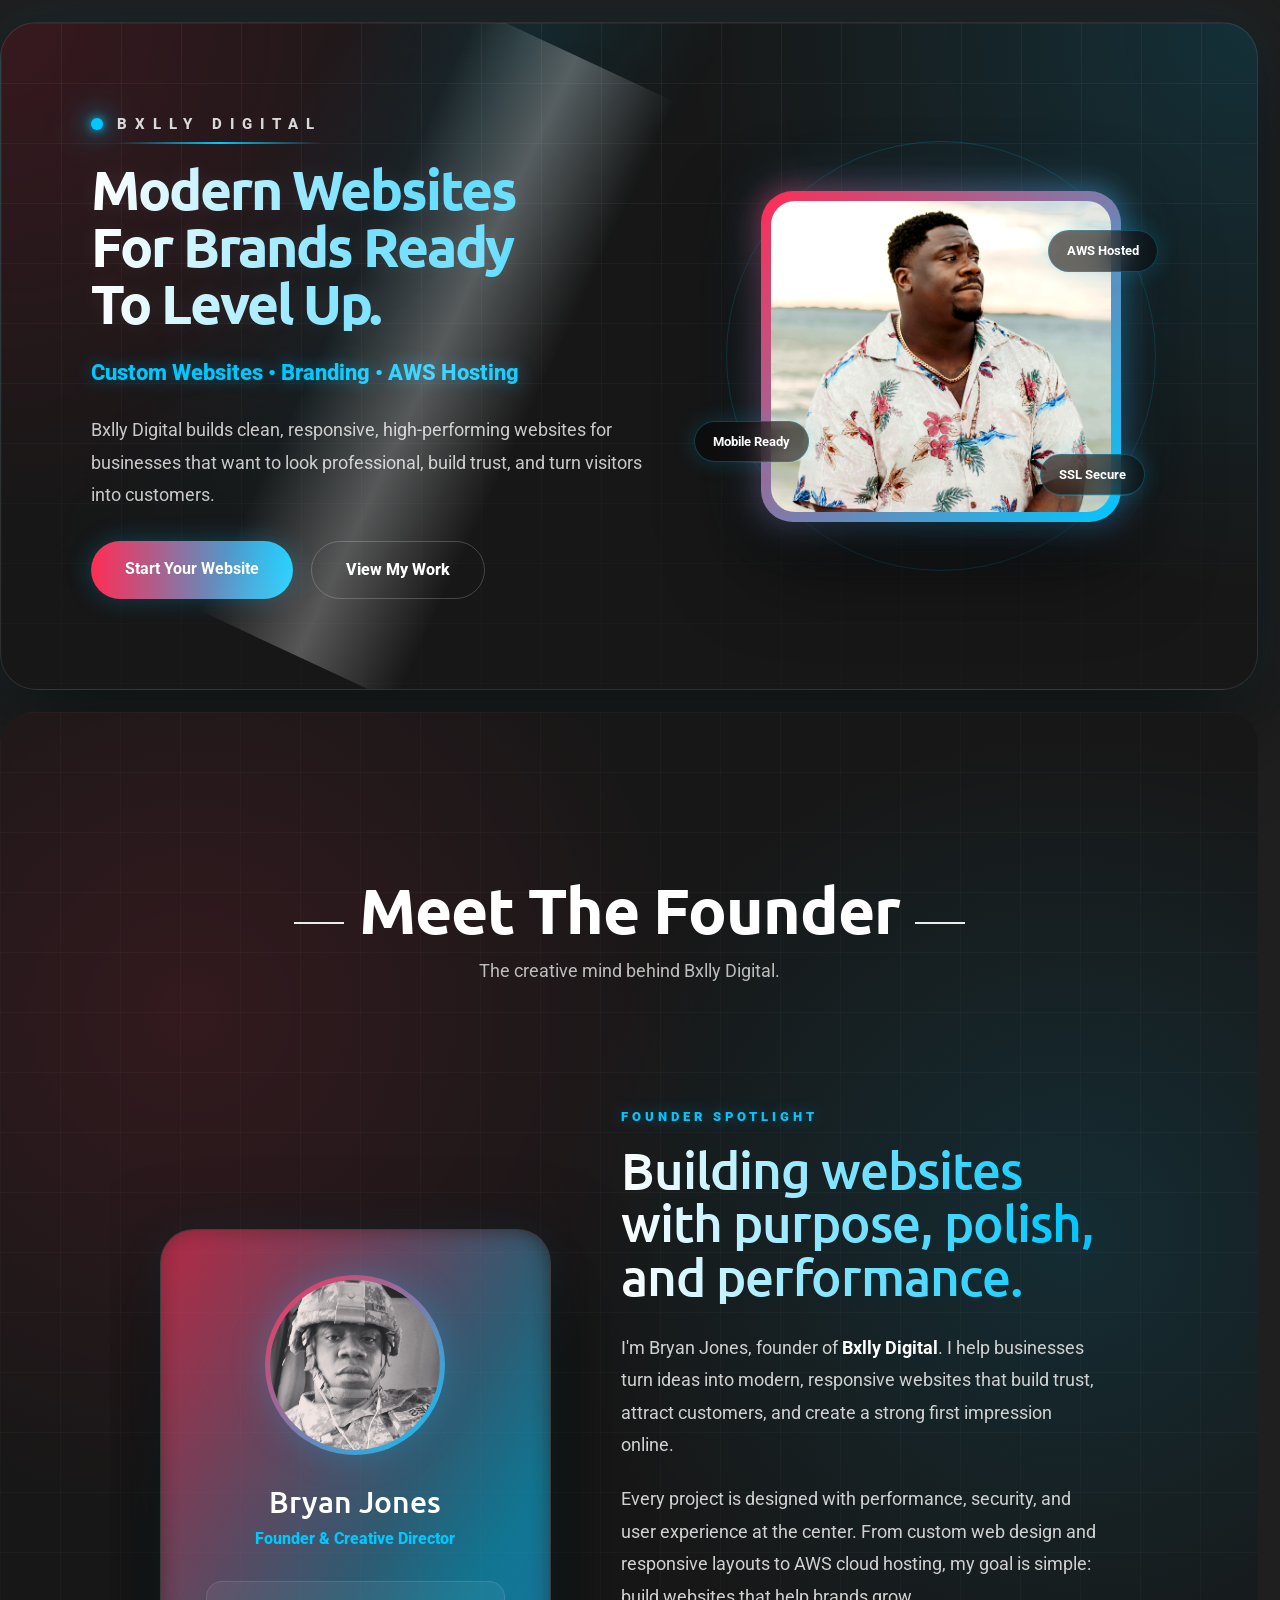
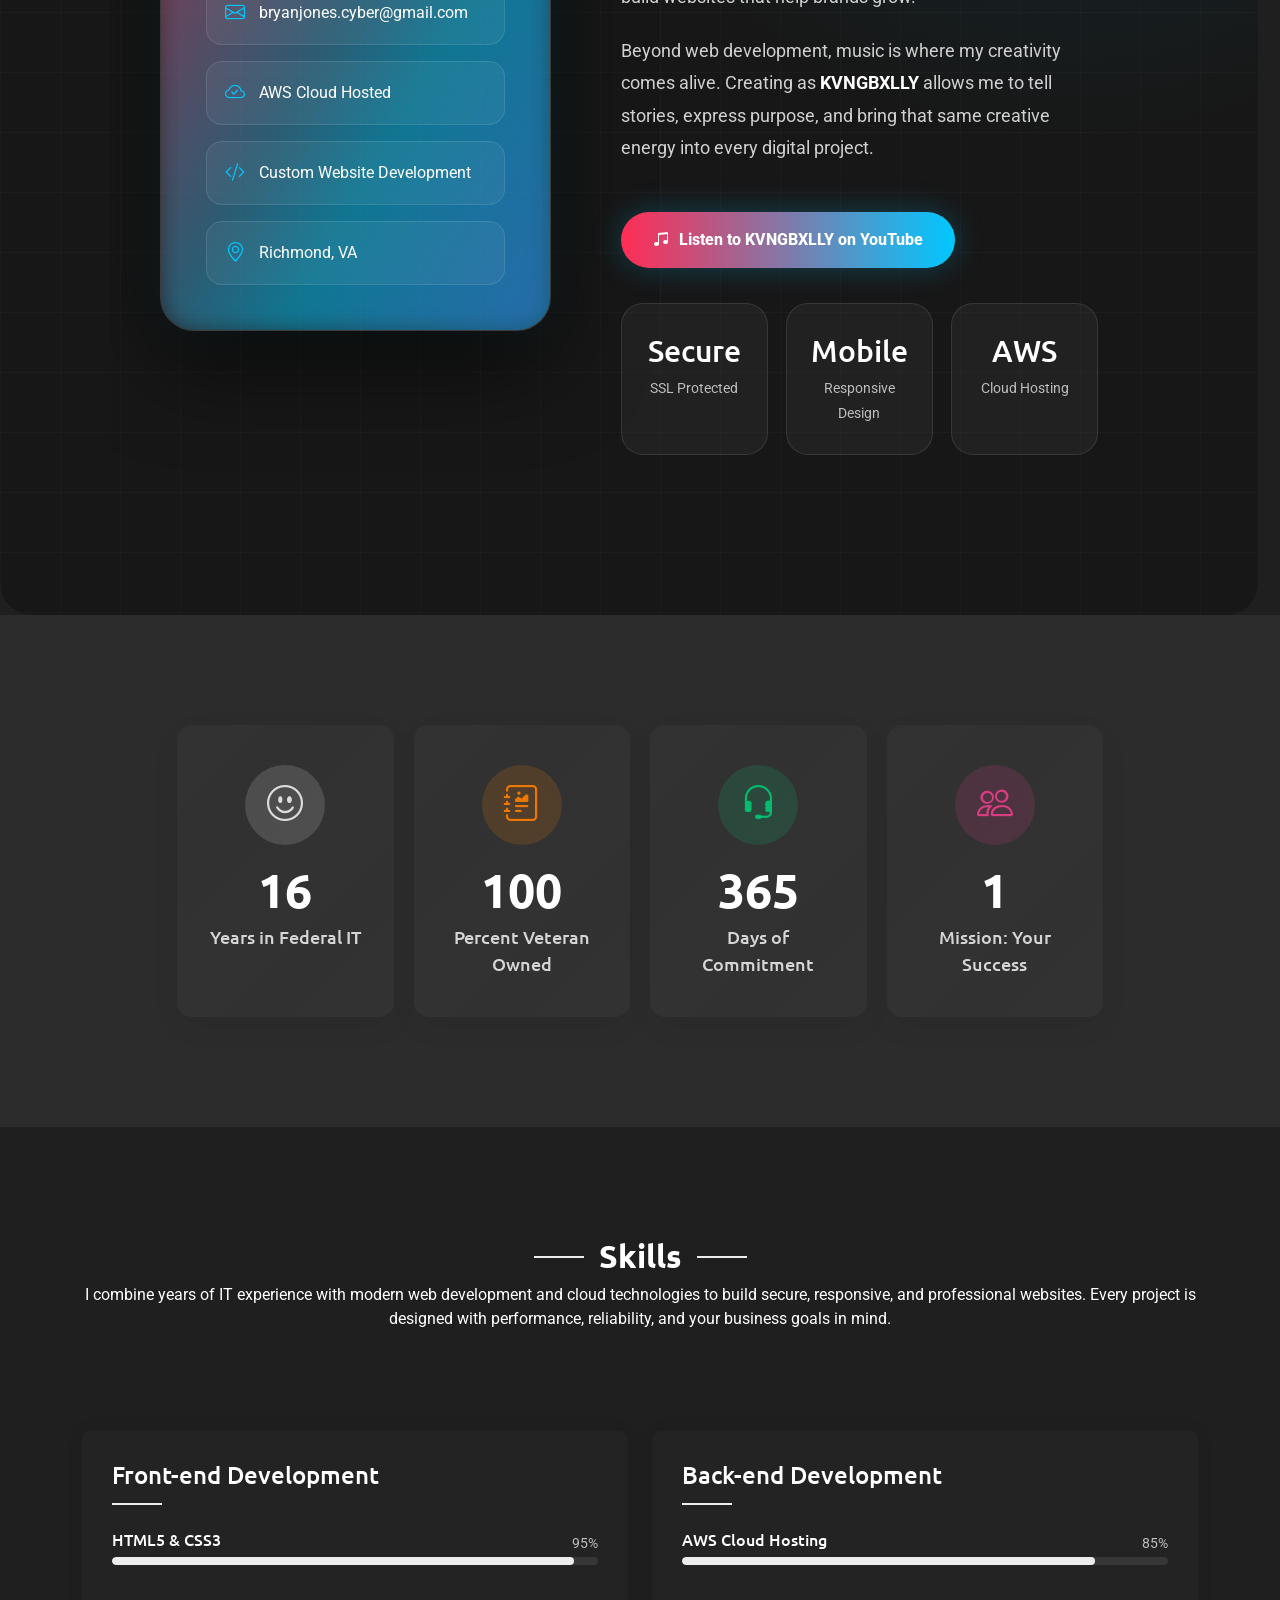
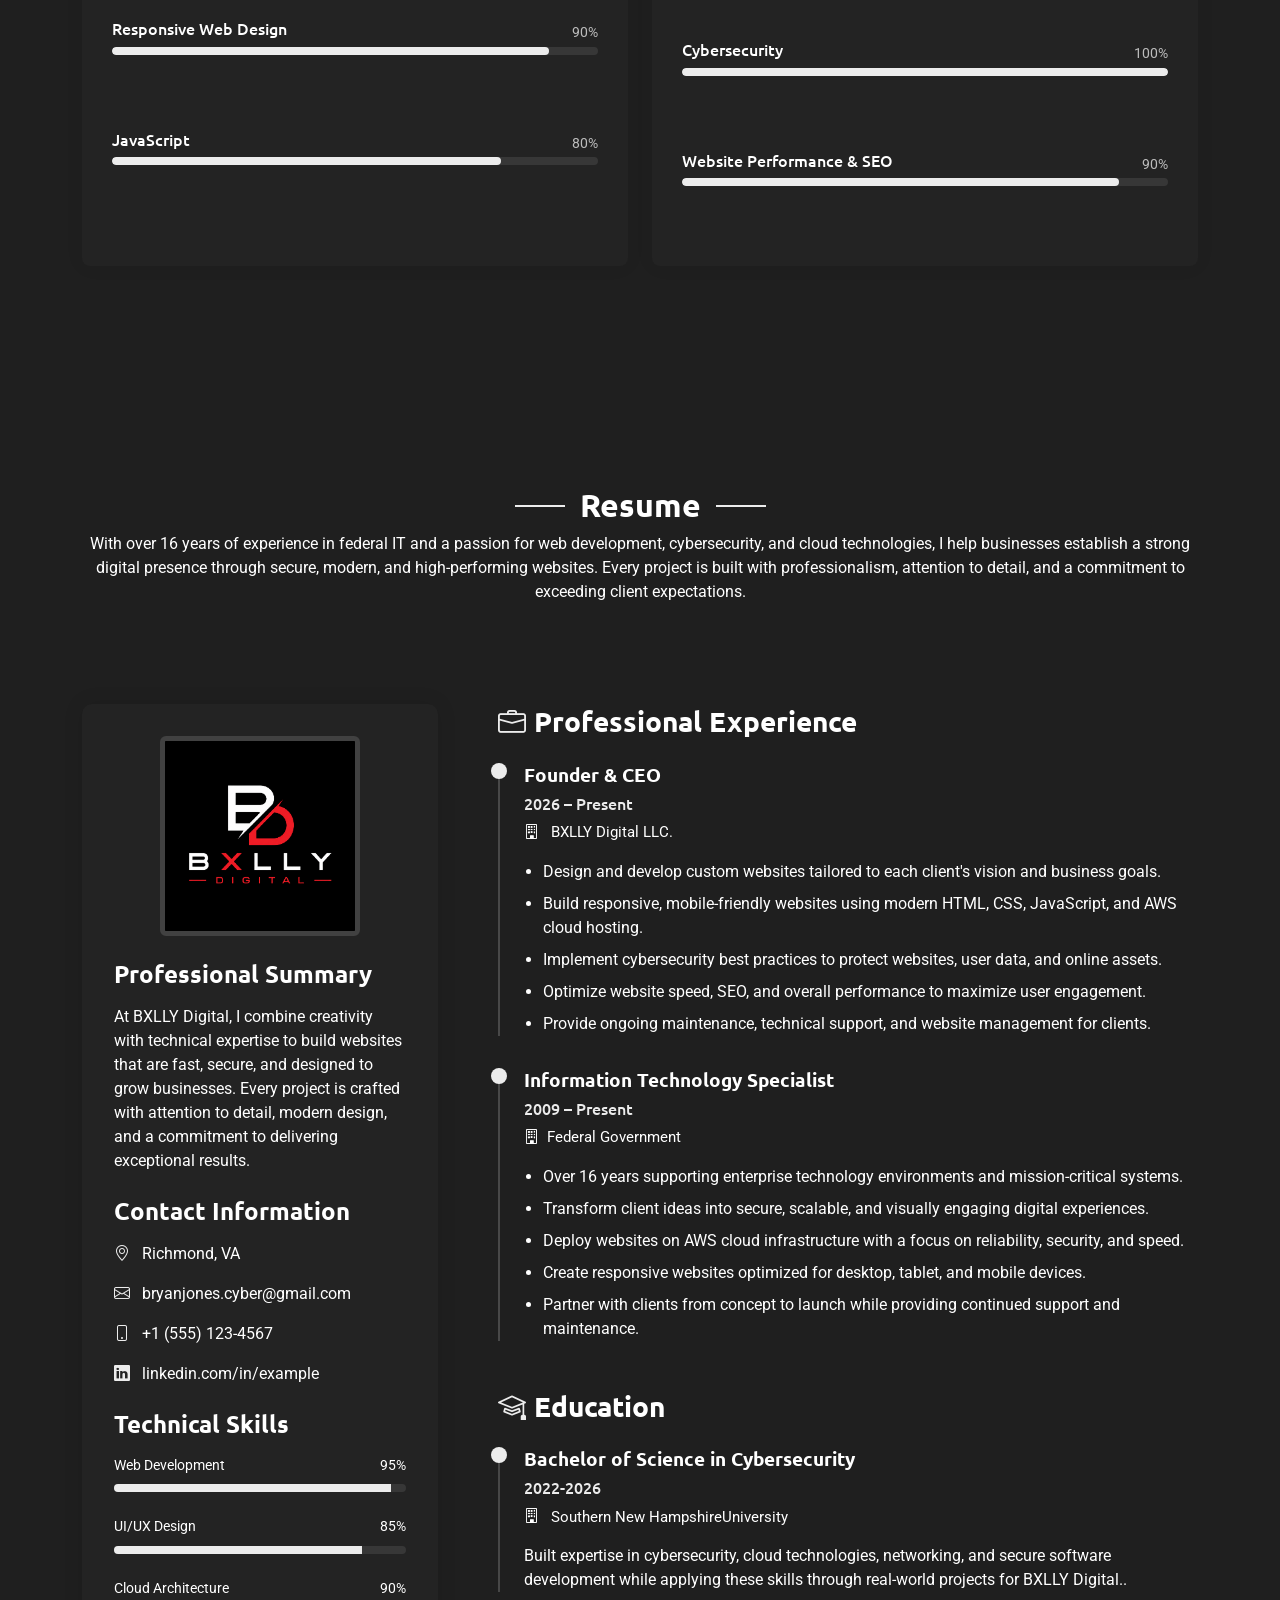
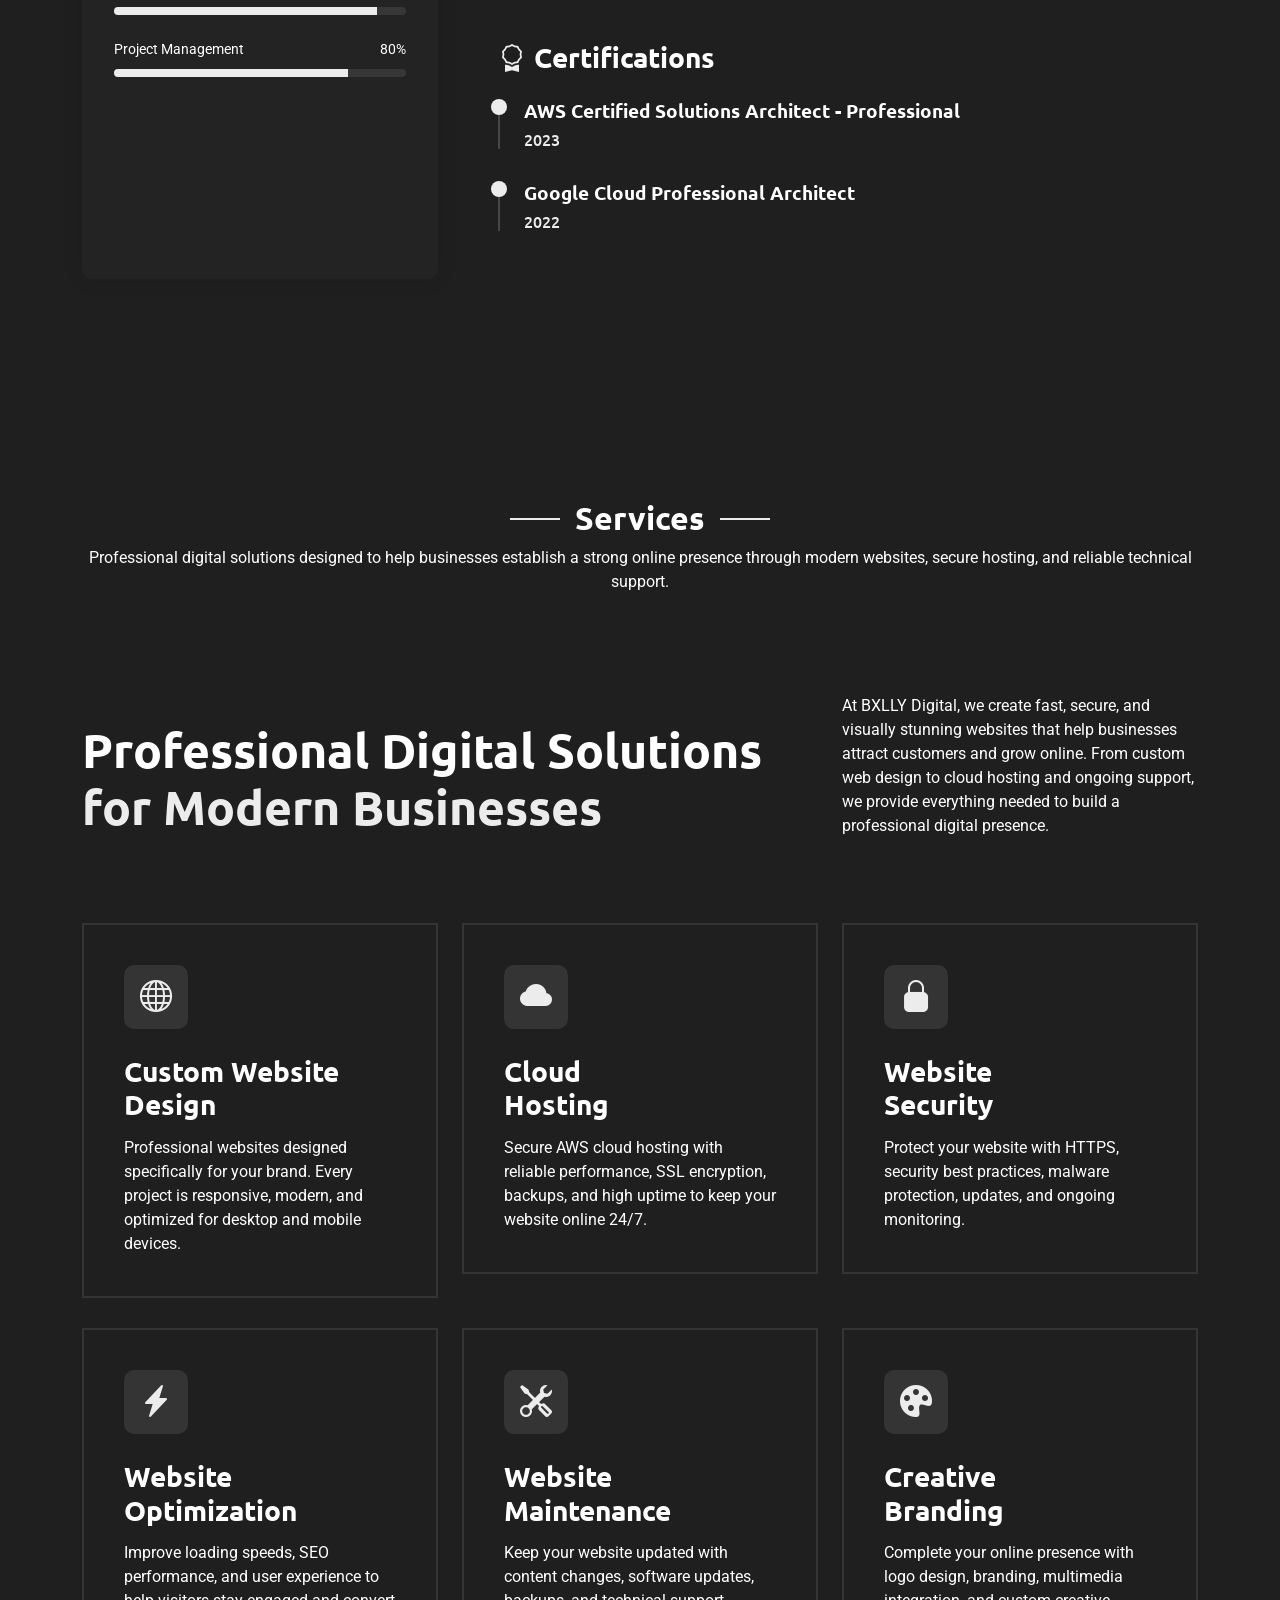
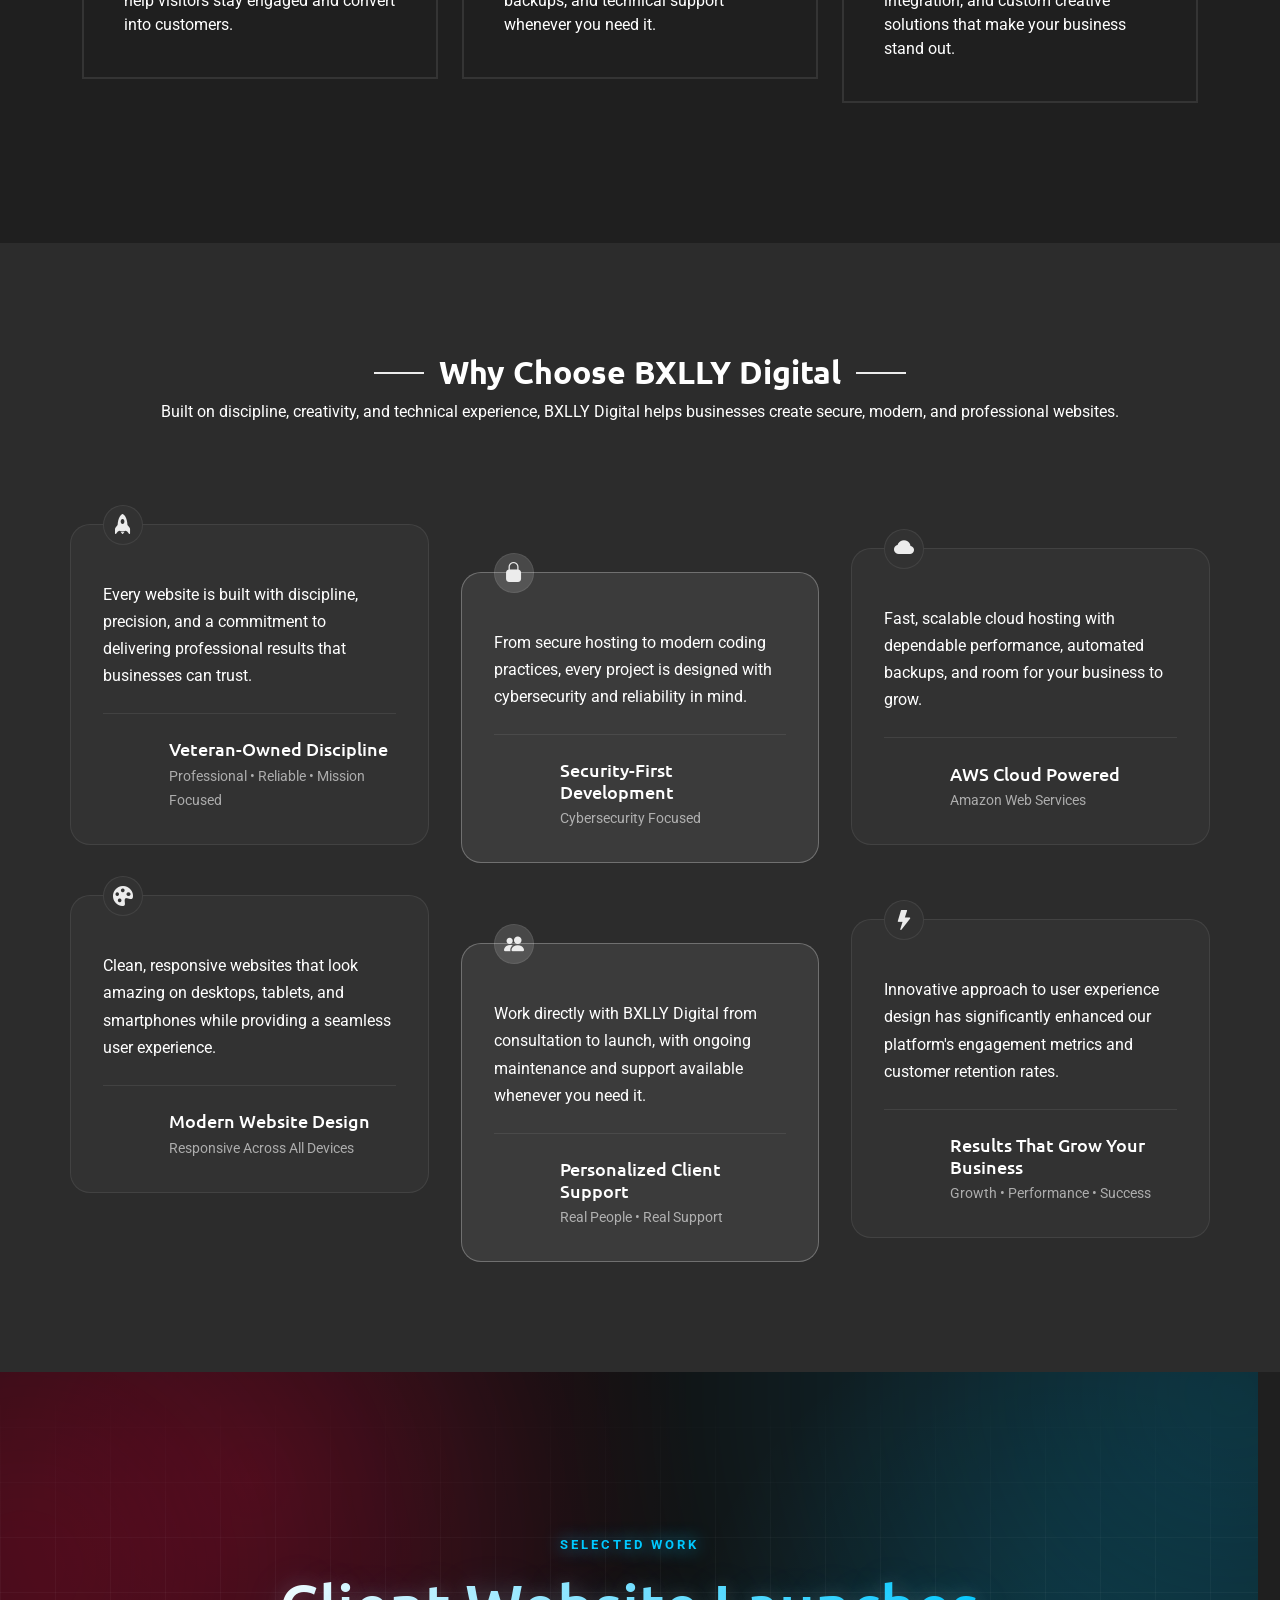
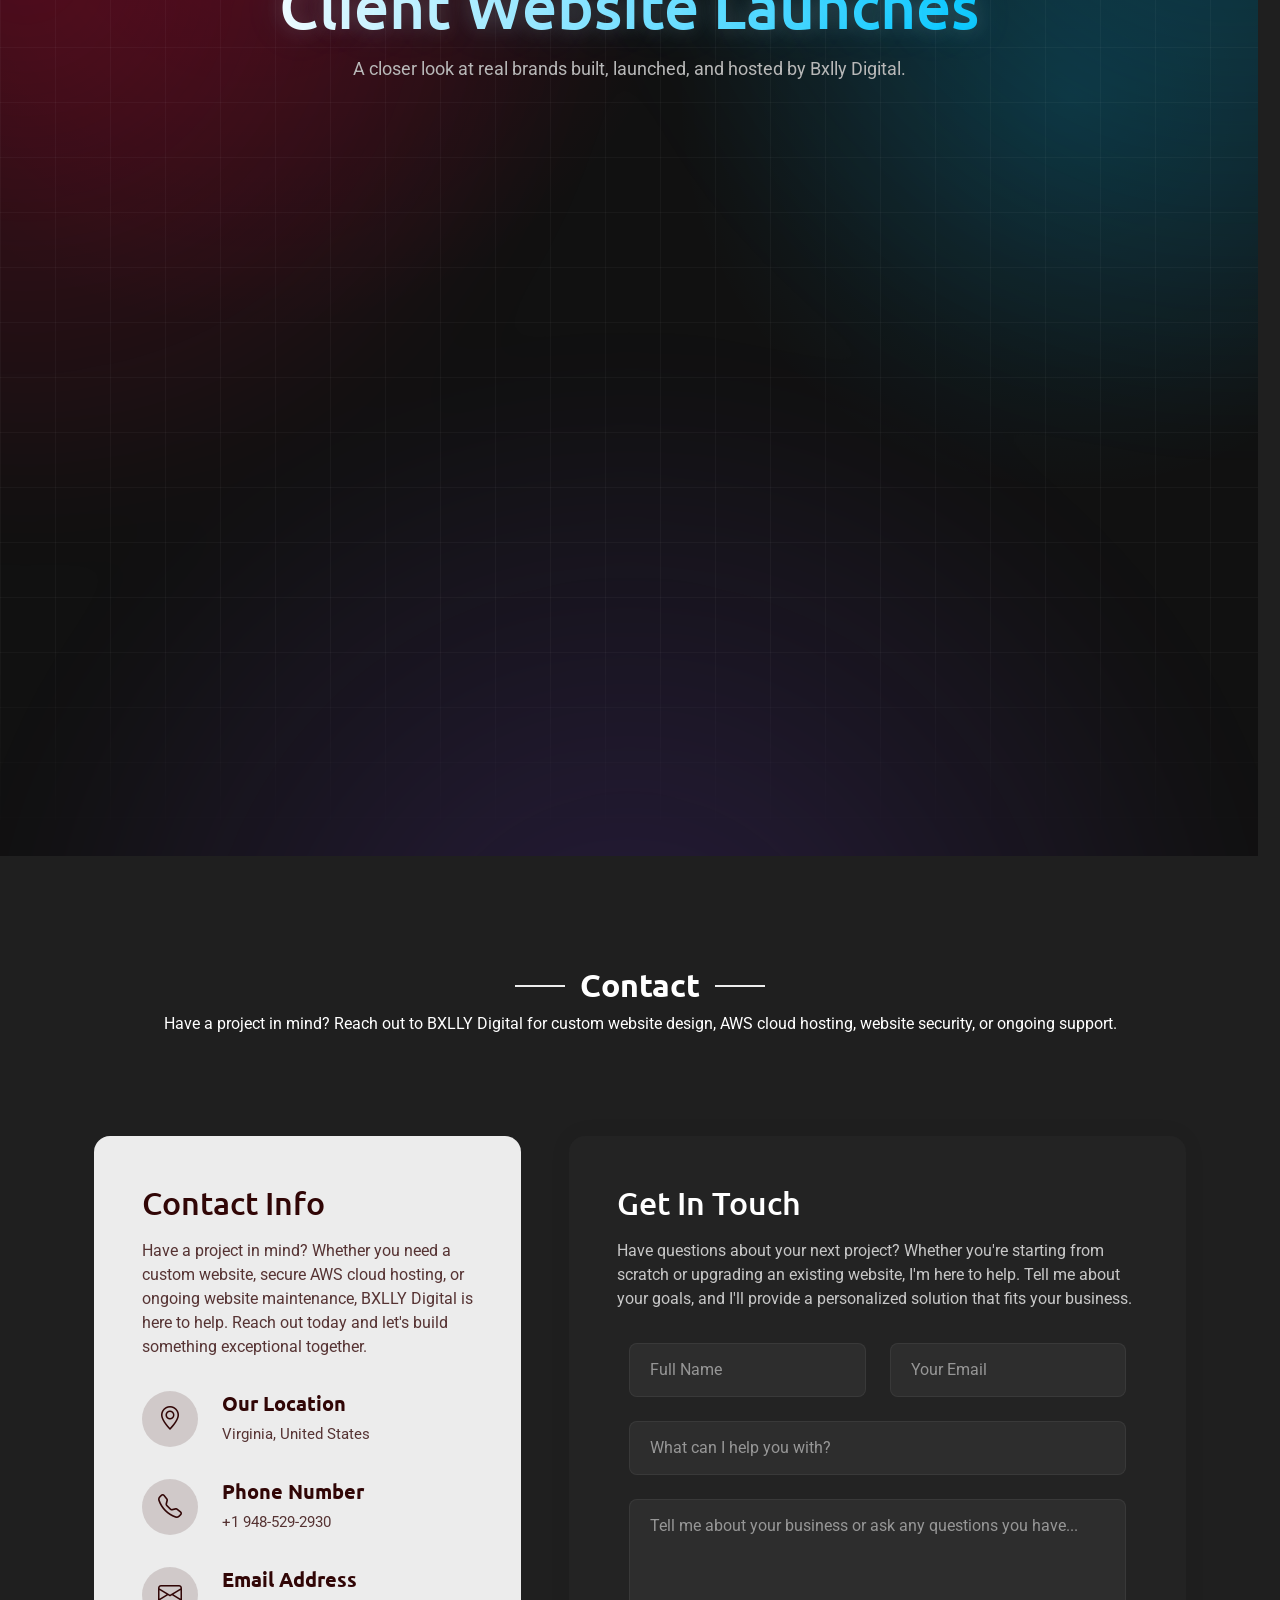
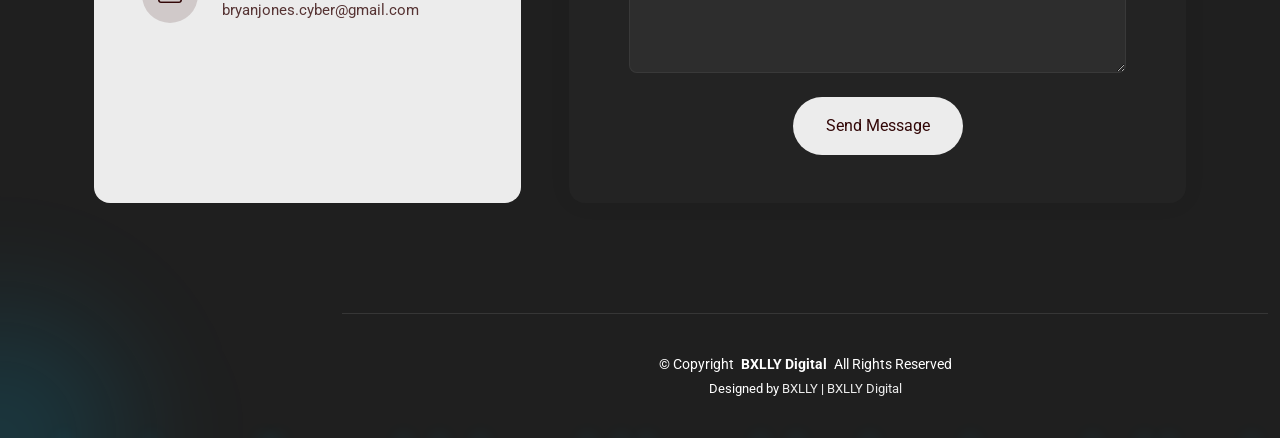
<file: index.html>
<!DOCTYPE html>
<html lang="en">

<head>
  <meta charset="utf-8">
  <meta content="width=device-width, initial-scale=1.0" name="viewport">
  <title>BXLLY Digital</title>
  <meta name="description" content="">
  <meta name="keywords" content="">

  <!-- Favicons -->
 <link rel="icon" type="image/png" href="assets/img/bxlly_digital_logo.png/Bxlly_Digital_Logo.png">
<link rel="apple-touch-icon" href="assets/img/bxlly_digital_logo.png/Bxlly_Digital_Logo.png">

  <!-- Fonts -->
  <link href="https://fonts.googleapis.com" rel="preconnect">
  <link href="https://fonts.gstatic.com" rel="preconnect" crossorigin>
  <link href="https://fonts.googleapis.com/css2?family=Roboto:ital,wght@0,100;0,300;0,400;0,500;0,700;0,900;1,100;1,300;1,400;1,500;1,700;1,900&family=Ubuntu:ital,wght@0,300;0,400;0,500;0,700;1,300;1,400;1,500;1,700&family=Nunito:ital,wght@0,200;0,300;0,400;0,500;0,600;0,700;0,800;0,900;1,200;1,300;1,400;1,500;1,600;1,700;1,800;1,900&display=swap" rel="stylesheet">

  <!-- Vendor CSS Files -->
  <link href="assets/vendor/bootstrap/css/bootstrap.min.css" rel="stylesheet">
  <link href="assets/vendor/bootstrap-icons/bootstrap-icons.css" rel="stylesheet">
  <link href="assets/vendor/aos/aos.css" rel="stylesheet">
  <link href="assets/vendor/glightbox/css/glightbox.min.css" rel="stylesheet">
  <link href="assets/vendor/swiper/swiper-bundle.min.css" rel="stylesheet">

  <!-- Main CSS File -->
  <link href="assets/css/main.css" rel="stylesheet">

  
</head>

<body class="index-page">

  <header id="header" class="header dark-background d-flex flex-column justify-content-center">
    <i class="header-toggle d-xl-none bi bi-list"></i>
    <div class="site-logo">
  <img src="assets/img/bxlly_digital_logo.png/Bxlly_Digital_Logo.png" alt="BXLLY Digital Logo" class="site-logo-img">

    <div class="header-container d-flex flex-column align-items-start">
      <nav id="navmenu" class="navmenu">
        <ul>
          <li><a href="#hero" class="active"><i class="bi bi-house navicon"></i>Home</a></li>
          <li><a href="#about"><i class="bi bi-person navicon"></i> About</a></li>
          <li><a href="#resume"><i class="bi bi-file-earmark-text navicon"></i> Resume</a></li>
          <li><a href="#services"><i class="bi bi-hdd-stack navicon"></i> Services</a></li>
         <li><a href="#contact"><i class="bi bi-envelope navicon"></i> Contact</a></li>
        </ul>
      </nav>

    </div>

  </header>

  <main class="main">

    <!-- Hero Section -->
<section id="hero" class="bxlly-hero">

  <div class="hero-content">

    <div class="hero-brand">
    <span class="brand-dot"></span>
    <span class="brand-text">BXLLY DIGITAL</span>
</div>

    <h1>
      Modern Websites<br>
      For Brands Ready<br>
      To Level Up.
    </h1>

    <p class="hero-services">
      Custom Websites • Branding • AWS Hosting
    </p>

    <p class="hero-description">
      Bxlly Digital builds clean, responsive, high-performing websites for businesses
      that want to look professional, build trust, and turn visitors into customers.
    </p>

    <div class="hero-buttons">
      <a href="#contact" class="hero-main-btn">Start Your Website</a>
      <a href="#projects" class="hero-secondary-btn">View My Work</a>
    </div>

  </div>

  <div class="hero-photo-wrap">

    <div class="photo-orbit"></div>

    <div class="hero-photo-card">
      <img src="assets/img/profile/IMG_0165.jpeg" alt="Bryan Jones">
    </div>

    <div class="floating-badge badge-one">AWS Hosted</div>
    <div class="floating-badge badge-two">Mobile Ready</div>
    <div class="floating-badge badge-three">SSL Secure</div>

  </div>

</section>    

 <section id="about" class="about section">

  <div class="container">

    <div class="section-title">
      <h2>Meet The Founder</h2>
      <p>The creative mind behind Bxlly Digital.</p>
    </div>

    <div class="founder-wrap">

      <div class="founder-card">
        <div class="founder-img">
          <img src="assets/img/profile/IMG_3735.jpeg" alt="Bryan Jones">
        </div>

        <h3>Bryan Jones</h3>
        <p class="founder-role">Founder & Creative Director</p>

        <div class="founder-info">
          <div>
            <i class="bi bi-envelope"></i>
            <span>bryanjones.cyber@gmail.com</span>
          </div>

          <div>
            <i class="bi bi-cloud-check"></i>
            <span>AWS Cloud Hosted</span>
          </div>

          <div>
            <i class="bi bi-code-slash"></i>
            <span>Custom Website Development</span>
          </div>

          <div>
            <i class="bi bi-geo-alt"></i>
            <span>Richmond, VA</span>
          </div>
        </div>
      </div>

      <div class="founder-content">
        <span class="about-tag">Founder Spotlight</span>

        <h2>Building websites with purpose, polish, and performance.</h2>

        <p>
          I'm Bryan Jones, founder of <strong>Bxlly Digital</strong>. I help businesses
          turn ideas into modern, responsive websites that build trust, attract customers,
          and create a strong first impression online.
        </p>

        <p>
          Every project is designed with performance, security, and user experience at the
          center. From custom web design and responsive layouts to AWS cloud hosting, my
          goal is simple: build websites that help brands grow.
        </p>

        <p>
          Beyond web development, music is where my creativity comes alive. Creating as
          <strong>KVNGBXLLY</strong> allows me to tell stories, express purpose, and bring
          that same creative energy into every digital project.
        </p>

        <a href="https://youtube.com/@KVNGBXLLY" target="_blank" class="music-btn">
          <i class="bi bi-music-note-beamed"></i>
          Listen to KVNGBXLLY on YouTube
        </a>

        <div class="founder-stats">
          <div>
            <h4>Secure</h4>
            <p>SSL Protected</p>
          </div>

          <div>
            <h4>Mobile</h4>
            <p>Responsive Design</p>
          </div>

          <div>
            <h4>AWS</h4>
            <p>Cloud Hosting</p>
          </div>
        </div>
      </div>

    </div>

  </div>

</section>   

    <!-- Stats Section -->
    <section id="stats" class="stats section light-background">

      <div class="container" data-aos="fade-up" data-aos-delay="100">

        <div class="row justify-content-center">
          <div class="col-lg-10">
            <div class="stats-wrapper">
              <div class="stats-item" data-aos="zoom-in" data-aos-delay="150">
                <div class="icon-wrapper">
                  <i class="bi bi-emoji-smile"></i>
                </div>
                <span data-purecounter-start="0" data-purecounter-end="16" data-purecounter-duration="1" class="purecounter"></span>
                <p>Years in Federal IT</p>
              </div><!-- End Stats Item -->

              <div class="stats-item" data-aos="zoom-in" data-aos-delay="200">
                <div class="icon-wrapper">
                  <i class="bi bi-journal-richtext"></i>
                </div>
                <span data-purecounter-start="0" data-purecounter-end="100" data-purecounter-duration="1" class="purecounter"></span>
                <p>Percent Veteran Owned</p>
              </div><!-- End Stats Item -->

              <div class="stats-item" data-aos="zoom-in" data-aos-delay="250">
                <div class="icon-wrapper">
                  <i class="bi bi-headset"></i>
                </div>
                <span data-purecounter-start="0" data-purecounter-end="365" data-purecounter-duration="1" class="purecounter"></span>
                <p>Days of Commitment</p>
              </div><!-- End Stats Item -->

              <div class="stats-item" data-aos="zoom-in" data-aos-delay="300">
                <div class="icon-wrapper">
                  <i class="bi bi-people"></i>
                </div>
                <span data-purecounter-start="0" data-purecounter-end="1" data-purecounter-duration="1" class="purecounter"></span>
                <p>Mission: Your Success</p>
              </div><!-- End Stats Item -->
            </div>
          </div>
        </div>

      </div>

    </section><!-- /Stats Section -->

    <!-- Skills Section -->
    <section id="skills" class="skills section">

      <!-- Section Title -->
      <div class="container section-title" data-aos="fade-up">
        <h2>Skills</h2>
        <p>I combine years of IT experience with modern web development and cloud technologies to build secure, responsive, and professional websites. Every project is designed with performance, reliability, and your business goals in mind.</p>
      </div><!-- End Section Title -->

      <div class="container" data-aos="fade-up" data-aos-delay="100">

        <div class="row">
          <div class="col-lg-6">
            <div class="skills-category" data-aos="fade-up" data-aos-delay="200">
              <h3>Front-end Development</h3>
              <div class="skills-animation">
                <div class="skill-item">
                  <div class="d-flex justify-content-between align-items-center">
                    <h4>HTML5 & CSS3</h4>
                    <span class="skill-percentage">95%</span>
                  </div>
                  <div class="progress">
                    <div class="progress-bar" role="progressbar" aria-valuenow="95" aria-valuemin="0" aria-valuemax="100"></div>
                  </div>
                  <div class="skill-tooltip">Expert level knowledge of semantic HTML5 and modern CSS3 techniques</div>
                </div>

                <div class="skill-item">
                  <div class="d-flex justify-content-between align-items-center">
                    <h4>Responsive Web Design</h4>
                    <span class="skill-percentage">90%</span>
                  </div>
                  <div class="progress">
                    <div class="progress-bar" role="progressbar" aria-valuenow="90" aria-valuemin="0" aria-valuemax="100"></div>
                  </div>
                 <div class="skill-tooltip">Creating responsive websites that look and perform flawlessly on desktops, tablets, and mobile devices.</div>
                </div>

                <div class="skill-item">
                  <div class="d-flex justify-content-between align-items-center">
                    <h4>JavaScript</h4>
                    <span class="skill-percentage">80%</span>
                  </div>
                  <div class="progress">
                    <div class="progress-bar" role="progressbar" aria-valuenow="80" aria-valuemin="0" aria-valuemax="100"></div>
                  </div>
                  <div class="skill-tooltip">Creating responsive websites that look and perform flawlessly on desktops, tablets, and mobile devices.</div>
                </div>
              </div>
            </div><!-- End Frontend Skills -->
          </div>

          <div class="col-lg-6">
            <div class="skills-category" data-aos="fade-up" data-aos-delay="300">
              <h3>Back-end Development</h3>
              <div class="skills-animation">
                <div class="skill-item">
                  <div class="d-flex justify-content-between align-items-center">
                    <h4>AWS Cloud Hosting</h4>
                    <span class="skill-percentage">85%</span>
                  </div>
                  <div class="progress">
                    <div class="progress-bar" role="progressbar" aria-valuenow="85" aria-valuemin="0" aria-valuemax="100"></div>
                  </div>
                  <div class="skill-tooltip">Deploying secure, scalable, and reliable websites on Amazon Web Services with fast performance and high availability.</div>
                </div>

                <div class="skill-item">
                  <div class="d-flex justify-content-between align-items-center">
                    <h4>Cybersecurity</h4>
                    <span class="skill-percentage">100%</span>
                  </div>
                  <div class="progress">
                    <div class="progress-bar" role="progressbar" aria-valuenow="100" aria-valuemin="0" aria-valuemax="100"></div>
                  </div>
                  <div class="skill-tooltip">Implementing security best practices to help protect websites, user data, and cloud environments from common cyber threats.</div>
                </div>

                <div class="skill-item">
                  <div class="d-flex justify-content-between align-items-center">
                    <h4>Website Performance & SEO</h4>
                    <span class="skill-percentage">90%</span>
                  </div>
                  <div class="progress">
                    <div class="progress-bar" role="progressbar" aria-valuenow="90" aria-valuemin="0" aria-valuemax="100"></div>
                  </div>
                  <div class="skill-tooltip">Optimizing websites for speed, responsiveness, and search engine performance to deliver an exceptional user experience.</div>
                </div>
              </div>
            </div><!-- End Backend Skills -->
          </div>
        </div>

      </div>

    </section><!-- /Skills Section -->

    <!-- Resume Section -->
    <section id="resume" class="resume section">

      <!-- Section Title -->
      <div class="container section-title" data-aos="fade-up">
        <h2>Resume</h2>
        <p>With over 16 years of experience in federal IT and a passion for web development, cybersecurity, and cloud technologies, I help businesses establish a strong digital presence through secure, modern, and high-performing websites. Every project is built with professionalism, attention to detail, and a commitment to exceeding client expectations.</p>
      </div><!-- End Section Title -->

      <div class="container" data-aos="fade-up" data-aos-delay="100">

        <div class="row gy-4">
          <!-- Left column with summary and contact -->
          <div class="col-lg-4">
            <div class="resume-side" data-aos="fade-right" data-aos-delay="100">
              <div class="profile-img mb-4">
                <img src="assets/img/bxlly_digital_logo.png/Bxlly_Digital_Logo.png" alt="Profile" class="img-fluid rounded">
              </div>

              <h3>Professional Summary</h3>
              <p>At BXLLY Digital, I combine creativity with technical expertise to build websites that are fast, secure, and designed to grow businesses. Every project is crafted with attention to detail, modern design, and a commitment to delivering exceptional results.</p>

              <h3 class="mt-4">Contact Information</h3>
              <ul class="contact-info list-unstyled">
                <li><i class="bi bi-geo-alt"></i> Richmond, VA</li>
                <li><i class="bi bi-envelope"></i> bryanjones.cyber@gmail.com</li>
                <li><i class="bi bi-phone"></i> +1 (555) 123-4567</li>
                <li><i class="bi bi-linkedin"></i> linkedin.com/in/example</li>
              </ul>

              <div class="skills-animation mt-4">
                <h3>Technical Skills</h3>
                <div class="skill-item">
                  <div class="d-flex justify-content-between">
                    <span>Web Development</span>
                    <span>95%</span>
                  </div>
                  <div class="progress">
                    <div class="progress-bar" role="progressbar" aria-valuenow="95" aria-valuemin="0" aria-valuemax="100"></div>
                  </div>
                </div>

                <div class="skill-item">
                  <div class="d-flex justify-content-between">
                    <span>UI/UX Design</span>
                    <span>85%</span>
                  </div>
                  <div class="progress">
                    <div class="progress-bar" role="progressbar" aria-valuenow="85" aria-valuemin="0" aria-valuemax="100"></div>
                  </div>
                </div>

                <div class="skill-item">
                  <div class="d-flex justify-content-between">
                    <span>Cloud Architecture</span>
                    <span>90%</span>
                  </div>
                  <div class="progress">
                    <div class="progress-bar" role="progressbar" aria-valuenow="90" aria-valuemin="0" aria-valuemax="100"></div>
                  </div>
                </div>

                <div class="skill-item">
                  <div class="d-flex justify-content-between">
                    <span>Project Management</span>
                    <span>80%</span>
                  </div>
                  <div class="progress">
                    <div class="progress-bar" role="progressbar" aria-valuenow="80" aria-valuemin="0" aria-valuemax="100"></div>
                  </div>
                </div>
              </div>
            </div>
          </div>

          <!-- Right column with experience and education -->
          <div class="col-lg-8 ps-4 ps-lg-5">
            <!-- Experience Section -->
            <div class="resume-section" data-aos="fade-up">
              <h3><i class="bi bi-briefcase me-2"></i>Professional Experience</h3>

              <div class="resume-item">
                <h4>Founder & CEO</h4>
                <h5>2026 – Present</h5>
                <p class="company"><i class="bi bi-building"></i> BXLLY Digital LLC.</p>
                <ul>
                  <li>Design and develop custom websites tailored to each client's vision and business goals.</li>
                  <li>Build responsive, mobile-friendly websites using modern HTML, CSS, JavaScript, and AWS cloud hosting.</li>
                  <li>Implement cybersecurity best practices to protect websites, user data, and online assets.</li>
                  <li>Optimize website speed, SEO, and overall performance to maximize user engagement.</li>
                  <li>Provide ongoing maintenance, technical support, and website management for clients.</li>
                </ul>
              </div>

              <div class="resume-item">
                <h4>Information Technology Specialist</h4>
                <h5>2009 – Present</h5>
                <p class="company"><i class="bi bi-building"></i>Federal Government</p>
                <ul>
                  <li>Over 16 years supporting enterprise technology environments and mission-critical systems.</li>
                  <li>Transform client ideas into secure, scalable, and visually engaging digital experiences.</li>
                  <li>Deploy websites on AWS cloud infrastructure with a focus on reliability, security, and speed.</li>
                  <li>Create responsive websites optimized for desktop, tablet, and mobile devices.</li>
                  <li>Partner with clients from concept to launch while providing continued support and maintenance.</li>
                </ul>
              </div>
            </div>

            <!-- Education Section -->
            <div class="resume-section" data-aos="fade-up" data-aos-delay="100">
              <h3><i class="bi bi-mortarboard me-2"></i>Education</h3>

              <div class="resume-item">
                <h4>Bachelor of Science in Cybersecurity</h4>
                <h5>2022-2026</h5>
                <p class="company"><i class="bi bi-building"></i> Southern New HampshireUniversity</p>
                <p>Built expertise in cybersecurity, cloud technologies, networking, and secure software development while applying these skills through real-world projects for BXLLY Digital..</p>
              </div>

             
            </div>

            <!-- Certifications Section -->
            <div class="resume-section" data-aos="fade-up" data-aos-delay="200">
              <h3><i class="bi bi-award me-2"></i>Certifications</h3>

              <div class="resume-item">
                <h4>AWS Certified Solutions Architect - Professional</h4>
                <h5>2023</h5>
              </div>

              <div class="resume-item">
                <h4>Google Cloud Professional Architect</h4>
                <h5>2022</h5>
              </div>
            </div>
          </div>
        </div>

      </div>

    </section><!-- /Resume Section -->
   


    <!-- Services Section -->
    <section id="services" class="services section">

      <!-- Section Title -->
      <div class="container section-title" data-aos="fade-up">
        <h2>Services</h2>
        <p>Professional digital solutions designed to help businesses establish a strong online presence through modern websites, secure hosting, and reliable technical support.</p>
      </div><!-- End Section Title -->

      <div class="container" data-aos="fade-up" data-aos-delay="100">

        <div class="service-header">
          <div class="row align-items-center">
            <div class="col-lg-8 col-md-12">
              <div class="service-intro">
                <h2 class="service-heading">
                  <div>Professional Digital Solutions</div>
                  <div><span>for Modern Businesses</span></div>
                </h2>
              </div>
            </div>
            <div class="col-lg-4 col-md-12">
              <div class="service-summary">
                <p>
                  At BXLLY Digital, we create fast, secure, and visually stunning websites that help businesses attract customers and grow online. From custom web design to cloud hosting and ongoing support, we provide everything needed to build a professional digital presence.
                </p>
                
              </div>
            </div>
          </div>
        </div>

        <div class="row justify-content-center">
          <div class="col-lg-4 col-md-6" data-aos="fade-up" data-aos-delay="100">
            <div class="service-card position-relative z-1">
              <div class="service-icon">
                <i class="bi bi-globe"></i>
              </div>
              <a href="service-details.html" class="card-action d-flex align-items-center justify-content-center rounded-circle">
                <i class="bi bi-arrow-up-right"></i>
              </a>
              <h3>
                <a href="service-details.html">
                  Custom Website <span>Design</span>
                </a>
              </h3>
              <p>
                Professional websites designed specifically for your brand. Every project is responsive, modern, and optimized for desktop and mobile devices.
              </p>
            </div>
          </div>
          <div class="col-lg-4 col-md-6" data-aos="fade-up" data-aos-delay="200">
            <div class="service-card position-relative z-1">
              <div class="service-icon">
                <i class="bi bi-cloud-fill"></i>
              </div>
              <a href="service-details.html" class="card-action d-flex align-items-center justify-content-center rounded-circle">
                <i class="bi  bi-arrow-up-right"></i>
              </a>
              <h3>
                <a href="service-details.html">
                  Cloud <span>Hosting</span>
                </a>
              </h3>
              <p>
                Secure AWS cloud hosting with reliable performance, SSL encryption, backups, and high uptime to keep your website online 24/7.
              </p>
            </div>
          </div>
          <div class="col-lg-4 col-md-6" data-aos="fade-up" data-aos-delay="300">
            <div class="service-card position-relative z-1">
              <div class="service-icon">
                <i class="bi bi-lock-fill"></i>
              </div>
              <a href="service-details.html" class="card-action d-flex align-items-center justify-content-center rounded-circle">
                <i class="bi bi-arrow-up-right"></i>
              </a>
              <h3>
                <a href="service-details.html">
                  Website <span>Security</span>
                </a>
              </h3>
              <p>
               Protect your website with HTTPS, security best practices, malware protection, updates, and ongoing monitoring.
              </p>
            </div>
          </div>
          <div class="col-lg-4 col-md-6" data-aos="fade-up" data-aos-delay="100">
            <div class="service-card position-relative z-1">
              <div class="service-icon">
                <i class="bi bi-lightning-charge-fill"></i>
              </div>
              <a href="service-details.html" class="card-action d-flex align-items-center justify-content-center rounded-circle">
                <i class="bi bi-arrow-up-right"></i>
              </a>
              <h3>
                <a href="service-details.html">
                  Website <span>Optimization</span>
                </a>
              </h3>
              <p>
                Improve loading speeds, SEO performance, and user experience to help visitors stay engaged and convert into customers.
              </p>
            </div>
          </div>
          <div class="col-lg-4 col-md-6" data-aos="fade-up" data-aos-delay="200">
            <div class="service-card position-relative z-1">
              <div class="service-icon">
                <i class="bi bi-tools"></i>
              </div>
              <a href="service-details.html" class="card-action d-flex align-items-center justify-content-center rounded-circle">
                <i class="bi bi-arrow-up-right"></i>
              </a>
              <h3>
                <a href="service-details.html">
                  Website <span>Maintenance</span>
                </a>
              </h3>
              <p>
                Keep your website updated with content changes, software updates, backups, and technical support whenever you need it.
              </p>
            </div>
          </div>
          <div class="col-lg-4 col-md-6" data-aos="fade-up" data-aos-delay="300">
            <div class="service-card position-relative z-1">
              <div class="service-icon">
                <i class="bi bi-palette-fill"></i>
              </div>
              <a href="service-details.html" class="card-action d-flex align-items-center justify-content-center rounded-circle">
                <i class="bi bi-arrow-up-right"></i>
              </a>
              <h3>
                <a href="service-details.html">
                  Creative <span>Branding</span>
                </a>
              </h3>
              <p>
                Complete your online presence with logo design, branding, multimedia integration, and custom creative solutions that make your business stand out.
              </p>
            </div>
          </div>
        </div>

      </div>

    </section><!-- /Services Section -->

    <!-- Testimonials Section -->
    <section id="testimonials" class="testimonials section light-background">

      <!-- Section Title -->
      <div class="container section-title" data-aos="fade-up">
        <h2>Why Choose BXLLY Digital</h2>
        <p>Built on discipline, creativity, and technical experience, BXLLY Digital helps businesses create secure, modern, and professional websites.</p>
      </div><!-- End Section Title -->

      <div class="container">

        <div class="testimonial-masonry">

          <div class="testimonial-item" data-aos="fade-up">
            <div class="testimonial-content">
              <div class="quote-pattern">
                <i class="bi bi-rocket-fill"></i>
              </div>
              <p>Every website is built with discipline, precision, and a commitment to delivering professional results that businesses can trust.</p>
              <div class="client-info">
                <div class="client-image">
                 
                </div>
                <div class="client-details">
                  <h3>Veteran-Owned Discipline</h3>
                  <span class="position">Professional • Reliable • Mission Focused</span>
                </div>
              </div>
            </div>
          </div>

          <div class="testimonial-item highlight" data-aos="fade-up" data-aos-delay="100">
            <div class="testimonial-content">
              <div class="quote-pattern">
                <i class="bi bi-lock-fill"></i>
              </div>
              <p>From secure hosting to modern coding practices, every project is designed with cybersecurity and reliability in mind.</p>
              <div class="client-info">
                <div class="client-image">
                  
                </div>
                <div class="client-details">
                  <h3>Security-First Development</h3>
                  <span class="position">Cybersecurity Focused</span>
                </div>
              </div>
            </div>
          </div>

          <div class="testimonial-item" data-aos="fade-up" data-aos-delay="200">
            <div class="testimonial-content">
              <div class="quote-pattern">
                <i class="bi bi-cloud-fill"></i>
              </div>
              <p>Fast, scalable cloud hosting with dependable performance, automated backups, and room for your business to grow.</p>
              <div class="client-info">
                <div class="client-image">
                 
                </div>
                <div class="client-details">
                  <h3>AWS Cloud Powered</h3>
                  <span class="position">Amazon Web Services</span>
                </div>
              </div>
            </div>
          </div>

          <div class="testimonial-item" data-aos="fade-up" data-aos-delay="300">
            <div class="testimonial-content">
              <div class="quote-pattern">
                <i class="bi bi-palette-fill"></i>
              </div>
              <p>Clean, responsive websites that look amazing on desktops, tablets, and smartphones while providing a seamless user experience.</p>
              <div class="client-info">
                <div class="client-image">
                 
                </div>
                <div class="client-details">
                  <h3>Modern Website Design</h3>
                  <span class="position">Responsive Across All Devices</span>
                </div>
              </div>
            </div>
          </div>

          <div class="testimonial-item highlight" data-aos="fade-up" data-aos-delay="400">
            <div class="testimonial-content">
              <div class="quote-pattern">
                <i class="bi bi-people-fill"></i>
              </div>
              <p>Work directly with BXLLY Digital from consultation to launch, with ongoing maintenance and support available whenever you need it.</p>
              <div class="client-info">
                <div class="client-image">
                  
                </div>
                <div class="client-details">
                  <h3>Personalized Client Support</h3>
                  <span class="position">Real People • Real Support</span>
                </div>
              </div>
            </div>
          </div>

          <div class="testimonial-item" data-aos="fade-up" data-aos-delay="500">
            <div class="testimonial-content">
              <div class="quote-pattern">
                <i class="bi bi-lightning-fill"></i>
              </div>
              <p>Innovative approach to user experience design has significantly enhanced our platform's engagement metrics and customer retention rates.</p>
              <div class="client-info">
                <div class="client-image">
                  
                </div>
                <div class="client-details">
                  <h3>Results That Grow Your Business</h3>
                  <span class="position">Growth • Performance • Success</span>
                </div>
              </div>
            </div>
          </div>

        </div>

      </div>

    </section><!-- /Testimonials Section -->
<section id="projects" class="bxlly-work">
  <div class="container">

    <div class="bxlly-work-header">
      <span>Selected Work</span>
      <h2>Client Website Launches</h2>
      <p>A closer look at real brands built, launched, and hosted by Bxlly Digital.</p>
    </div>

    <div class="bxlly-showcase">
      <div class="bxlly-preview">
  <div class="browser-mockup">
    <div class="browser-top">
      <span></span>
      <span></span>
      <span></span>
    </div>

    <img src="assets/img/profile/Homepage.png" alt="Boundare Aligned Website">
  </div>
</div>

      <div class="bxlly-case">
        <p class="case-label">Faith-Based Wellness Brand</p>
        <h3>Boundare Aligned</h3>
        <p>
          A refined digital experience built for a luxury wellness brand, featuring
          responsive design, secure AWS hosting, SSL protection, and a polished client launch.
        </p>

        <div class="case-tags">
          <span>Web Design</span>
          <span>AWS Hosting</span>
          <span>SSL Setup</span>
          <span>Mobile Responsive</span>
        </div>

        <a href="https://boundare.com" target="_blank" class="case-link">
          View Live Project →
        </a>
      </div>
    </div>

  </div>
</section>
    <!-- Contact Section -->
    <section id="contact" class="contact section">

      <!-- Section Title -->
      <div class="container section-title" data-aos="fade-up">
        <h2>Contact</h2>
        <p>Have a project in mind? Reach out to BXLLY Digital for custom website design, AWS cloud hosting, website security, or ongoing support.</p>
      </div><!-- End Section Title -->

      <div class="container">

        <div class="row g-4 g-lg-5">
          <div class="col-lg-5">
            <div class="info-box">
              <h3>Contact Info</h3>
              <p>Have a project in mind? Whether you need a custom website, secure AWS cloud hosting, or ongoing website maintenance, BXLLY Digital is here to help. Reach out today and let's build something exceptional together.</p>

              <div class="info-item">
                <div class="icon-box">
                  <i class="bi bi-geo-alt"></i>
                </div>
                <div class="content">
                  <h4>Our Location</h4>
                  
                  <p>Virginia, United States</p>
                </div>
              </div>

              <div class="info-item">
                <div class="icon-box">
                  <i class="bi bi-telephone"></i>
                </div>
                <div class="content">
                  <h4>Phone Number</h4>
                  <p>+1 948-529-2930</p>
                  
                </div>
              </div>

              <div class="info-item">
                <div class="icon-box">
                  <i class="bi bi-envelope"></i>
                </div>
                <div class="content">
                  <h4>Email Address</h4>
                  <p>bryanjones.cyber@gmail.com</p>
                 
                </div>
              </div>
            </div>
          </div>

          <div class="col-lg-7">
            <div class="contact-form">
              <h3>Get In Touch</h3>
              <p>Have questions about your next project? Whether you're starting from scratch or upgrading an existing website, I'm here to help. Tell me about your goals, and I'll provide a personalized solution that fits your business.</p>

              <form action="forms/contact.php" method="post" class="php-email-form">
                <div class="row gy-4">

                  <div class="col-md-6">
                    <input type="text" name="name" class="form-control" placeholder="Full Name" required="">
                  </div>

                  <div class="col-md-6 ">
                    <input type="email" class="form-control" name="email" placeholder="Your Email" required="">
                  </div>

                  <div class="col-12">
                    <input type="text" class="form-control" name="What can I help you with?" placeholder="What can I help you with?" required="">
                  </div>

                  <div class="col-12">
                    <textarea class="form-control" name="message" rows="6" placeholder="Tell me about your business or ask any questions you have..." required=""></textarea>
                  </div>

                  <div class="col-12 text-center">
                    <div class="loading">Loading</div>
                    <div class="error-message"></div>
                    <div class="sent-message">Your message has been sent. Thank you!</div>

                    <button type="submit" class="btn">Send Message</button>
                  </div>

                </div>
              </form>

            </div>
          </div>

        </div>

      </div>

    </section><!-- /Contact Section -->

  </main>

  <footer id="footer" class="footer position-relative">

    <div class="container">
      <div class="copyright text-center ">
        <p>© <span>Copyright</span> <strong class="px-1 sitename">BXLLY Digital</strong> <span>All Rights Reserved</span></p>
      </div>
      <div class="credits">

        Designed by <a href="https://bxllydigital.com/">BXLLY</a> | <a href="https://bxllydigital.com">BXLLY Digital</a>
      </div>
    </div>
    

  </footer>

  <!-- Scroll Top -->
  <a href="#" id="scroll-top" class="scroll-top d-flex align-items-center justify-content-center"><i class="bi bi-arrow-up-short"></i></a>

  <!-- Preloader -->
  <div id="preloader"></div>

  <!-- Vendor JS Files -->
  <script src="assets/vendor/bootstrap/js/bootstrap.bundle.min.js"></script>
  <script src="assets/vendor/php-email-form/validate.js"></script>
  <script src="assets/vendor/aos/aos.js"></script>
  <script src="assets/vendor/typed.js/typed.umd.js"></script>
  <script src="assets/vendor/purecounter/purecounter_vanilla.js"></script>
  <script src="assets/vendor/waypoints/noframework.waypoints.js"></script>
  <script src="assets/vendor/isotope-layout/isotope.pkgd.min.js"></script>
  <script src="assets/vendor/imagesloaded/imagesloaded.pkgd.min.js"></script>
  <script src="assets/vendor/glightbox/js/glightbox.min.js"></script>
  <script src="assets/vendor/swiper/swiper-bundle.min.js"></script>

  <!-- Main JS File -->
  <script src="assets/js/main.js"></script>

</body>

</html>
</file>
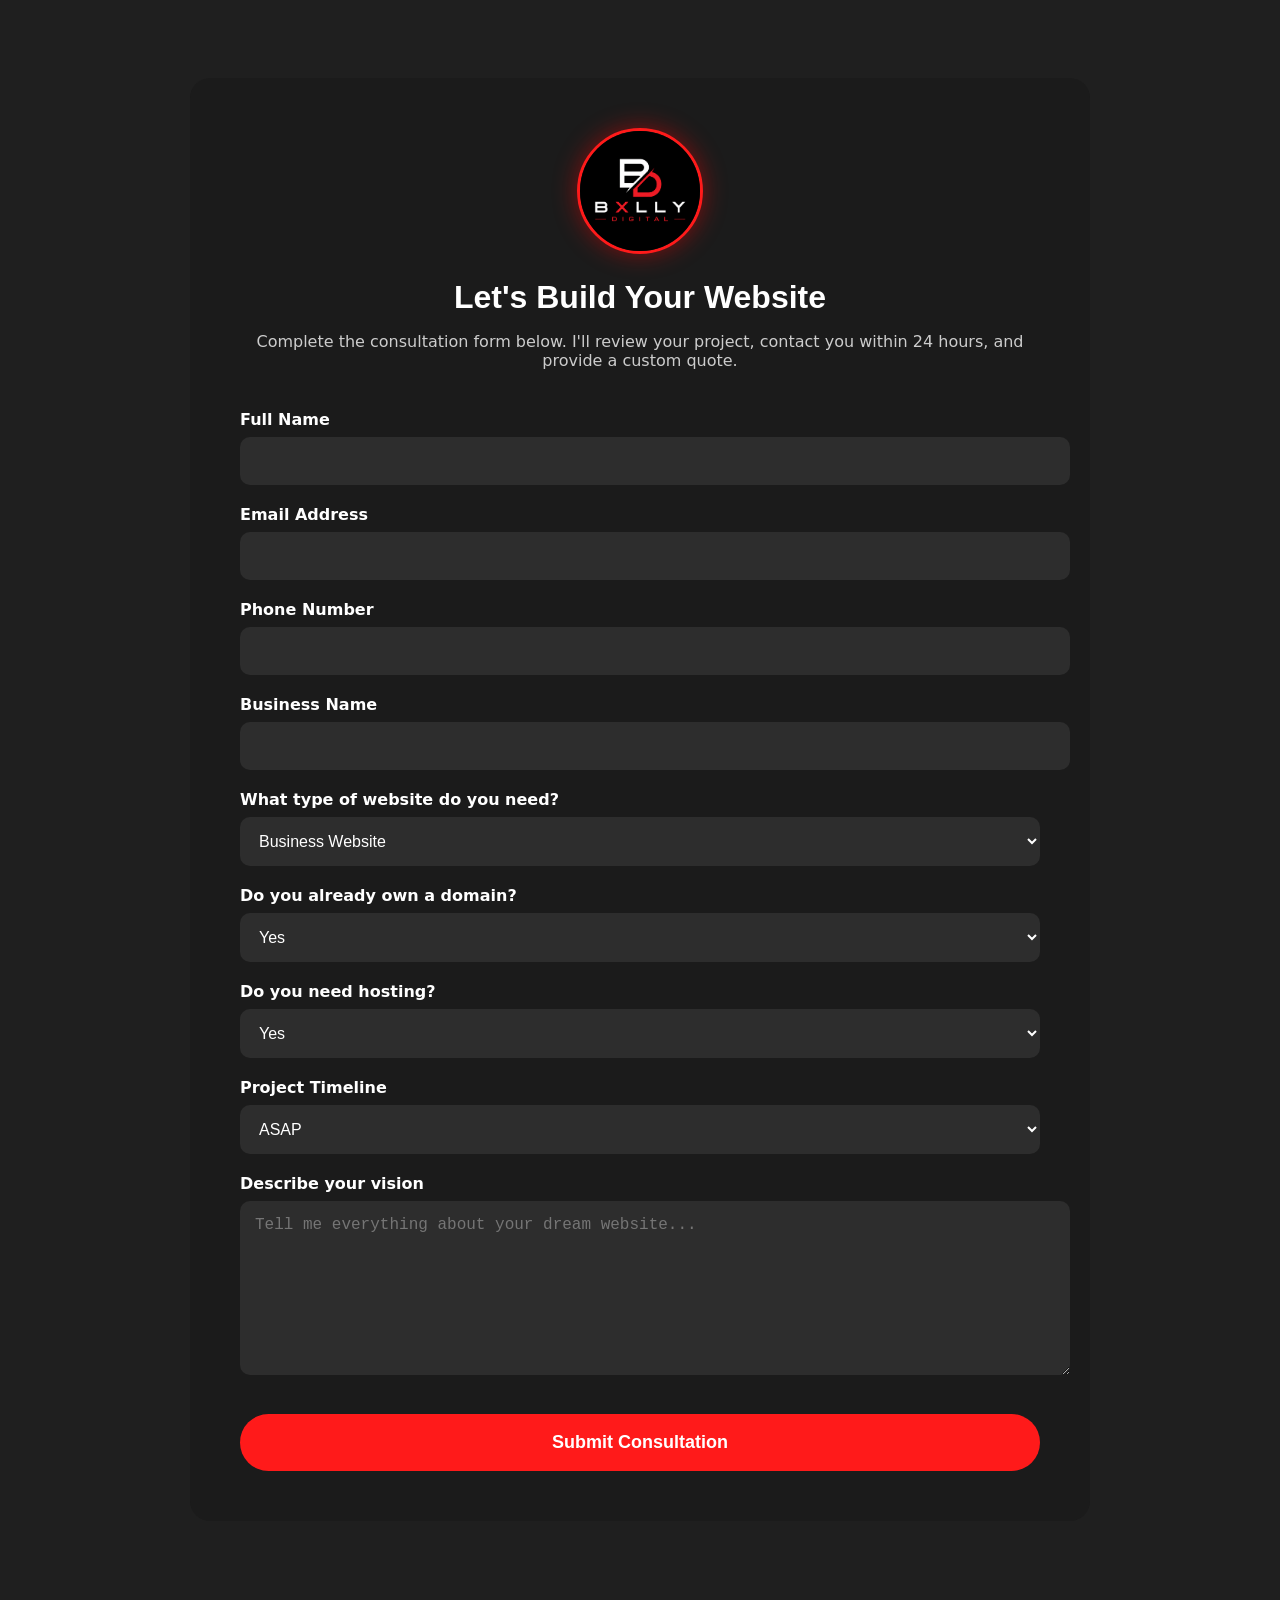
<file: consultation.html>
<!DOCTYPE html>
<html lang="en">

<head>
    <meta charset="UTF-8">
    <meta name="viewport" content="width=device-width, initial-scale=1.0">
    <title>Website Consultation | BXLLY Digital</title>

    <link rel="stylesheet" href="assets/css/main.css">
</head>

<body>

<div class="consultation-container">

    <img src="assets/img/bxlly_digital_logo.png/Bxlly_Digital_Logo.png"
         class="consultation-logo"
         alt="BXLLY Digital Logo">

    <h1>Let's Build Your Website</h1>

    <p>
        Complete the consultation form below. I'll review your project,
        contact you within 24 hours, and provide a custom quote.
    </p>

    <form action="https://formspree.io/f/mwvdeazd" method="POST">

        <label>Full Name</label>
        <input type="text" name="name" required>

        <label>Email Address</label>
        <input type="email" name="email" required>

        <label>Phone Number</label>
        <input type="tel" name="phone">

        <label>Business Name</label>
        <input type="text" name="business">

        <label>What type of website do you need?</label>

        <select name="website_type">

            <option>Business Website</option>
            <option>Music Website</option>
            <option>Portfolio</option>
            <option>E-Commerce Store</option>
            <option>Restaurant</option>
            <option>Booking Website</option>

        </select>

        <label>Do you already own a domain?</label>

        <select name="domain">

            <option>Yes</option>
            <option>No</option>

        </select>

        <label>Do you need hosting?</label>

        <select name="hosting">

            <option>Yes</option>
            <option>No</option>

        </select>

        <label>Project Timeline</label>

        <select name="timeline">

            <option>ASAP</option>
            <option>1-2 weeks</option>
            <option>1 month</option>
            

        </select>

        <label>Describe your vision</label>

        <textarea
  name="message"
  rows="8"
  placeholder="Tell me everything about your dream website..."
  required></textarea>

<input type="hidden"
name="_next"
value="https://bxllydigital.com/thankyou.html">

<button type="submit">
  Submit Consultation
</button>


</form>
    

</div>

</body>

</html>
</file>
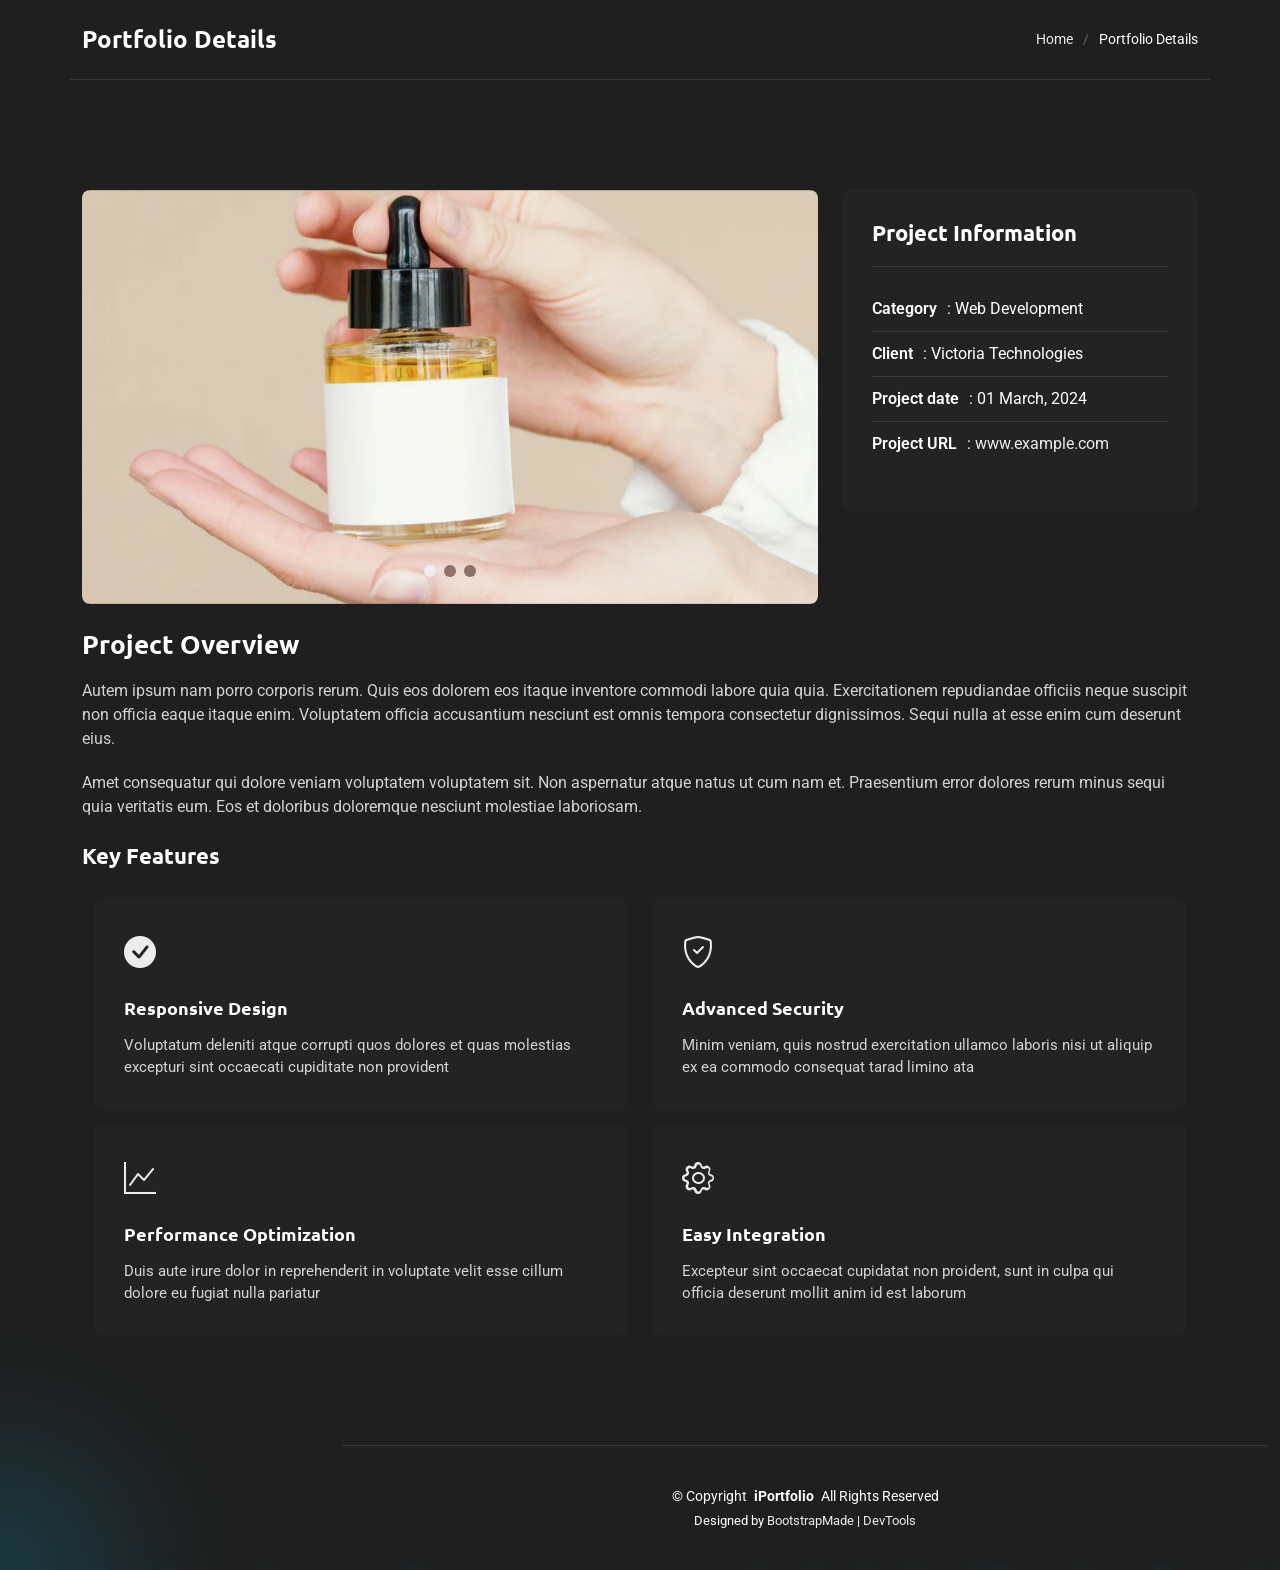
<file: portfolio-details.html>
<!DOCTYPE html>
<html lang="en">

<head>
  <meta charset="utf-8">
  <meta content="width=device-width, initial-scale=1.0" name="viewport">
  <title>Portfolio Details - SnapFolio Bootstrap Template</title>
  <meta name="description" content="">
  <meta name="keywords" content="">

  <!-- Favicons -->
  <link href="assets/img/favicon.png" rel="icon">
  <link href="assets/img/apple-touch-icon.png" rel="apple-touch-icon">

  <!-- Fonts -->
  <link href="https://fonts.googleapis.com" rel="preconnect">
  <link href="https://fonts.gstatic.com" rel="preconnect" crossorigin>
  <link href="https://fonts.googleapis.com/css2?family=Roboto:ital,wght@0,100;0,300;0,400;0,500;0,700;0,900;1,100;1,300;1,400;1,500;1,700;1,900&family=Ubuntu:ital,wght@0,300;0,400;0,500;0,700;1,300;1,400;1,500;1,700&family=Nunito:ital,wght@0,200;0,300;0,400;0,500;0,600;0,700;0,800;0,900;1,200;1,300;1,400;1,500;1,600;1,700;1,800;1,900&display=swap" rel="stylesheet">

  <!-- Vendor CSS Files -->
  <link href="assets/vendor/bootstrap/css/bootstrap.min.css" rel="stylesheet">
  <link href="assets/vendor/bootstrap-icons/bootstrap-icons.css" rel="stylesheet">
  <link href="assets/vendor/aos/aos.css" rel="stylesheet">
  <link href="assets/vendor/glightbox/css/glightbox.min.css" rel="stylesheet">
  <link href="assets/vendor/swiper/swiper-bundle.min.css" rel="stylesheet">

  <!-- Main CSS File -->
  <link href="assets/css/main.css" rel="stylesheet">

  <!-- =======================================================
  * Template Name: SnapFolio
  * Template URL: https://bootstrapmade.com/snapfolio-bootstrap-portfolio-template/
  * Updated: Jul 21 2025 with Bootstrap v5.3.7
  * Author: BootstrapMade.com
  * License: https://bootstrapmade.com/license/
  ======================================================== -->
</head>

<body class="portfolio-details-page">

  <header id="header" class="header dark-background d-flex flex-column justify-content-center">
    <i class="header-toggle d-xl-none bi bi-list"></i>

    <div class="header-container d-flex flex-column align-items-start">
      <nav id="navmenu" class="navmenu">
        <ul>
          <li><a href="#hero"><i class="bi bi-house navicon"></i>Home</a></li>
          <li><a href="#about"><i class="bi bi-person navicon"></i> About</a></li>
          <li><a href="#resume"><i class="bi bi-file-earmark-text navicon"></i> Resume</a></li>
          <li><a href="#portfolio"><i class="bi bi-images navicon"></i> Portfolio</a></li>
          <li><a href="#services"><i class="bi bi-hdd-stack navicon"></i> Services</a></li>
          <li class="dropdown"><a href="#"><i class="bi bi-menu-button navicon"></i> <span>Dropdown</span> <i class="bi bi-chevron-down toggle-dropdown"></i></a>
            <ul>
              <li><a href="#">Dropdown 1</a></li>
              <li class="dropdown"><a href="#"><span>Deep Dropdown</span> <i class="bi bi-chevron-down toggle-dropdown"></i></a>
                <ul>
                  <li><a href="#">Deep Dropdown 1</a></li>
                  <li><a href="#">Deep Dropdown 2</a></li>
                  <li><a href="#">Deep Dropdown 3</a></li>
                  <li><a href="#">Deep Dropdown 4</a></li>
                  <li><a href="#">Deep Dropdown 5</a></li>
                </ul>
              </li>
              <li><a href="#">Dropdown 2</a></li>
              <li><a href="#">Dropdown 3</a></li>
              <li><a href="#">Dropdown 4</a></li>
            </ul>
          </li>
          <li><a href="#contact"><i class="bi bi-envelope navicon"></i> Contact</a></li>
        </ul>
      </nav>

      <div class="social-links text-center">
        <a href="#" class="twitter"><i class="bi bi-twitter-x"></i></a>
        <a href="#" class="facebook"><i class="bi bi-facebook"></i></a>
        <a href="#" class="instagram"><i class="bi bi-instagram"></i></a>
        <a href="#" class="google-plus"><i class="bi bi-skype"></i></a>
        <a href="#" class="linkedin"><i class="bi bi-linkedin"></i></a>
      </div>

    </div>

  </header>

  <main class="main">

    <!-- Page Title -->
    <div class="page-title dark-background">
      <div class="container d-lg-flex justify-content-between align-items-center">
        <h1 class="mb-2 mb-lg-0">Portfolio Details</h1>
        <nav class="breadcrumbs">
          <ol>
            <li><a href="index.html">Home</a></li>
            <li class="current">Portfolio Details</li>
          </ol>
        </nav>
      </div>
    </div><!-- End Page Title -->

    <!-- Portfolio Details Section -->
    <section id="portfolio-details" class="portfolio-details section">

      <div class="container" data-aos="fade-up" data-aos-delay="100">

        <div class="row gy-4">

          <div class="col-lg-8">
            <div class="portfolio-details-slider swiper init-swiper">

              <script type="application/json" class="swiper-config">
                {
                  "loop": true,
                  "speed": 600,
                  "autoplay": {
                    "delay": 5000
                  },
                  "slidesPerView": "auto",
                  "pagination": {
                    "el": ".swiper-pagination",
                    "type": "bullets",
                    "clickable": true
                  }
                }
              </script>

              <div class="swiper-wrapper align-items-center">

                <div class="swiper-slide">
                  <img src="assets/img/portfolio/portfolio-1.webp" alt="Portfolio Image" class="img-fluid" loading="lazy">
                </div>

                <div class="swiper-slide">
                  <img src="assets/img/portfolio/portfolio-10.webp" alt="Portfolio Image" class="img-fluid" loading="lazy">
                </div>

                <div class="swiper-slide">
                  <img src="assets/img/portfolio/portfolio-7.webp" alt="Portfolio Image" class="img-fluid" loading="lazy">
                </div>

              </div>
              <div class="swiper-pagination"></div>
            </div>
          </div>

          <div class="col-lg-4">
            <div class="portfolio-info" data-aos="fade-left" data-aos-delay="200">
              <h3>Project Information</h3>
              <ul>
                <li><strong>Category</strong>: Web Development</li>
                <li><strong>Client</strong>: Victoria Technologies</li>
                <li><strong>Project date</strong>: 01 March, 2024</li>
                <li><strong>Project URL</strong>: <a href="#" target="_blank">www.example.com</a></li>
              </ul>
            </div>
          </div>

          <div class="col-lg-12">
            <div class="portfolio-description" data-aos="fade-up" data-aos-delay="300">
              <h2>Project Overview</h2>
              <p>
                Autem ipsum nam porro corporis rerum. Quis eos dolorem eos itaque inventore commodi labore quia quia. Exercitationem repudiandae officiis neque suscipit non officia eaque itaque enim. Voluptatem officia accusantium nesciunt est omnis tempora consectetur dignissimos. Sequi nulla at esse enim cum deserunt eius.
              </p>
              <p>
                Amet consequatur qui dolore veniam voluptatem voluptatem sit. Non aspernatur atque natus ut cum nam et. Praesentium error dolores rerum minus sequi quia veritatis eum. Eos et doloribus doloremque nesciunt molestiae laboriosam.
              </p>

              <div class="features mt-4">
                <h3>Key Features</h3>
                <div class="row gy-3">
                  <div class="col-md-6">
                    <div class="feature-item" data-aos="fade-up" data-aos-delay="400">
                      <i class="bi bi-check-circle-fill"></i>
                      <h4>Responsive Design</h4>
                      <p>Voluptatum deleniti atque corrupti quos dolores et quas molestias excepturi sint occaecati cupiditate non provident</p>
                    </div>
                  </div>

                  <div class="col-md-6">
                    <div class="feature-item" data-aos="fade-up" data-aos-delay="500">
                      <i class="bi bi-shield-check"></i>
                      <h4>Advanced Security</h4>
                      <p>Minim veniam, quis nostrud exercitation ullamco laboris nisi ut aliquip ex ea commodo consequat tarad limino ata</p>
                    </div>
                  </div>

                  <div class="col-md-6">
                    <div class="feature-item" data-aos="fade-up" data-aos-delay="600">
                      <i class="bi bi-graph-up"></i>
                      <h4>Performance Optimization</h4>
                      <p>Duis aute irure dolor in reprehenderit in voluptate velit esse cillum dolore eu fugiat nulla pariatur</p>
                    </div>
                  </div>

                  <div class="col-md-6">
                    <div class="feature-item" data-aos="fade-up" data-aos-delay="700">
                      <i class="bi bi-gear"></i>
                      <h4>Easy Integration</h4>
                      <p>Excepteur sint occaecat cupidatat non proident, sunt in culpa qui officia deserunt mollit anim id est laborum</p>
                    </div>
                  </div>
                </div>
              </div>
            </div>
          </div>

        </div>

      </div>

    </section><!-- /Portfolio Details Section -->

  </main>

  <footer id="footer" class="footer position-relative">

    <div class="container">
      <div class="copyright text-center ">
        <p>© <span>Copyright</span> <strong class="px-1 sitename">iPortfolio</strong> <span>All Rights Reserved</span></p>
      </div>
      <div class="credits">
        <!-- All the links in the footer should remain intact. -->
        <!-- You can delete the links only if you've purchased the pro version. -->
        <!-- Licensing information: https://bootstrapmade.com/license/ -->
        <!-- Purchase the pro version with working PHP/AJAX contact form: [buy-url] -->
        Designed by <a href="https://bootstrapmade.com/">BootstrapMade</a> | <a href="https://bootstrapmade.com/tools/">DevTools</a>
      </div>
    </div>

  </footer>

  <!-- Scroll Top -->
  <a href="#" id="scroll-top" class="scroll-top d-flex align-items-center justify-content-center"><i class="bi bi-arrow-up-short"></i></a>

  <!-- Preloader -->
  <div id="preloader"></div>

  <!-- Vendor JS Files -->
  <script src="assets/vendor/bootstrap/js/bootstrap.bundle.min.js"></script>
  <script src="assets/vendor/php-email-form/validate.js"></script>
  <script src="assets/vendor/aos/aos.js"></script>
  <script src="assets/vendor/typed.js/typed.umd.js"></script>
  <script src="assets/vendor/purecounter/purecounter_vanilla.js"></script>
  <script src="assets/vendor/waypoints/noframework.waypoints.js"></script>
  <script src="assets/vendor/isotope-layout/isotope.pkgd.min.js"></script>
  <script src="assets/vendor/imagesloaded/imagesloaded.pkgd.min.js"></script>
  <script src="assets/vendor/glightbox/js/glightbox.min.js"></script>
  <script src="assets/vendor/swiper/swiper-bundle.min.js"></script>

  <!-- Main JS File -->
  <script src="assets/js/main.js"></script>

</body>

</html>
</file>
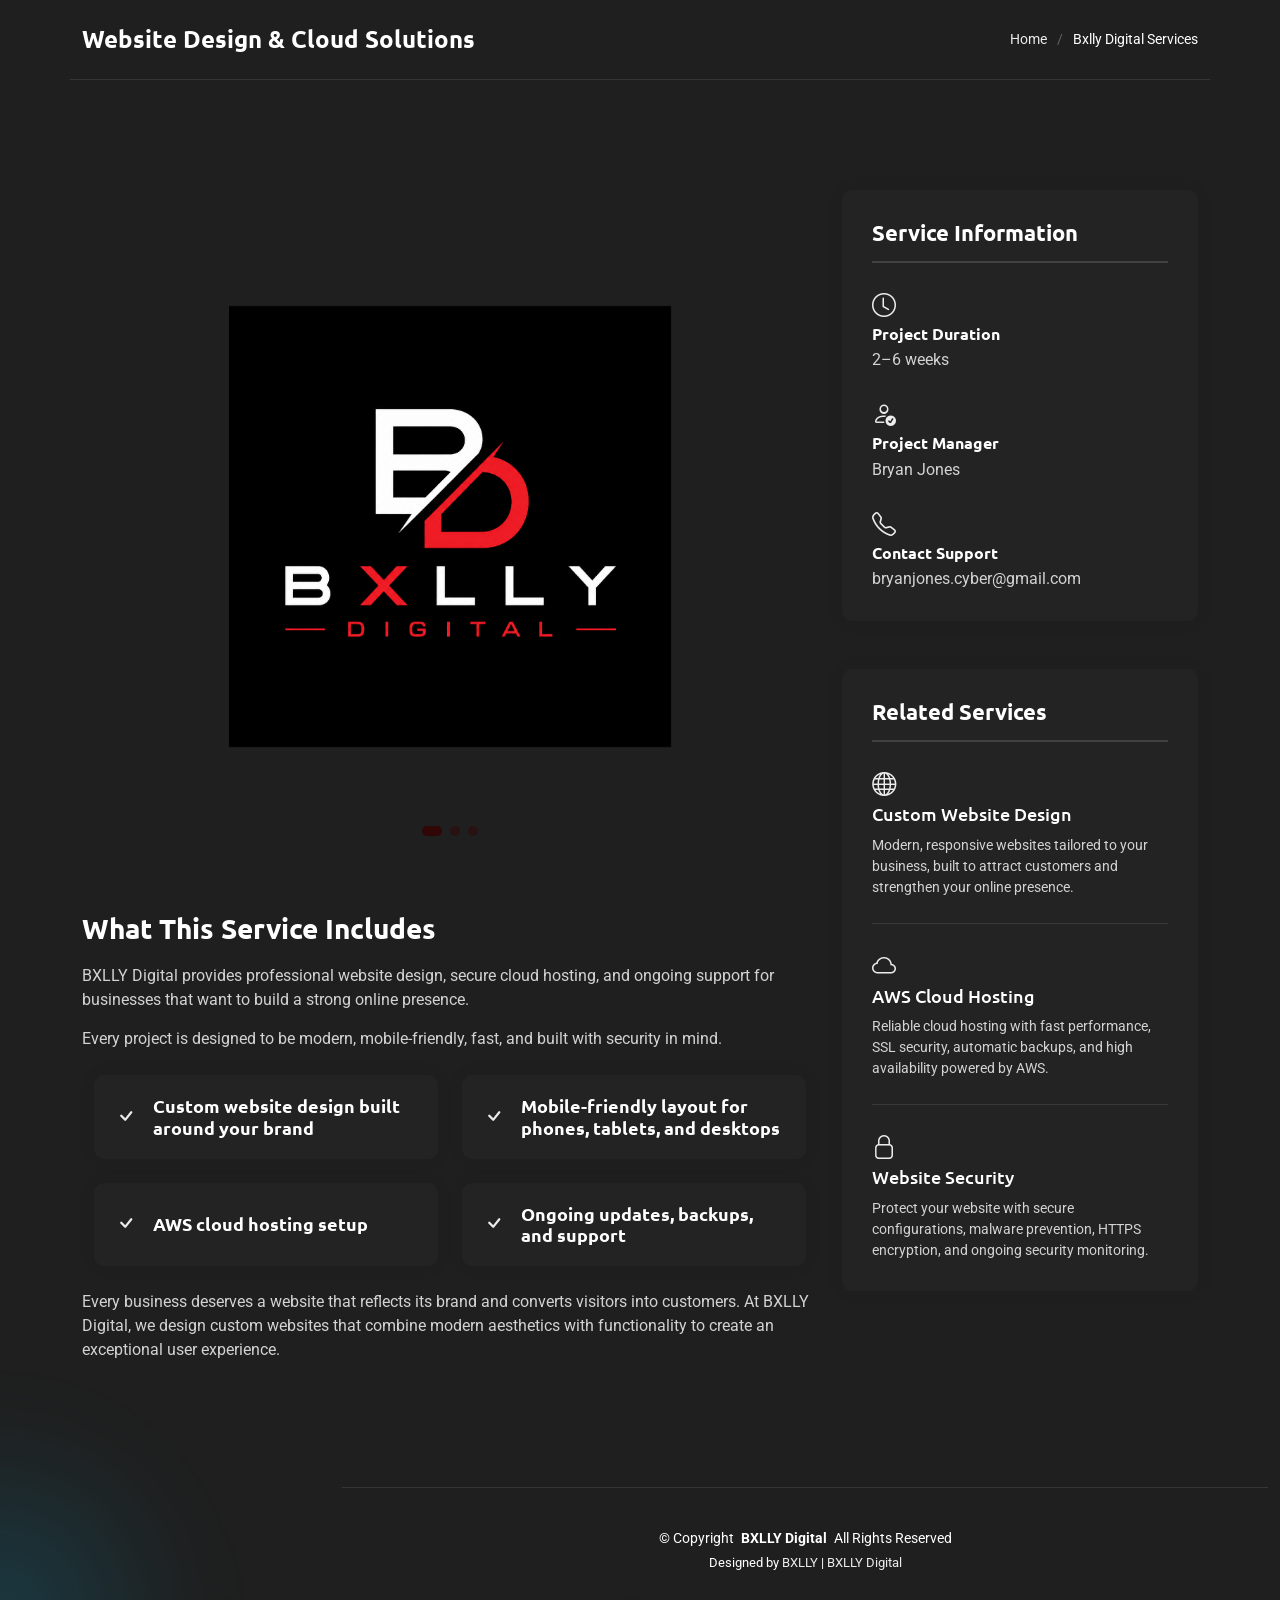
<file: service-details.html>
<!DOCTYPE html>
<html lang="en">

<head>
  <meta charset="utf-8">
  <meta content="width=device-width, initial-scale=1.0" name="viewport">
  <title>Bxlly Digital Services</title>
  <meta name="description" content="">
  <meta name="keywords" content="">

  <!-- Favicons -->
  <link href="assets/img/favicon.png" rel="icon">
  <link href="assets/img/apple-touch-icon.png" rel="apple-touch-icon">

  <!-- Fonts -->
  <link href="https://fonts.googleapis.com" rel="preconnect">
  <link href="https://fonts.gstatic.com" rel="preconnect" crossorigin>
  <link href="https://fonts.googleapis.com/css2?family=Roboto:ital,wght@0,100;0,300;0,400;0,500;0,700;0,900;1,100;1,300;1,400;1,500;1,700;1,900&family=Ubuntu:ital,wght@0,300;0,400;0,500;0,700;1,300;1,400;1,500;1,700&family=Nunito:ital,wght@0,200;0,300;0,400;0,500;0,600;0,700;0,800;0,900;1,200;1,300;1,400;1,500;1,600;1,700;1,800;1,900&display=swap" rel="stylesheet">

  <!-- Vendor CSS Files -->
  <link href="assets/vendor/bootstrap/css/bootstrap.min.css" rel="stylesheet">
  <link href="assets/vendor/bootstrap-icons/bootstrap-icons.css" rel="stylesheet">
  <link href="assets/vendor/aos/aos.css" rel="stylesheet">
  <link href="assets/vendor/glightbox/css/glightbox.min.css" rel="stylesheet">
  <link href="assets/vendor/swiper/swiper-bundle.min.css" rel="stylesheet">

  <!-- Main CSS File -->
  <link href="assets/css/main.css" rel="stylesheet">

  <!-- =======================================================
  * Template Name: SnapFolio
  * Template URL: https://bootstrapmade.com/snapfolio-bootstrap-portfolio-template/
  * Updated: Jul 21 2025 with Bootstrap v5.3.7
  * Author: BootstrapMade.com
  * License: https://bootstrapmade.com/license/
  ======================================================== -->
</head>

<body class="service-details-page">

  <header id="header" class="header dark-background d-flex flex-column justify-content-center">
    <i class="header-toggle d-xl-none bi bi-list"></i>

  <div style="text-align:center; padding:40px;">

    <img src="assets/img/bxlly_digital_logo.png/Bxlly_Digital_Logo.png"
         alt="BXLLY Digital"
         style="width:170px;
                border-radius:30%;
                border:4px solid #ff1a1a;
                box-shadow:0 0 30px rgba(255,0,0,.45);
                background:#111;
                padding:15px;">

    <h2 style="margin-top:30px;">BXLLY Digital</h2>

    <p>
        Veteran-Owned Web Development<br>
        AWS Cloud Solutions<br>
        Cybersecurity Focused
    </p>

</div>
  
    </div>

  </header>

  <main class="main">

    <!-- Page Title -->
    <div class="page-title dark-background">
      <div class="container d-lg-flex justify-content-between align-items-center">
        <h1 class="mb-2 mb-lg-0">Website Design & Cloud Solutions</h1>
        <nav class="breadcrumbs">
          <ol>
            <li><a href="index.html">Home</a></li>
            <li class="current">Bxlly Digital Services</li>
          </ol>
        </nav>
      </div>
    </div><!-- End Page Title -->

    <!-- Service Details Section -->
    <section id="service-details" class="service-details section">

      <div class="container" data-aos="fade-up" data-aos-delay="100">

        <div class="row gy-4">

          <div class="col-lg-8">
            <div class="service-details-slider swiper init-swiper">
              <script type="application/json" class="swiper-config">
                {
                  "loop": true,
                  "speed": 600,
                  "autoplay": {
                    "delay": 5000
                  },
                  "slidesPerView": 1,
                  "pagination": {
                    "el": ".swiper-pagination",
                    "type": "bullets",
                    "clickable": true
                  }
                }
              </script>
              <div class="swiper-wrapper align-items-center">
                <div class="swiper-slide">
                  <img src="assets/img/bxlly_digital_logo.png/Bxlly_Digital_Logo.png"
     alt="BXLLY Digital"
     class="img-fluid"
     style="max-width:60%; height:auto; display:block; margin:auto;">
                </div>
                <div class="swiper-slide">
                  <img src="assets/img/profile/IMG_0165.jpeg" alt="" class="img-fluid" loading="lazy">
                </div>
                <div class="swiper-slide">
                  <img src="assets/img/profile/IMG_3735.jpeg" alt="" class="img-fluid" loading="lazy">
                </div>
              </div>
              <div class="swiper-pagination"></div>
            </div>

            <div class="content mt-5">
              <h3>What This Service Includes</h3>
              <p>
                BXLLY Digital provides professional website design, secure cloud hosting, and ongoing support for businesses that want to build a strong online presence.
              </p>
              <p>
                Every project is designed to be modern, mobile-friendly, fast, and built with security in mind.
              </p>

              <div class="features mt-4">
                <div class="row gy-4">
                  <div class="col-md-6" data-aos="fade-up" data-aos-delay="100">
                    <div class="feature-box d-flex align-items-center">
                      <i class="bi bi-check"></i>
                      <h4>Custom website design built around your brand</h4>
                    </div>
                  </div>
                  <div class="col-md-6" data-aos="fade-up" data-aos-delay="200">
                    <div class="feature-box d-flex align-items-center">
                      <i class="bi bi-check"></i>
                      <h4>Mobile-friendly layout for phones, tablets, and desktops</h4>
                    </div>
                  </div>
                  <div class="col-md-6" data-aos="fade-up" data-aos-delay="300">
                    <div class="feature-box d-flex align-items-center">
                      <i class="bi bi-check"></i>
                      <h4>AWS cloud hosting setup</h4>
                    </div>
                  </div>
                  <div class="col-md-6" data-aos="fade-up" data-aos-delay="400">
                    <div class="feature-box d-flex align-items-center">
                      <i class="bi bi-check"></i>
                      <h4>Ongoing updates, backups, and support</h4>
                    </div>
                  </div>
                </div>
              </div>

              <p class="mt-4">
              Every business deserves a website that reflects its brand and converts visitors into customers. At BXLLY Digital, we design custom websites that combine modern aesthetics with functionality to create an exceptional user experience.
              </p>
            </div>
          </div>

          <div class="col-lg-4">
            <div class="service-info">
              <h4>Service Information</h4>
              <div class="info-item">
                <i class="bi bi-clock"></i>
                <h5>Project Duration</h5>
                <p>2–6 weeks</p>
              </div>
              <div class="info-item">
                <i class="bi bi-person-check"></i>
                <h5>Project Manager</h5>
                <p>Bryan Jones</p>
              </div>
              <div class="info-item">
                <i class="bi bi-telephone"></i>
                <h5>Contact Support</h5>
                <p>bryanjones.cyber@gmail.com</p>
              </div>
            </div>

            <div class="related-services mt-5">
              <h4>Related Services</h4>
              <div class="service-item">
                <i class="bi bi-globe"></i>
                <h5><a href="#">Custom Website Design</a></h5>
                <p>Modern, responsive websites tailored to your business, built to attract customers and strengthen your online presence.</p>
              </div>
              <div class="service-item">
                <i class="bi bi-cloud"></i>
                <h5><a href="#">AWS Cloud Hosting</a></h5>
                <p>Reliable cloud hosting with fast performance, SSL security, automatic backups, and high availability powered by AWS.</p>
              </div>
              <div class="service-item">
                <i class="bi bi-lock"></i>
                <h5><a href="#">Website Security</a></h5>
                <p>Protect your website with secure configurations, malware prevention, HTTPS encryption, and ongoing security monitoring.</p>
              </div>
            </div>
          </div>

        </div>

      </div>

    </section><!-- /Service Details Section -->

  </main>

  <footer id="footer" class="footer position-relative">

    <div class="container">
      <div class="copyright text-center ">
        <p>© <span>Copyright</span> <strong class="px-1 sitename">BXLLY Digital</strong> <span>All Rights Reserved</span></p>
      </div>
      <div class="credits">
        <!-- All the links in the footer should remain intact. -->
        <!-- You can delete the links only if you've purchased the pro version. -->
        <!-- Licensing information: https://bootstrapmade.com/license/ -->
        <!-- Purchase the pro version with working PHP/AJAX contact form: [buy-url] -->
        Designed by <a href="https://bootstrapmade.com/">BXLLY</a> | <a href="https://bootstrapmade.com/tools/">BXLLY Digital</a>
      </div>
    </div>

  </footer>

  <!-- Scroll Top -->
  <a href="#" id="scroll-top" class="scroll-top d-flex align-items-center justify-content-center"><i class="bi bi-arrow-up-short"></i></a>

  <!-- Preloader -->
  <div id="preloader"></div>

  <!-- Vendor JS Files -->
  <script src="assets/vendor/bootstrap/js/bootstrap.bundle.min.js"></script>
  <script src="assets/vendor/php-email-form/validate.js"></script>
  <script src="assets/vendor/aos/aos.js"></script>
  <script src="assets/vendor/typed.js/typed.umd.js"></script>
  <script src="assets/vendor/purecounter/purecounter_vanilla.js"></script>
  <script src="assets/vendor/waypoints/noframework.waypoints.js"></script>
  <script src="assets/vendor/isotope-layout/isotope.pkgd.min.js"></script>
  <script src="assets/vendor/imagesloaded/imagesloaded.pkgd.min.js"></script>
  <script src="assets/vendor/glightbox/js/glightbox.min.js"></script>
  <script src="assets/vendor/swiper/swiper-bundle.min.js"></script>

  <!-- Main JS File -->
  <script src="assets/js/main.js"></script>

</body>

</html>
</file>
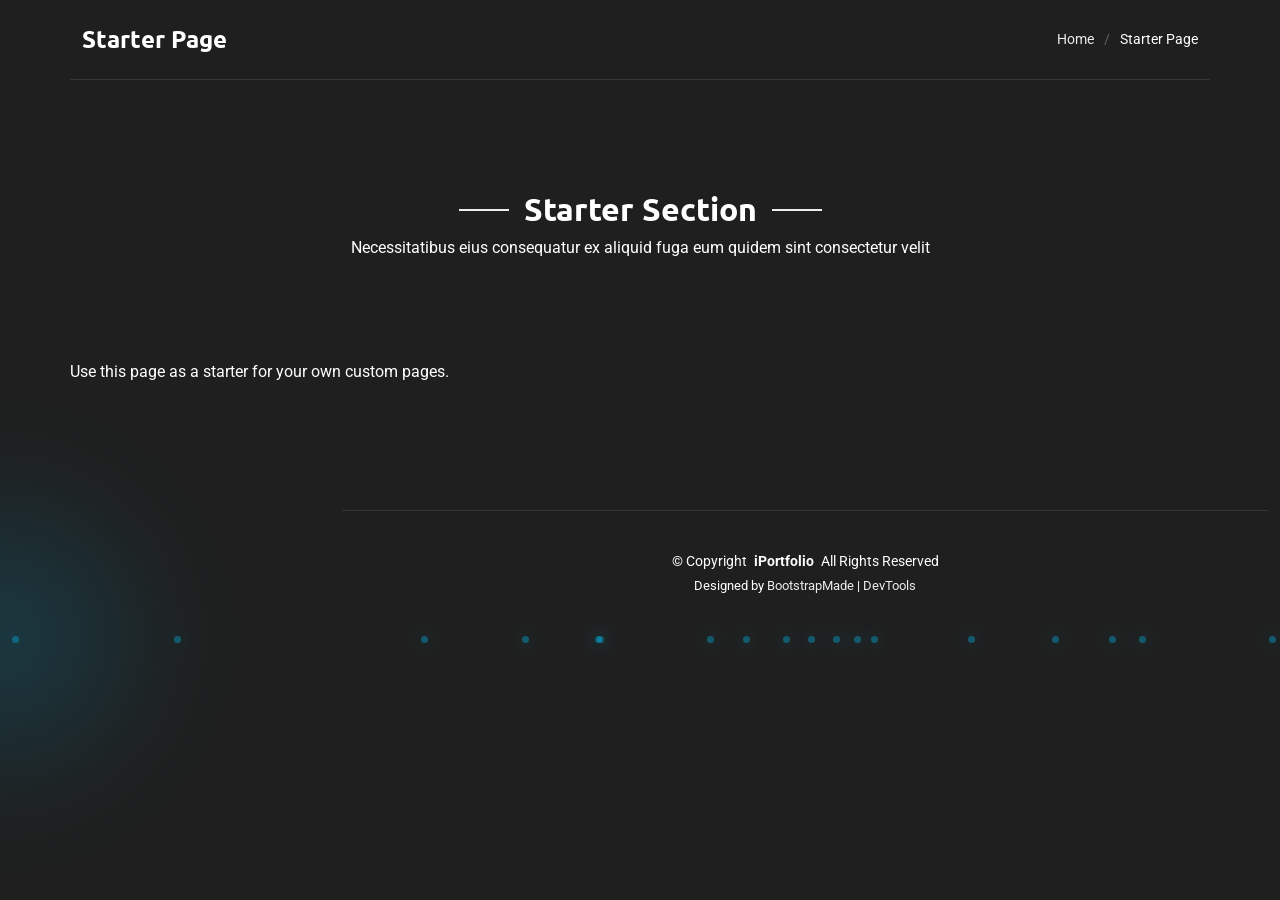
<file: starter-page.html>
<!DOCTYPE html>
<html lang="en">

<head>
  <meta charset="utf-8">
  <meta content="width=device-width, initial-scale=1.0" name="viewport">
  <title>Starter Page - SnapFolio Bootstrap Template</title>
  <meta name="description" content="">
  <meta name="keywords" content="">

  <!-- Favicons -->
  <link href="assets/img/favicon.png" rel="icon">
  <link href="assets/img/apple-touch-icon.png" rel="apple-touch-icon">

  <!-- Fonts -->
  <link href="https://fonts.googleapis.com" rel="preconnect">
  <link href="https://fonts.gstatic.com" rel="preconnect" crossorigin>
  <link href="https://fonts.googleapis.com/css2?family=Roboto:ital,wght@0,100;0,300;0,400;0,500;0,700;0,900;1,100;1,300;1,400;1,500;1,700;1,900&family=Ubuntu:ital,wght@0,300;0,400;0,500;0,700;1,300;1,400;1,500;1,700&family=Nunito:ital,wght@0,200;0,300;0,400;0,500;0,600;0,700;0,800;0,900;1,200;1,300;1,400;1,500;1,600;1,700;1,800;1,900&display=swap" rel="stylesheet">

  <!-- Vendor CSS Files -->
  <link href="assets/vendor/bootstrap/css/bootstrap.min.css" rel="stylesheet">
  <link href="assets/vendor/bootstrap-icons/bootstrap-icons.css" rel="stylesheet">
  <link href="assets/vendor/aos/aos.css" rel="stylesheet">
  <link href="assets/vendor/glightbox/css/glightbox.min.css" rel="stylesheet">
  <link href="assets/vendor/swiper/swiper-bundle.min.css" rel="stylesheet">

  <!-- Main CSS File -->
  <link href="assets/css/main.css" rel="stylesheet">

  <!-- =======================================================
  * Template Name: SnapFolio
  * Template URL: https://bootstrapmade.com/snapfolio-bootstrap-portfolio-template/
  * Updated: Jul 21 2025 with Bootstrap v5.3.7
  * Author: BootstrapMade.com
  * License: https://bootstrapmade.com/license/
  ======================================================== -->
</head>

<body class="starter-page-page">

  <header id="header" class="header dark-background d-flex flex-column justify-content-center">
    <i class="header-toggle d-xl-none bi bi-list"></i>

    <div class="header-container d-flex flex-column align-items-start">
      <nav id="navmenu" class="navmenu">
        <ul>
          <li><a href="#hero"><i class="bi bi-house navicon"></i>Home</a></li>
          <li><a href="#about"><i class="bi bi-person navicon"></i> About</a></li>
          <li><a href="#resume"><i class="bi bi-file-earmark-text navicon"></i> Resume</a></li>
          <li><a href="#portfolio"><i class="bi bi-images navicon"></i> Portfolio</a></li>
          <li><a href="#services"><i class="bi bi-hdd-stack navicon"></i> Services</a></li>
          <li class="dropdown"><a href="#"><i class="bi bi-menu-button navicon"></i> <span>Dropdown</span> <i class="bi bi-chevron-down toggle-dropdown"></i></a>
            <ul>
              <li><a href="#">Dropdown 1</a></li>
              <li class="dropdown"><a href="#"><span>Deep Dropdown</span> <i class="bi bi-chevron-down toggle-dropdown"></i></a>
                <ul>
                  <li><a href="#">Deep Dropdown 1</a></li>
                  <li><a href="#">Deep Dropdown 2</a></li>
                  <li><a href="#">Deep Dropdown 3</a></li>
                  <li><a href="#">Deep Dropdown 4</a></li>
                  <li><a href="#">Deep Dropdown 5</a></li>
                </ul>
              </li>
              <li><a href="#">Dropdown 2</a></li>
              <li><a href="#">Dropdown 3</a></li>
              <li><a href="#">Dropdown 4</a></li>
            </ul>
          </li>
          <li><a href="#contact"><i class="bi bi-envelope navicon"></i> Contact</a></li>
        </ul>
      </nav>

      <div class="social-links text-center">
        <a href="#" class="twitter"><i class="bi bi-twitter-x"></i></a>
        <a href="#" class="facebook"><i class="bi bi-facebook"></i></a>
        <a href="#" class="instagram"><i class="bi bi-instagram"></i></a>
        <a href="#" class="google-plus"><i class="bi bi-skype"></i></a>
        <a href="#" class="linkedin"><i class="bi bi-linkedin"></i></a>
      </div>

    </div>

  </header>

  <main class="main">

    <!-- Page Title -->
    <div class="page-title dark-background">
      <div class="container d-lg-flex justify-content-between align-items-center">
        <h1 class="mb-2 mb-lg-0">Starter Page</h1>
        <nav class="breadcrumbs">
          <ol>
            <li><a href="index.html">Home</a></li>
            <li class="current">Starter Page</li>
          </ol>
        </nav>
      </div>
    </div><!-- End Page Title -->

    <!-- Starter Section Section -->
    <section id="starter-section" class="starter-section section">

      <!-- Section Title -->
      <div class="container section-title" data-aos="fade-up">
        <h2>Starter Section</h2>
        <p>Necessitatibus eius consequatur ex aliquid fuga eum quidem sint consectetur velit</p>
      </div><!-- End Section Title -->

      <div class="container" data-aos="fade-up">
        <p>Use this page as a starter for your own custom pages.</p>
      </div>

    </section><!-- /Starter Section Section -->

  </main>

  <footer id="footer" class="footer position-relative">

    <div class="container">
      <div class="copyright text-center ">
        <p>© <span>Copyright</span> <strong class="px-1 sitename">iPortfolio</strong> <span>All Rights Reserved</span></p>
      </div>
      <div class="credits">
        <!-- All the links in the footer should remain intact. -->
        <!-- You can delete the links only if you've purchased the pro version. -->
        <!-- Licensing information: https://bootstrapmade.com/license/ -->
        <!-- Purchase the pro version with working PHP/AJAX contact form: [buy-url] -->
        Designed by <a href="https://bootstrapmade.com/">BootstrapMade</a> | <a href="https://bootstrapmade.com/tools/">DevTools</a>
      </div>
    </div>

  </footer>

  <!-- Scroll Top -->
  <a href="#" id="scroll-top" class="scroll-top d-flex align-items-center justify-content-center"><i class="bi bi-arrow-up-short"></i></a>

  <!-- Preloader -->
  <div id="preloader"></div>

  <!-- Vendor JS Files -->
  <script src="assets/vendor/bootstrap/js/bootstrap.bundle.min.js"></script>
  <script src="assets/vendor/php-email-form/validate.js"></script>
  <script src="assets/vendor/aos/aos.js"></script>
  <script src="assets/vendor/typed.js/typed.umd.js"></script>
  <script src="assets/vendor/purecounter/purecounter_vanilla.js"></script>
  <script src="assets/vendor/waypoints/noframework.waypoints.js"></script>
  <script src="assets/vendor/isotope-layout/isotope.pkgd.min.js"></script>
  <script src="assets/vendor/imagesloaded/imagesloaded.pkgd.min.js"></script>
  <script src="assets/vendor/glightbox/js/glightbox.min.js"></script>
  <script src="assets/vendor/swiper/swiper-bundle.min.js"></script>

  <!-- Main JS File -->
  <script src="assets/js/main.js"></script>

</body>

</html>
</file>
<file: assets/css/main.css>
/**
* Template Name: SnapFolio
* Template URL: https://bootstrapmade.com/snapfolio-bootstrap-portfolio-template/
* Updated: Jul 21 2025 with Bootstrap v5.3.7
* Author: BootstrapMade.com
* License: https://bootstrapmade.com/license/
*/

/*--------------------------------------------------------------
# Font & Color Variables
# Help: https://bootstrapmade.com/color-system/
--------------------------------------------------------------*/
/* Fonts */
:root {
  --default-font: "Roboto",  system-ui, -apple-system, "Segoe UI", Roboto, "Helvetica Neue", Arial, "Noto Sans", "Liberation Sans", sans-serif, "Apple Color Emoji", "Segoe UI Emoji", "Segoe UI Symbol", "Noto Color Emoji";
  --heading-font: "Ubuntu",  sans-serif;
  --nav-font: "Nunito",  sans-serif;
}

/* Global Colors - The following color variables are used throughout the website. Updating them here will change the color scheme of the entire website */
:root { 
  --background-color: #1f1f1f; /* Background color for the entire website, including individual sections */
  --default-color: #ffffff; /* Default color used for the majority of the text content across the entire website */
  --heading-color: #ffffff; /* Color for headings, subheadings and title throughout the website */
  --accent-color: #ececec; /* Accent color that represents your brand on the website. It's used for buttons, links, and other elements that need to stand out */
  --surface-color: #232323; /* The surface color is used as a background of boxed elements within sections, such as cards, icon boxes, or other elements that require a visual separation from the global background. */
  --contrast-color: #310606; /* Contrast color for text, ensuring readability against backgrounds of accent, heading, or default colors. */
}

/* Nav Menu Colors - The following color variables are used specifically for the navigation menu. They are separate from the global colors to allow for more customization options */
:root {
  --nav-color: rgba(236, 236, 236, 0.59);  /* The default color of the main navmenu links */
  --nav-hover-color: #ffffff; /* Applied to main navmenu links when they are hovered over or active */
  --nav-mobile-background-color: #393939; /* Used as the background color for mobile navigation menu */
  --nav-dropdown-background-color: #393939; /* Used as the background color for dropdown items that appear when hovering over primary navigation items */
  --nav-dropdown-color: #ffffff; /* Used for navigation links of the dropdown items in the navigation menu. */
  --nav-dropdown-hover-color: #ececec; /* Similar to --nav-hover-color, this color is applied to dropdown navigation links when they are hovered over. */
}

/* Color Presets - These classes override global colors when applied to any section or element, providing reuse of the sam color scheme. */

.light-background {
  --background-color: #2c2c2c;
  --surface-color: #323232;
}

.dark-background {
  --background-color: #040b14;
  --default-color: #ffffff;
  --heading-color: #ffffff;
  --surface-color: #151f2b;
  --contrast-color: #ffffff;
}

/* Smooth scroll */
:root {
  scroll-behavior: smooth;
}

/*--------------------------------------------------------------
# General Styling & Shared Classes
--------------------------------------------------------------*/
body {
  color: var(--default-color);
  background-color: var(--background-color);
  font-family: var(--default-font);
}

a {
  color: var(--accent-color);
  text-decoration: none;
  transition: 0.3s;
}

a:hover {
  color: color-mix(in srgb, var(--accent-color), transparent 25%);
  text-decoration: none;
}

h1,
h2,
h3,
h4,
h5,
h6 {
  color: var(--heading-color);
  font-family: var(--heading-font);
}

/* PHP Email Form Messages
------------------------------*/
.php-email-form .error-message {
  display: none;
  background: #df1529;
  color: #ffffff;
  text-align: left;
  padding: 15px;
  margin-bottom: 24px;
  font-weight: 600;
}

.php-email-form .sent-message {
  display: none;
  color: #ffffff;
  background: #059652;
  text-align: center;
  padding: 15px;
  margin-bottom: 24px;
  font-weight: 600;
}

.php-email-form .loading {
  display: none;
  background: var(--surface-color);
  text-align: center;
  padding: 15px;
  margin-bottom: 24px;
}

.php-email-form .loading:before {
  content: "";
  display: inline-block;
  border-radius: 50%;
  width: 24px;
  height: 24px;
  margin: 0 10px -6px 0;
  border: 3px solid var(--accent-color);
  border-top-color: var(--surface-color);
  animation: php-email-form-loading 1s linear infinite;
}

@keyframes php-email-form-loading {
  0% {
    transform: rotate(0deg);
  }

  100% {
    transform: rotate(360deg);
  }
}

/*--------------------------------------------------------------
# Global Header
--------------------------------------------------------------*/
.header {
  --background-color: #1b1b1b;
  --contrast-color: #444444;
  color: var(--default-color);
  position: fixed;
  top: 0;
  left: 0;
  bottom: 0;
  padding: 0 15px;
  width: 300px;
  transition: all ease-in-out 0.3s;
  overflow-y: auto;
  z-index: 997;
}

.header .header-container {
  border-radius: 20px;
  padding: 15px;
  background-color: var(--background-color);
  border: 1px solid color-mix(in srgb, var(--default-color), transparent 80%);
}

.header .social-links {
  margin: 0 0 10px 0;
}

.header .social-links a {
  font-size: 16px;
  display: inline-flex;
  align-items: center;
  justify-content: center;
  background: color-mix(in srgb, var(--default-color), transparent 90%);
  color: var(--default-color);
  margin: 0 2px;
  border-radius: 50%;
  text-align: center;
  width: 40px;
  height: 40px;
  transition: 0.3s;
}

.header .social-links a:hover {
  color: var(--contrast-color);
  background: var(--accent-color);
}

@media (min-width: 1200px) {

  .header~main,
  .header~#footer {
    margin-left: 330px;
  }
}

@media (max-width: 1199px) {
  .header {
    left: -100%;
  }
}

.header.header-show {
  left: 0;
}

.header .header-toggle {
  color: var(--contrast-color);
  background-color: var(--accent-color);
  font-size: 22px;
  display: flex;
  align-items: center;
  justify-content: center;
  width: 40px;
  height: 40px;
  border-radius: 50%;
  cursor: pointer;
  position: fixed;
  top: 15px;
  right: 15px;
  z-index: 9999;
  transition: background-color 0.3s;
}

.header .header-toggle:hover {
  color: var(--contrast-color);
  background-color: color-mix(in srgb, var(--accent-color) 90%, white 15%);
}

/*--------------------------------------------------------------
# Navigation Menu
--------------------------------------------------------------*/
.mobile-nav-toggle {
  display: none;
}

.navmenu {
  padding: 0;
  z-index: 9997;
  width: 100%;
}

.navmenu ul {
  list-style: none;
  padding: 0 0 20px 0;
  margin: 0;
}

.navmenu a,
.navmenu a:focus {
  color: var(--nav-color);
  padding: 15px 10px;
  font-family: var(--nav-font);
  font-size: 16px;
  font-weight: 400;
  display: flex;
  align-items: center;
  white-space: nowrap;
  transition: 0.3s;
  width: 100%;
}

.navmenu a .navicon,
.navmenu a:focus .navicon {
  font-size: 20px;
  margin-right: 10px;
}

.navmenu a .toggle-dropdown,
.navmenu a:focus .toggle-dropdown {
  font-size: 12px;
  line-height: 0;
  margin-left: auto;
  width: 30px;
  height: 30px;
  display: flex;
  align-items: center;
  justify-content: center;
  border-radius: 50%;
  transition: 0.3s;
  flex-shrink: 0;
  background-color: color-mix(in srgb, var(--accent-color), transparent 90%);
}

.navmenu a .toggle-dropdown:hover,
.navmenu a:focus .toggle-dropdown:hover {
  background-color: var(--accent-color);
  color: var(--contrast-color);
}

.navmenu a:hover,
.navmenu .active,
.navmenu .active:focus {
  color: var(--nav-hover-color);
}

.navmenu a:hover .navicon,
.navmenu .active .navicon,
.navmenu .active:focus .navicon {
  color: var(--accent-color);
}

.navmenu .active .toggle-dropdown,
.navmenu .active:focus .toggle-dropdown {
  background-color: var(--accent-color);
  color: var(--contrast-color);
  transform: rotate(180deg);
}

.navmenu .dropdown {
  display: block;
}

.navmenu .dropdown a,
.navmenu .dropdown a:focus {
  color: --nav-dropdown-color;
}

.navmenu .dropdown a:hover,
.navmenu .dropdown .active,
.navmenu .dropdown .active:focus {
  color: var(--nav-dropdown-hover-color);
}

.navmenu .dropdown ul {
  position: static;
  display: none;
  z-index: 99;
  padding: 5px 10px;
  margin: 5px 10px;
  background-color: var(--nav-dropdown-background-color);
  border: 1px solid color-mix(in srgb, var(--default-color), transparent 90%);
  box-shadow: none;
  transition: all 0.5s ease-in-out;
}

.navmenu .dropdown ul ul {
  background-color: rgba(33, 37, 41, 0.1);
}

.navmenu .dropdown>.dropdown-active {
  display: block;
  background-color: rgba(33, 37, 41, 0.03);
}

/*--------------------------------------------------------------
# Global Footer
--------------------------------------------------------------*/
.footer {
  color: var(--default-color);
  background-color: var(--background-color);
  font-size: 14px;
  padding: 0 0 40px 0;
  position: relative;
}

.footer .copyright {
  padding-top: 40px;
  border-top: 1px solid color-mix(in srgb, var(--default-color), transparent 90%);
}

.footer .copyright p {
  margin-bottom: 0;
}

.footer .credits {
  margin-top: 4px;
  font-size: 13px;
  text-align: center;
}

/*--------------------------------------------------------------
# Preloader
--------------------------------------------------------------*/
#preloader {
  position: fixed;
  inset: 0;
  z-index: 999999;
  overflow: hidden;
  background: var(--background-color);
  transition: all 0.6s ease-out;
}

#preloader:before {
  content: "";
  position: fixed;
  top: calc(50% - 30px);
  left: calc(50% - 30px);
  border: 6px solid #ffffff;
  border-color: var(--accent-color) transparent var(--accent-color) transparent;
  border-radius: 50%;
  width: 60px;
  height: 60px;
  animation: animate-preloader 1.5s linear infinite;
}

@keyframes animate-preloader {
  0% {
    transform: rotate(0deg);
  }

  100% {
    transform: rotate(360deg);
  }
}

/*--------------------------------------------------------------
# Scroll Top Button
--------------------------------------------------------------*/
.scroll-top {
  position: fixed;
  visibility: hidden;
  opacity: 0;
  right: 15px;
  bottom: -15px;
  z-index: 99999;
  background-color: var(--accent-color);
  width: 44px;
  height: 44px;
  border-radius: 50px;
  transition: all 0.4s;
}

.scroll-top i {
  font-size: 24px;
  color: var(--contrast-color);
  line-height: 0;
}

.scroll-top:hover {
  background-color: color-mix(in srgb, var(--accent-color), transparent 20%);
  color: var(--contrast-color);
}

.scroll-top.active {
  visibility: visible;
  opacity: 1;
  bottom: 15px;
}

/*--------------------------------------------------------------
# Disable aos animation delay on mobile devices
--------------------------------------------------------------*/
@media screen and (max-width: 768px) {
  [data-aos-delay] {
    transition-delay: 0 !important;
  }
}

/*--------------------------------------------------------------
# Global Page Titles & Breadcrumbs
--------------------------------------------------------------*/
.page-title {
  color: var(--default-color);
  padding: 25px 0 0 0;
  position: relative;
}

.page-title .container {
  border-bottom: 1px solid color-mix(in srgb, var(--default-color), transparent 90%);
  padding-bottom: 25px;
}

.page-title h1 {
  font-size: 24px;
  font-weight: 700;
}

.page-title .breadcrumbs ol {
  display: flex;
  flex-wrap: wrap;
  list-style: none;
  padding: 0;
  margin: 0;
  font-size: 14px;
  font-weight: 400;
}

.page-title .breadcrumbs ol li+li {
  padding-left: 10px;
}

.page-title .breadcrumbs ol li+li::before {
  content: "/";
  display: inline-block;
  padding-right: 10px;
  color: color-mix(in srgb, var(--default-color), transparent 70%);
}

/*--------------------------------------------------------------
# Global Sections
--------------------------------------------------------------*/
section,
.section {
  color: var(--default-color);
  background-color: var(--background-color);
  padding: 60px 0;
  overflow: clip;
}

/*--------------------------------------------------------------
# Global Section Titles
--------------------------------------------------------------*/
.section-title {
  text-align: center;
  padding-bottom: 60px;
  position: relative;
}

.section-title h2 {
  font-size: 32px;
  font-weight: 700;
  position: relative;
}

.section-title h2:before,
.section-title h2:after {
  content: "";
  width: 50px;
  height: 2px;
  background: var(--accent-color);
  display: inline-block;
}

.section-title h2:before {
  margin: 0 15px 10px 0;
}

.section-title h2:after {
  margin: 0 0 10px 15px;
}

.section-title p {
  margin-bottom: 0;
}

/*--------------------------------------------------------------
# Hero Section
--------------------------------------------------------------*/
.hero {
  min-height: 100vh;
  position: relative;
  overflow: hidden;
  display: flex;
  align-items: center;
}

.hero .background-elements {
  position: absolute;
  top: 0;
  left: 0;
  width: 100%;
  height: 100%;
  z-index: 1;
  overflow: hidden;
}

.hero .background-elements .bg-circle {
  position: absolute;
  border-radius: 50%;
  background: linear-gradient(45deg, color-mix(in srgb, var(--accent-color), transparent 90%), color-mix(in srgb, var(--accent-color), transparent 95%));
  animation: float 6s ease-in-out infinite;
}

.hero .background-elements .bg-circle.circle-1 {
  width: 300px;
  height: 300px;
  top: 10%;
  right: 10%;
  animation-delay: 0s;
}

.hero .background-elements .bg-circle.circle-2 {
  width: 200px;
  height: 200px;
  bottom: 20%;
  left: 5%;
  animation-delay: 2s;
}

.hero .hero-content {
  position: relative;
  width: 100%;
  z-index: 2;
}

.hero .container {
  position: relative;
  z-index: 3;
}

.hero .hero-text h1 {
  font-size: 72px;
  font-weight: 800;
  line-height: 1.1;
  margin-bottom: 15px;
  color: var(--heading-color);
}

.hero .hero-text h1 .accent-text {
  color: var(--accent-color);
  position: relative;
}

.hero .hero-text h1 .accent-text::after {
  content: "";
  position: absolute;
  bottom: -5px;
  left: 0;
  width: 100%;
  height: 3px;
  background: linear-gradient(90deg, var(--accent-color), color-mix(in srgb, var(--accent-color), transparent 50%));
}

.hero .hero-text h2 {
  font-size: 32px;
  font-weight: 600;
  color: var(--heading-color);
  margin-bottom: 10px;
}

.hero .hero-text .lead {
  font-size: 24px;
  margin-bottom: 20px;
  color: var(--default-color);
}

.hero .hero-text .lead span {
  color: var(--accent-color);
  font-weight: 600;
  border-bottom: 2px solid var(--accent-color);
  padding-bottom: 2px;
}

.hero .hero-text .description {
  font-size: 18px;
  line-height: 1.6;
  color: color-mix(in srgb, var(--default-color), transparent 20%);
  margin-bottom: 40px;
  max-width: 500px;
}

.hero .hero-actions {
  display: flex;
  gap: 20px;
  margin-bottom: 40px;
  flex-wrap: wrap;
}

.hero .hero-actions .btn {
  padding: 14px 30px;
  font-size: 16px;
  font-weight: 600;
  border-radius: 50px;
  text-decoration: none;
  transition: all 0.3s ease;
  border: 2px solid;
}

.hero .hero-actions .btn.btn-primary {
  background-color: var(--accent-color);
  color: var(--contrast-color);
  border-color: var(--accent-color);
}

.hero .hero-actions .btn.btn-primary:hover {
  background-color: color-mix(in srgb, var(--accent-color), black 10%);
  transform: translateY(-2px);
  box-shadow: 0 8px 25px color-mix(in srgb, var(--accent-color), transparent 70%);
}

.hero .hero-actions .btn.btn-outline {
  background-color: transparent;
  color: var(--accent-color);
  border-color: var(--accent-color);
}

.hero .hero-actions .btn.btn-outline:hover {
  background-color: var(--accent-color);
  color: var(--contrast-color);
  transform: translateY(-2px);
}

.hero .social-links {
  display: flex;
  gap: 20px;
}

.hero .social-links a {
  width: 50px;
  height: 50px;
  display: flex;
  align-items: center;
  justify-content: center;
  background-color: var(--surface-color);
  color: color-mix(in srgb, var(--default-color), transparent 40%);
  border-radius: 50%;
  font-size: 20px;
  transition: all 0.3s ease;
}

.hero .social-links a:hover {
  color: var(--contrast-color);
  background-color: var(--accent-color);
  transform: translateY(-3px);
  box-shadow: 0 8px 25px color-mix(in srgb, var(--accent-color), transparent 70%);
}

.hero .hero-visual {
  display: flex;
  justify-content: center;
  align-items: center;
  height: 100%;
}

.hero .hero-visual .profile-container {
  position: relative;
  width: 400px;
  height: 400px;
}

.hero .hero-visual .profile-container .profile-background {
  position: absolute;
  top: 15px;
  left: 15px;
  width: 100%;
  height: 100%;
  background: color-mix(in srgb, var(--accent-color), transparent 90%);
  border-radius: 30px;
  z-index: 1;
}

.hero .hero-visual .profile-container .profile-image {
  position: relative;
  width: 100%;
  height: 100%;
  object-fit: cover;
  border-radius: 30px;
  z-index: 2;
}

@keyframes float {

  0%,
  100% {
    transform: translateY(0px);
  }

  50% {
    transform: translateY(-20px);
  }
}

@keyframes floatIcon {

  0%,
  100% {
    transform: translateY(0px) rotate(0deg);
  }

  50% {
    transform: translateY(-10px) rotate(5deg);
  }
}

@media (max-width: 992px) {
  .hero .hero-text {
    text-align: center;
    margin-bottom: 50px;
  }

  .hero .hero-text h1 {
    font-size: 56px;
  }

  .hero .hero-text h2 {
    font-size: 28px;
  }

  .hero .hero-text .lead {
    font-size: 20px;
  }

  .hero .hero-visual .profile-container {
    width: 350px;
    height: 350px;
  }
}

@media (max-width: 768px) {
  .hero .hero-text h1 {
    font-size: 42px;
  }

  .hero .hero-text h2 {
    font-size: 24px;
  }

  .hero .hero-text .lead {
    font-size: 18px;
  }

  .hero .hero-text .description {
    font-size: 16px;
  }

  .hero .hero-actions {
    justify-content: center;
  }

  .hero .hero-actions .btn {
    padding: 12px 25px;
    font-size: 14px;
  }

  .hero .hero-visual .profile-container {
    width: 300px;
    height: 300px;
  }

  .hero .background-elements .bg-circle.circle-1 {
    width: 200px;
    height: 200px;
  }

  .hero .background-elements .bg-circle.circle-2 {
    width: 150px;
    height: 150px;
  }

  .hero .background-elements .bg-circle.circle-3 {
    width: 100px;
    height: 100px;
  }
}

/*--------------------------------------------------------------
# About Section
--------------------------------------------------------------*/
.about .profile-card {
  background: linear-gradient(135deg, var(--surface-color) 0%, color-mix(in srgb, var(--surface-color), var(--accent-color) 5%) 100%);
  border-radius: 2rem;
  padding: 2.5rem;
  text-align: center;
  box-shadow: 0 20px 40px rgba(0, 0, 0, 0.08);
  border: 1px solid color-mix(in srgb, var(--accent-color), transparent 90%);
  position: relative;
  overflow: hidden;
}

.about .profile-card::before {
  content: "";
  position: absolute;
  top: 0;
  left: 0;
  right: 0;
  height: 4px;
  background: linear-gradient(90deg, var(--accent-color), color-mix(in srgb, var(--accent-color), var(--heading-color) 30%));
}

@media (max-width: 991px) {
  .about .profile-card {
    margin-bottom: 3rem;
  }
}

.about .profile-header {
  position: relative;
  margin-bottom: 2rem;
}

.about .profile-header .profile-image {
  width: 160px;
  height: 160px;
  margin: 0 auto 1.5rem;
  border-radius: 50%;
  overflow: hidden;
  border: 4px solid var(--accent-color);
  box-shadow: 0 10px 30px rgba(0, 0, 0, 0.15);
}

.about .profile-header .profile-image img {
  width: 100%;
  height: 100%;
  object-fit: cover;
}

.about .profile-header .profile-badge {
  position: absolute;
  bottom: 20px;
  right: calc(50% - 65px);
  width: 32px;
  height: 32px;
  background-color: var(--accent-color);
  border-radius: 50%;
  display: flex;
  align-items: center;
  justify-content: center;
  border: 3px solid var(--surface-color);
}

.about .profile-header .profile-badge i {
  color: var(--contrast-color);
  font-size: 14px;
}

.about .profile-content h3 {
  font-size: 1.5rem;
  font-weight: 700;
  margin-bottom: 0.5rem;
  color: var(--heading-color);
}

.about .profile-content .profession {
  color: var(--accent-color);
  font-weight: 500;
  margin-bottom: 2rem;
}

.about .contact-links {
  display: flex;
  flex-direction: column;
  gap: 1rem;
}

.about .contact-links .contact-item {
  display: flex;
  align-items: center;
  gap: 0.75rem;
  padding: 0.75rem 1rem;
  background-color: color-mix(in srgb, var(--surface-color), var(--background-color) 50%);
  border-radius: 0.75rem;
  text-decoration: none;
  color: var(--default-color);
  transition: all 0.3s;
  border: 1px solid color-mix(in srgb, var(--default-color), transparent 90%);
}

.about .contact-links .contact-item:hover {
  background-color: var(--accent-color);
  color: var(--contrast-color);
  transform: translateY(-2px);
  box-shadow: 0 5px 20px color-mix(in srgb, var(--accent-color), transparent 70%);
}

.about .contact-links .contact-item i {
  font-size: 1rem;
  width: 18px;
}

.about .about-content {
  padding-left: 3rem;
}

@media (max-width: 991px) {
  .about .about-content {
    padding-left: 0;
  }
}

.about .about-content .section-header {
  margin-bottom: 2rem;
}

.about .about-content .section-header .badge-text {
  display: inline-block;
  background: linear-gradient(135deg, var(--accent-color), color-mix(in srgb, var(--accent-color), var(--heading-color) 20%));
  color: var(--contrast-color);
  padding: 0.5rem 1.5rem;
  border-radius: 2rem;
  font-size: 0.875rem;
  font-weight: 600;
  letter-spacing: 0.5px;
  margin-bottom: 1.5rem;
}

.about .about-content .section-header h2 {
  font-size: 2.25rem;
  font-weight: 700;
  line-height: 1.3;
  margin: 0;
}

@media (max-width: 768px) {
  .about .about-content .section-header h2 {
    font-size: 1.875rem;
  }
}

.about .about-content .description {
  margin-bottom: 2.5rem;
}

.about .about-content .description p {
  font-size: 1.1rem;
  line-height: 1.7;
  color: color-mix(in srgb, var(--default-color), transparent 20%);
  margin-bottom: 1.5rem;
}

.about .about-content .description p:last-child {
  margin-bottom: 0;
}

.about .stats-grid {
  display: grid;
  grid-template-columns: repeat(3, 1fr);
  gap: 2rem;
  margin-bottom: 2.5rem;
  padding: 2rem;
  background-color: var(--surface-color);
  border-radius: 1.5rem;
  box-shadow: 0 10px 30px rgba(0, 0, 0, 0.05);
}

@media (max-width: 768px) {
  .about .stats-grid {
    grid-template-columns: 1fr;
    gap: 1.5rem;
    text-align: center;
  }
}

.about .stats-grid .stat-item {
  text-align: center;
}

.about .stats-grid .stat-item .stat-number {
  font-size: 2rem;
  font-weight: 700;
  color: var(--accent-color);
  display: block;
  margin-bottom: 0.5rem;
}

.about .stats-grid .stat-item .stat-label {
  font-size: 0.875rem;
  color: color-mix(in srgb, var(--default-color), transparent 40%);
  font-weight: 500;
}

.about .details-grid {
  margin-bottom: 2.5rem;
}

.about .details-grid .detail-row {
  display: grid;
  grid-template-columns: 1fr 1fr;
  gap: 2rem;
  margin-bottom: 1.5rem;
}

@media (max-width: 768px) {
  .about .details-grid .detail-row {
    grid-template-columns: 1fr;
    gap: 1rem;
  }
}

.about .details-grid .detail-row:last-child {
  margin-bottom: 0;
}

.about .details-grid .detail-item .detail-label {
  display: block;
  font-size: 0.875rem;
  color: color-mix(in srgb, var(--default-color), transparent 50%);
  margin-bottom: 0.5rem;
  font-weight: 500;
}

.about .details-grid .detail-item .detail-value {
  display: block;
  font-weight: 600;
  color: var(--heading-color);
  font-size: 1rem;
}

.about .cta-section {
  display: flex;
  gap: 1rem;
  flex-wrap: wrap;
}

.about .cta-section .btn {
  padding: 0.875rem 2rem;
  border-radius: 0.75rem;
  font-weight: 600;
  text-decoration: none;
  transition: all 0.3s;
  display: inline-flex;
  align-items: center;
  gap: 0.5rem;
  border: 2px solid transparent;
}

.about .cta-section .btn.btn-primary {
  background-color: var(--accent-color);
  color: var(--contrast-color);
}

.about .cta-section .btn.btn-primary:hover {
  background-color: color-mix(in srgb, var(--accent-color), black 15%);
  transform: translateY(-2px);
  box-shadow: 0 10px 30px color-mix(in srgb, var(--accent-color), transparent 60%);
}

.about .cta-section .btn.btn-outline {
  background-color: transparent;
  color: var(--default-color);
  border-color: color-mix(in srgb, var(--default-color), transparent 70%);
}

.about .cta-section .btn.btn-outline:hover {
  border-color: var(--accent-color);
  transform: translateY(-2px);
}

/*--------------------------------------------------------------
# Stats Section
--------------------------------------------------------------*/
.stats .stats-wrapper {
  display: grid;
  grid-template-columns: repeat(4, 1fr);
  gap: 20px;
}

@media (max-width: 992px) {
  .stats .stats-wrapper {
    grid-template-columns: repeat(2, 1fr);
  }
}

@media (max-width: 576px) {
  .stats .stats-wrapper {
    grid-template-columns: 1fr;
  }
}

.stats .stats-item {
  background: linear-gradient(135deg, color-mix(in srgb, var(--surface-color), transparent 5%), var(--surface-color));
  border-radius: 15px;
  padding: 40px 20px;
  text-align: center;
  position: relative;
  transition: transform 0.3s ease, box-shadow 0.3s ease;
  box-shadow: 0 10px 30px rgba(0, 0, 0, 0.05);
  overflow: hidden;
}

.stats .stats-item:hover {
  transform: translateY(-10px);
  box-shadow: 0 15px 35px rgba(0, 0, 0, 0.1);
}

.stats .stats-item:hover .icon-wrapper {
  transform: scale(1.1);
}

.stats .stats-item:nth-child(1) .icon-wrapper {
  background-color: color-mix(in srgb, var(--accent-color), transparent 85%);
}

.stats .stats-item:nth-child(1) .icon-wrapper i {
  color: color-mix(in srgb, var(--accent-color), transparent 10%);
}

.stats .stats-item:nth-child(2) .icon-wrapper {
  background-color: color-mix(in srgb, #ff7e00, transparent 85%);
}

.stats .stats-item:nth-child(2) .icon-wrapper i {
  color: color-mix(in srgb, #ff7e00, transparent 10%);
}

.stats .stats-item:nth-child(3) .icon-wrapper {
  background-color: color-mix(in srgb, #00c875, transparent 85%);
}

.stats .stats-item:nth-child(3) .icon-wrapper i {
  color: color-mix(in srgb, #00c875, transparent 10%);
}

.stats .stats-item:nth-child(4) .icon-wrapper {
  background-color: color-mix(in srgb, #e83e8c, transparent 85%);
}

.stats .stats-item:nth-child(4) .icon-wrapper i {
  color: color-mix(in srgb, #e83e8c, transparent 10%);
}

.stats .stats-item .icon-wrapper {
  width: 80px;
  height: 80px;
  border-radius: 50%;
  display: flex;
  align-items: center;
  justify-content: center;
  margin: 0 auto 20px;
  transition: transform 0.3s ease;
}

.stats .stats-item .icon-wrapper i {
  font-size: 36px;
}

.stats .stats-item span {
  display: block;
  font-size: 48px;
  font-weight: 700;
  color: var(--heading-color);
  margin-bottom: 10px;
  line-height: 1;
  font-family: var(--heading-font);
}

.stats .stats-item p {
  color: var(--default-color);
  font-size: 18px;
  margin: 0;
  font-weight: 500;
  font-family: var(--heading-font);
  opacity: 0.8;
}

/*--------------------------------------------------------------
# Skills Section
--------------------------------------------------------------*/
.skills .skills-category {
  background-color: var(--surface-color);
  padding: 30px;
  border-radius: 8px;
  box-shadow: 0 0 20px rgba(0, 0, 0, 0.05);
  height: 100%;
  transition: transform 0.3s;
}

.skills .skills-category:hover {
  transform: translateY(-5px);
}

.skills .skills-category h3 {
  font-size: 24px;
  margin-bottom: 25px;
  position: relative;
  padding-bottom: 15px;
}

.skills .skills-category h3:after {
  content: "";
  position: absolute;
  bottom: 0;
  left: 0;
  width: 50px;
  height: 2px;
  background-color: var(--accent-color);
}

.skills .skill-item {
  margin-bottom: 25px;
}

.skills .skill-item:last-child {
  margin-bottom: 0;
}

.skills .skill-item h4 {
  font-size: 16px;
  margin-bottom: 8px;
}

.skills .skill-item .skill-percentage {
  font-size: 14px;
  color: color-mix(in srgb, var(--heading-color), transparent 30%);
}

.skills .skill-item .progress {
  height: 8px;
  background-color: color-mix(in srgb, var(--accent-color), transparent 90%);
  border-radius: 20px;
  overflow: hidden;
  position: relative;
}

.skills .skill-item .progress .progress-bar {
  background-color: var(--accent-color);
  transition: width 1.5s ease-in-out;
  width: 0;
  height: 100%;
  border-radius: 20px;
}

.skills .skill-item .skill-tooltip {
  font-size: 14px;
  color: color-mix(in srgb, var(--default-color), transparent 30%);
  margin-top: 8px;
  opacity: 0;
  transform: translateY(-5px);
  transition: all 0.3s;
}

.skills .skill-item:hover .skill-tooltip {
  opacity: 1;
  transform: translateY(0);
}

.skills .skill-box {
  background-color: var(--surface-color);
  padding: 25px 20px;
  border-radius: 8px;
  text-align: center;
  transition: all 0.3s;
  height: 100%;
  position: relative;
  overflow: hidden;
  box-shadow: 0 0 15px rgba(0, 0, 0, 0.05);
}

.skills .skill-box:hover {
  transform: translateY(-5px);
}

.skills .skill-box:hover i {
  color: var(--accent-color);
  transform: scale(1.1);
}

.skills .skill-box:hover .skill-tooltip {
  opacity: 1;
  transform: translateY(0);
}

.skills .skill-box i {
  font-size: 36px;
  color: color-mix(in srgb, var(--accent-color), transparent 20%);
  margin-bottom: 15px;
  display: inline-block;
  transition: all 0.3s;
}

.skills .skill-box h4 {
  font-size: 18px;
  margin-bottom: 10px;
}

.skills .skill-box .skill-tooltip {
  font-size: 14px;
  color: color-mix(in srgb, var(--default-color), transparent 30%);
  opacity: 0;
  transform: translateY(5px);
  transition: all 0.3s;
}

@media (max-width: 991.98px) {
  .skills .skills-category {
    margin-bottom: 30px;
  }

  .skills .skills-category:last-child {
    margin-bottom: 0;
  }
}

@media (max-width: 767.98px) {
  .skills .skill-box {
    margin-bottom: 20px;
  }

  .skills .skill-box:last-child {
    margin-bottom: 0;
  }
}

/*--------------------------------------------------------------
# Resume Section
--------------------------------------------------------------*/
.resume .resume-side {
  background-color: var(--surface-color);
  padding: 2rem;
  border-radius: 10px;
  box-shadow: 0 0 20px rgba(0, 0, 0, 0.1);
  height: 100%;
}

.resume .resume-side .profile-img {
  text-align: center;
}

.resume .resume-side .profile-img img {
  width: 200px;
  height: 200px;
  object-fit: cover;
  border: 5px solid color-mix(in srgb, var(--accent-color), transparent 85%);
  border-radius: 50%;
}

.resume .resume-side h3 {
  font-size: 1.5rem;
  margin-bottom: 1rem;
  color: var(--heading-color);
  font-weight: 600;
}

.resume .resume-side .contact-info li {
  margin-bottom: 1rem;
  color: var(--default-color);
}

.resume .resume-side .contact-info li i {
  width: 25px;
  color: var(--accent-color);
  margin-right: 0.5rem;
}

.resume .resume-side .skill-item {
  margin-bottom: 1.5rem;
}

.resume .resume-side .skill-item span {
  font-size: 0.9rem;
  color: var(--default-color);
}

.resume .resume-side .skill-item .progress {
  height: 8px;
  background-color: color-mix(in srgb, var(--accent-color), transparent 90%);
  border-radius: 4px;
  margin-top: 0.5rem;
}

.resume .resume-side .skill-item .progress .progress-bar {
  background-color: var(--accent-color);
  width: 0;
  transition: width 1s ease;
}

.resume .resume-section {
  margin-bottom: 3rem;
}

.resume .resume-section h3 {
  font-size: 1.75rem;
  margin-bottom: 1.5rem;
  color: var(--heading-color);
  font-weight: 600;
}

.resume .resume-section h3 i {
  color: var(--accent-color);
}

.resume .resume-section .resume-item {
  padding-left: 1.5rem;
  border-left: 2px solid color-mix(in srgb, var(--accent-color), transparent 80%);
  margin-bottom: 2rem;
  position: relative;
}

.resume .resume-section .resume-item:before {
  content: "";
  position: absolute;
  width: 16px;
  height: 16px;
  border-radius: 50%;
  left: -9px;
  top: 0;
  background: var(--accent-color);
}

.resume .resume-section .resume-item h4 {
  font-size: 1.2rem;
  margin-bottom: 0.5rem;
  color: var(--heading-color);
  font-weight: 600;
}

.resume .resume-section .resume-item h5 {
  font-size: 1rem;
  margin-bottom: 0.5rem;
  color: var(--accent-color);
}

.resume .resume-section .resume-item .company {
  font-size: 0.95rem;
  margin-bottom: 1rem;
  color: var(--heading-color);
}

.resume .resume-section .resume-item .company i {
  margin-right: 0.5rem;
}

.resume .resume-section .resume-item ul {
  padding-left: 1.2rem;
}

.resume .resume-section .resume-item ul li {
  margin-bottom: 0.5rem;
  color: var(--default-color);
}

.resume .resume-section .resume-item p {
  color: var(--default-color);
  margin-bottom: 0;
}

@media (max-width: 991.98px) {
  .resume .resume-side {
    margin-bottom: 2rem;
  }
}

/*--------------------------------------------------------------
# Portfolio Section
--------------------------------------------------------------*/
@media (max-width: 991px) {
  .portfolio .filter-sidebar {
    margin-bottom: 30px;
  }
}

.portfolio .filters-wrapper {
  background-color: color-mix(in srgb, var(--surface-color), var(--default-color) 3%);
  padding: 30px;
  border-radius: 10px;
  box-shadow: 0 5px 25px rgba(0, 0, 0, 0.05);
}

@media (max-width: 991px) {
  .portfolio .filters-wrapper {
    padding: 20px;
  }
}

.portfolio .portfolio-filters {
  padding: 0;
  margin: 0;
  list-style: none;
  display: flex;
  flex-direction: column;
  gap: 10px;
}

@media (max-width: 991px) {
  .portfolio .portfolio-filters {
    flex-direction: row;
    flex-wrap: wrap;
    justify-content: center;
  }
}

.portfolio .portfolio-filters li {
  cursor: pointer;
  padding: 12px 20px;
  font-size: 16px;
  font-weight: 500;
  line-height: 1;
  color: var(--default-color);
  transition: all 0.3s ease-in-out;
  border-radius: 6px;
  background: transparent;
  position: relative;
  border-left: 3px solid transparent;
}

@media (max-width: 991px) {
  .portfolio .portfolio-filters li {
    padding: 8px 16px;
    border: 1px solid color-mix(in srgb, var(--accent-color), transparent 80%);
    border-left-width: 3px;
  }
}

.portfolio .portfolio-filters li:hover {
  color: var(--accent-color);
  background-color: color-mix(in srgb, var(--accent-color), transparent 90%);
  border-left-color: color-mix(in srgb, var(--accent-color), transparent 50%);
}

.portfolio .portfolio-filters li.filter-active {
  color: var(--accent-color);
  background-color: color-mix(in srgb, var(--accent-color), transparent 90%);
  border-left-color: var(--accent-color);
  font-weight: 600;
}

.portfolio .portfolio-wrap {
  transition: 0.4s;
  position: relative;
  overflow: hidden;
  border-radius: 12px;
  box-shadow: 0 5px 20px rgba(0, 0, 0, 0.08);
  height: 100%;
}

.portfolio .portfolio-wrap img {
  transition: transform 0.6s cubic-bezier(0.215, 0.61, 0.355, 1);
  width: 100%;
  height: 350px;
  object-fit: cover;
}

.portfolio .portfolio-wrap .portfolio-info {
  position: absolute;
  bottom: 0;
  left: 0;
  right: 0;
  padding: 25px;
  background: linear-gradient(to top, rgba(0, 0, 0, 0.8) 0%, rgba(0, 0, 0, 0.4) 60%, rgba(0, 0, 0, 0) 100%);
  z-index: 3;
  transition: all 0.4s cubic-bezier(0.215, 0.61, 0.355, 1);
  transform: translateY(20px);
  opacity: 0;
}

.portfolio .portfolio-wrap .portfolio-info .content {
  transition: all 0.4s cubic-bezier(0.215, 0.61, 0.355, 1);
  transform: translateY(20px);
}

.portfolio .portfolio-wrap .portfolio-info .category {
  display: inline-block;
  color: var(--accent-color);
  font-size: 14px;
  font-weight: 500;
  text-transform: uppercase;
  letter-spacing: 1px;
  margin-bottom: 8px;
}

.portfolio .portfolio-wrap .portfolio-info h4 {
  font-size: 20px;
  color: var(--contrast-color);
  font-weight: 700;
  margin-bottom: 15px;
}

.portfolio .portfolio-wrap .portfolio-info .portfolio-links {
  display: flex;
  gap: 12px;
}

.portfolio .portfolio-wrap .portfolio-info .portfolio-links a {
  color: var(--contrast-color);
  width: 40px;
  height: 40px;
  display: flex;
  align-items: center;
  justify-content: center;
  background-color: color-mix(in srgb, var(--accent-color), transparent 30%);
  border-radius: 50%;
  font-size: 18px;
  transition: 0.3s;
}

.portfolio .portfolio-wrap .portfolio-info .portfolio-links a:hover {
  background-color: var(--accent-color);
  transform: translateY(-3px);
}

.portfolio .portfolio-wrap:hover {
  transform: translateY(-5px);
}

.portfolio .portfolio-wrap:hover img {
  transform: scale(1.08);
}

.portfolio .portfolio-wrap:hover .portfolio-info {
  transform: translateY(0);
  opacity: 1;
}

.portfolio .portfolio-wrap:hover .portfolio-info .content {
  transform: translateY(0);
}

/*--------------------------------------------------------------
# Services Section
--------------------------------------------------------------*/
.services .service-header {
  margin-bottom: 60px;
}

.services .service-header .service-intro .service-heading {
  font-size: 48px;
  margin-bottom: 0;
  font-weight: 700;
  line-height: 1.2;
  color: var(--heading-color);
}

.services .service-header .service-intro .service-heading div {
  display: block;
  position: relative;
}

.services .service-header .service-intro .service-heading span {
  display: block;
  color: var(--accent-color);
}

@media (max-width: 992px) {
  .services .service-header .service-intro .service-heading {
    font-size: 36px;
  }
}

@media (max-width: 768px) {
  .services .service-header .service-intro .service-heading {
    font-size: 30px;
    margin-bottom: 20px;
  }
}

.services .service-header .service-summary p {
  margin-bottom: 25px;
  color: var(--default-color);
}

.services .service-header .service-summary .service-btn {
  display: inline-flex;
  align-items: center;
  padding: 12px 30px;
  background-color: var(--accent-color);
  color: var(--contrast-color);
  border-radius: 4px;
  font-weight: 500;
  transition: all 0.3s ease;
}

.services .service-header .service-summary .service-btn i {
  margin-left: 10px;
  transition: transform 0.3s ease;
}

.services .service-header .service-summary .service-btn:hover {
  background-color: color-mix(in srgb, var(--accent-color), transparent 15%);
  color: var(--contrast-color);
}

.services .service-header .service-summary .service-btn:hover i {
  transform: translateX(5px);
}

@media (max-width: 992px) {
  .services .service-header .service-summary {
    margin-top: 30px;
  }
}

.services .service-card {
  padding: 40px 40px 40px 40px;
  margin-bottom: 30px;
  border: 2px solid color-mix(in srgb, var(--accent-color), transparent 90%);
  transition: all 0.3s ease;
}

.services .service-card .service-icon {
  margin-bottom: 25px;
  background-color: color-mix(in srgb, var(--accent-color), transparent 90%);
  display: inline-flex;
  align-items: center;
  justify-content: center;
  border-radius: 10px;
  width: 64px;
  height: 64px;
}

.services .service-card .service-icon i {
  font-size: 32px;
  color: var(--accent-color);
  transition: all 0.3s ease;
}

.services .service-card h3 {
  font-size: 28px;
  margin-bottom: 15px;
  font-weight: 700;
}

.services .service-card h3 a {
  color: var(--heading-color);
  transition: color 0.3s ease;
}

.services .service-card h3 a span {
  display: block;
}

.services .service-card h3 a:hover {
  color: var(--accent-color);
}

.services .service-card p {
  color: var(--default-color);
  transition: color 0.3s ease;
  margin-bottom: 0;
}

.services .service-card .card-action {
  position: absolute;
  top: 0;
  right: 0;
  width: 80px;
  height: 80px;
  display: flex;
  align-items: center;
  justify-content: center;
  background-color: var(--accent-color);
  opacity: 0;
  visibility: hidden;
  transform: translateY(20px);
  transition: all 0.3s ease;
}

.services .service-card .card-action i {
  font-size: 24px;
  color: var(--contrast-color);
  transition: transform 0.3s ease;
}

.services .service-card .card-action:hover i {
  transform: rotate(45deg);
}

.services .service-card::before {
  content: "";
  position: absolute;
  top: 0;
  left: 0;
  right: 0;
  bottom: 0;
  background-color: var(--surface-color);
  clip-path: polygon(70% 0, 100% 30%, 100% 100%, 0 100%, 0 0);
  z-index: -1;
  opacity: 0;
  visibility: hidden;
  transition: all 0.3s ease;
}

.services .service-card:hover {
  border-color: transparent;
}

.services .service-card:hover::before {
  opacity: 1;
  visibility: visible;
  background-color: color-mix(in srgb, var(--accent-color), transparent 90%);
}

.services .service-card:hover h3 a {
  color: var(--accent-color);
}

.services .service-card:hover h3 a:hover {
  color: var(--accent-color);
}

.services .service-card:hover p {
  color: color-mix(in srgb, var(--default-color), transparent 20%);
}

.services .service-card:hover .card-action {
  opacity: 1;
  visibility: visible;
  transform: translateY(0);
}

.services .service-card:hover .service-icon i {
  transform: scale(1.1);
}

@media (max-width: 768px) {
  .services .service-card {
    padding: 150px 25px 25px;
  }

  .services .service-card h3 {
    font-size: 24px;
  }

  .services .service-card .service-icon {
    position: absolute;
    top: 40px;
    left: 25px;
  }
}

@media (max-width: 768px) {
  .services {
    padding: 70px 0 50px;
  }
}

/*--------------------------------------------------------------
# Testimonials Section
--------------------------------------------------------------*/
.testimonials .testimonial-masonry {
  display: grid;
  grid-template-columns: repeat(3, 1fr);
  gap: 2rem;
  position: relative;
}

.testimonials .testimonial-masonry::before {
  content: "";
  position: absolute;
  width: 100%;
  height: 100%;
  background: radial-gradient(circle at center, color-mix(in srgb, var(--accent-color), transparent 95%), transparent);
  opacity: 0.5;
  z-index: -1;
}

.testimonials .testimonial-item:nth-child(3n-1) {
  margin-top: 3rem;
}

.testimonials .testimonial-item:nth-child(3n) {
  margin-top: 1.5rem;
}

.testimonials .testimonial-item.highlight .testimonial-content {
  background-color: color-mix(in srgb, var(--accent-color), transparent 92%);
  border: 1px solid color-mix(in srgb, var(--accent-color), transparent 70%);
}

.testimonials .testimonial-item.highlight .testimonial-content .quote-pattern {
  background-color: color-mix(in srgb, var(--accent-color), transparent 85%);
}

.testimonials .testimonial-item.highlight .testimonial-content .quote-pattern i {
  color: var(--accent-color);
}

.testimonials .testimonial-content {
  background-color: var(--surface-color);
  border-radius: 20px;
  padding: 2rem;
  position: relative;
  transition: all 0.3s ease;
  border: 1px solid color-mix(in srgb, var(--default-color), transparent 92%);
}

.testimonials .testimonial-content:hover {
  transform: translateY(-5px);
}

.testimonials .testimonial-content p {
  font-size: 1rem;
  line-height: 1.7;
  margin: 1.5rem 0;
  position: relative;
}

.testimonials .quote-pattern {
  position: absolute;
  top: -1.25rem;
  left: 2rem;
  width: 2.5rem;
  height: 2.5rem;
  background-color: var(--surface-color);
  border-radius: 50%;
  display: flex;
  align-items: center;
  justify-content: center;
  border: 1px solid color-mix(in srgb, var(--default-color), transparent 92%);
}

.testimonials .quote-pattern i {
  font-size: 1.25rem;
  color: var(--accent-color);
}

.testimonials .client-info {
  display: flex;
  align-items: center;
  gap: 1rem;
  margin-top: 1.5rem;
  padding-top: 1.5rem;
  border-top: 1px solid color-mix(in srgb, var(--default-color), transparent 92%);
}

.testimonials .client-image {
  width: 50px;
  height: 50px;
  border-radius: 50%;
  overflow: hidden;
  flex-shrink: 0;
}

.testimonials .client-image img {
  width: 100%;
  height: 100%;
  object-fit: cover;
}

.testimonials .client-details h3 {
  font-size: 1.125rem;
  margin-bottom: 0.25rem;
}

.testimonials .client-details .position {
  font-size: 0.875rem;
  color: color-mix(in srgb, var(--heading-color), transparent 40%);
}

@media (max-width: 1199.98px) {
  .testimonials .testimonial-masonry {
    grid-template-columns: repeat(2, 1fr);
    gap: 1.5rem;
  }

  .testimonials .testimonial-item:nth-child(3n-1),
  .testimonials .testimonial-item:nth-child(3n) {
    margin-top: 0;
  }

  .testimonials .testimonial-item:nth-child(even) {
    margin-top: 2rem;
  }
}

@media (max-width: 767.98px) {
  .testimonials .testimonial-masonry {
    grid-template-columns: 1fr;
    gap: 2rem;
  }

  .testimonials .testimonial-item:nth-child(even) {
    margin-top: 0;
  }

  .testimonials .testimonial-content {
    padding: 1.5rem;
  }

  .testimonials .testimonial-content p {
    font-size: 0.9375rem;
    margin: 1.25rem 0;
  }

  .testimonials .quote-pattern {
    width: 2.25rem;
    height: 2.25rem;
    top: -1.125rem;
  }

  .testimonials .quote-pattern i {
    font-size: 1.125rem;
  }

  .testimonials .client-info {
    margin-top: 1.25rem;
    padding-top: 1.25rem;
  }

  .testimonials .client-image {
    width: 45px;
    height: 45px;
  }

  .testimonials .client-details h3 {
    font-size: 1rem;
  }

  .testimonials .client-details .position {
    font-size: 0.8125rem;
  }
}

/*--------------------------------------------------------------
# Contact Section
--------------------------------------------------------------*/
.contact .info-box {
  background-color: var(--accent-color);
  color: var(--contrast-color);
  padding: 3rem;
  border-radius: 1rem;
  height: 100%;
}

.contact .info-box h3 {
  color: var(--contrast-color);
  font-size: 2rem;
  margin-bottom: 1rem;
}

@media (max-width: 767.98px) {
  .contact .info-box h3 {
    font-size: 1.75rem;
  }
}

.contact .info-box p {
  opacity: 0.8;
  margin-bottom: 2rem;
}

.contact .info-box a {
  color: var(--contrast-color);
}

@media (max-width: 992px) {
  .contact .info-box {
    padding: 1.5rem;
  }
}

.contact .info-item {
  display: flex;
  gap: 1.5rem;
  margin-bottom: 2rem;
}

.contact .info-item:last-child {
  margin-bottom: 0;
}

.contact .info-item .icon-box {
  width: 3.5rem;
  height: 3.5rem;
  background-color: color-mix(in srgb, var(--contrast-color), transparent 85%);
  border-radius: 50%;
  display: flex;
  align-items: center;
  justify-content: center;
  flex-shrink: 0;
  transition: 0.3s;
}

.contact .info-item .icon-box i {
  font-size: 1.5rem;
  color: var(--contrast-color);
}

.contact .info-item:hover .icon-box {
  background-color: color-mix(in srgb, var(--contrast-color), transparent 70%);
}

.contact .info-item .content h4 {
  color: var(--contrast-color);
  font-size: 1.25rem;
  margin-bottom: 0.5rem;
  font-weight: 700;
}

.contact .info-item .content p {
  margin-bottom: 0.25rem;
  font-size: 0.95rem;
}

.contact .info-item .content p:last-child {
  margin-bottom: 0;
}

.contact .contact-form {
  background-color: var(--surface-color);
  padding: 3rem;
  border-radius: 1rem;
  height: 100%;
  box-shadow: 0 0 25px rgba(0, 0, 0, 0.05);
}

@media (max-width: 992px) {
  .contact .contact-form {
    padding: 1.5rem;
  }
}

.contact .contact-form h3 {
  font-size: 2rem;
  margin-bottom: 1rem;
}

@media (max-width: 768px) {
  .contact .contact-form h3 {
    font-size: 1.75rem;
  }
}

.contact .contact-form p {
  color: color-mix(in srgb, var(--default-color), transparent 25%);
  margin-bottom: 2rem;
}

.contact .contact-form .form-control,
.contact .contact-form .form-select {
  padding: 0.875rem 1.25rem;
  border-color: color-mix(in srgb, var(--default-color), transparent 90%);
  border-radius: 0.5rem;
  background-color: color-mix(in srgb, var(--surface-color) 90%, white 5%);
  color: var(--default-color);
}

.contact .contact-form .form-control:focus,
.contact .contact-form .form-select:focus {
  box-shadow: none;
  border-color: var(--accent-color);
}

.contact .contact-form .form-control::placeholder,
.contact .contact-form .form-select::placeholder {
  color: color-mix(in srgb, var(--default-color), transparent 50%);
}

.contact .contact-form .btn {
  background-color: var(--accent-color);
  color: var(--contrast-color);
  padding: 1rem 2rem;
  border-radius: 2rem;
  display: inline-flex;
  align-items: center;
  gap: 0.5rem;
  transition: 0.3s;
}

.contact .contact-form .btn i {
  font-size: 1.25rem;
}

.contact .contact-form .btn:hover {
  background-color: color-mix(in srgb, var(--accent-color), var(--contrast-color) 20%);
}

/*--------------------------------------------------------------
# Portfolio Details Section
--------------------------------------------------------------*/
.portfolio-details .portfolio-details-slider {
  position: relative;
  overflow: hidden;
  border-radius: 8px;
  box-shadow: 0 0 30px rgba(var(--default-color), 0.1);
}

.portfolio-details .portfolio-details-slider .swiper-wrapper {
  height: auto !important;
}

.portfolio-details .portfolio-details-slider img {
  aspect-ratio: 16/9;
  object-fit: cover;
}

.portfolio-details .portfolio-details-slider .swiper-pagination {
  position: absolute;
  bottom: 20px;
}

.portfolio-details .portfolio-details-slider .swiper-pagination .swiper-pagination-bullet {
  width: 12px;
  height: 12px;
  background-color: var(--contrast-color);
  opacity: 0.5;
  transition: 0.3s;
}

.portfolio-details .portfolio-details-slider .swiper-pagination .swiper-pagination-bullet.swiper-pagination-bullet-active {
  opacity: 1;
  background-color: var(--accent-color);
}

.portfolio-details .portfolio-info {
  padding: 30px;
  background-color: var(--surface-color);
  border-radius: 8px;
  box-shadow: 0 0 30px rgba(var(--default-color), 0.1);
}

.portfolio-details .portfolio-info h3 {
  font-size: 22px;
  font-weight: 700;
  margin-bottom: 20px;
  padding-bottom: 20px;
  border-bottom: 1px solid color-mix(in srgb, var(--default-color), transparent 90%);
}

.portfolio-details .portfolio-info ul {
  padding: 0;
  list-style: none;
}

.portfolio-details .portfolio-info ul li {
  padding: 10px 0;
  border-bottom: 1px solid color-mix(in srgb, var(--default-color), transparent 90%);
}

.portfolio-details .portfolio-info ul li:last-child {
  border-bottom: 0;
}

.portfolio-details .portfolio-info ul li strong {
  font-weight: 600;
  margin-right: 10px;
  color: var(--heading-color);
}

.portfolio-details .portfolio-info ul li a {
  color: var(--accent-color);
  transition: 0.3s;
}

.portfolio-details .portfolio-info ul li a:hover {
  color: color-mix(in srgb, var(--accent-color), transparent 25%);
  text-decoration: underline;
}

.portfolio-details .portfolio-description h2 {
  font-size: 26px;
  font-weight: 700;
  margin-bottom: 20px;
}

.portfolio-details .portfolio-description p {
  padding: 0;
  margin-bottom: 20px;
  color: color-mix(in srgb, var(--default-color), transparent 20%);
}

.portfolio-details .portfolio-description .features h3 {
  font-size: 22px;
  font-weight: 600;
  margin-bottom: 30px;
}

.portfolio-details .portfolio-description .features .feature-item {
  padding: 30px;
  background-color: var(--surface-color);
  border-radius: 8px;
  height: 100%;
  transition: 0.3s;
  box-shadow: 0 0 30px rgba(var(--default-color), 0.1);
}

.portfolio-details .portfolio-description .features .feature-item:hover {
  transform: translateY(-5px);
}

.portfolio-details .portfolio-description .features .feature-item i {
  font-size: 32px;
  color: var(--accent-color);
  margin-bottom: 20px;
  display: inline-block;
}

.portfolio-details .portfolio-description .features .feature-item h4 {
  font-size: 18px;
  font-weight: 600;
  margin-bottom: 15px;
}

.portfolio-details .portfolio-description .features .feature-item p {
  margin: 0;
  font-size: 15px;
}

@media (max-width: 991px) {
  .portfolio-details .portfolio-info {
    margin-top: 20px;
  }
}

@media (max-width: 768px) {
  .portfolio-details .portfolio-description h2 {
    font-size: 24px;
  }
}

/*--------------------------------------------------------------
# Service Details Section
--------------------------------------------------------------*/
.service-details .service-details-slider {
  position: relative;
  overflow: hidden;
  border-radius: 10px;
  z-index: 1;
}

.service-details .service-details-slider .swiper-wrapper {
  height: auto !important;
}

.service-details .service-details-slider .swiper-pagination {
  position: absolute;
  bottom: 20px;
  left: 0;
  right: 0;
  z-index: 2;
}

.service-details .service-details-slider .swiper-pagination .swiper-pagination-bullet {
  width: 10px;
  height: 10px;
  background-color: var(--contrast-color);
  opacity: 0.5;
  transition: 0.3s;
}

.service-details .service-details-slider .swiper-pagination .swiper-pagination-bullet.swiper-pagination-bullet-active {
  opacity: 1;
  width: 20px;
  border-radius: 5px;
}

.service-details .content h3 {
  font-size: 28px;
  font-weight: 700;
  margin-bottom: 20px;
}

.service-details .content p {
  color: color-mix(in srgb, var(--default-color), transparent 20%);
  margin-bottom: 15px;
}

.service-details .content .features .feature-box {
  padding: 20px;
  background: var(--surface-color);
  border-radius: 10px;
  box-shadow: 0 0 20px rgba(0, 0, 0, 0.05);
  height: 100%;
  transition: 0.3s;
}

.service-details .content .features .feature-box:hover {
  transform: translateY(-5px);
}

.service-details .content .features .feature-box i {
  font-size: 24px;
  color: var(--accent-color);
  margin-right: 15px;
}

.service-details .content .features .feature-box h4 {
  font-size: 18px;
  font-weight: 600;
  margin: 0;
}

.service-details .service-info {
  background: var(--surface-color);
  padding: 30px;
  border-radius: 10px;
  box-shadow: 0 0 20px rgba(0, 0, 0, 0.05);
}

.service-details .service-info h4 {
  font-size: 22px;
  font-weight: 700;
  margin-bottom: 25px;
  padding-bottom: 15px;
  border-bottom: 2px solid color-mix(in srgb, var(--accent-color), transparent 85%);
}

.service-details .service-info .info-item {
  margin-bottom: 25px;
}

.service-details .service-info .info-item:last-child {
  margin-bottom: 0;
}

.service-details .service-info .info-item i {
  font-size: 24px;
  color: var(--accent-color);
  margin-bottom: 10px;
}

.service-details .service-info .info-item h5 {
  font-size: 16px;
  font-weight: 600;
  margin-bottom: 5px;
}

.service-details .service-info .info-item p {
  color: color-mix(in srgb, var(--default-color), transparent 20%);
  margin: 0;
}

.service-details .related-services {
  background: var(--surface-color);
  padding: 30px;
  border-radius: 10px;
  box-shadow: 0 0 20px rgba(0, 0, 0, 0.05);
}

.service-details .related-services h4 {
  font-size: 22px;
  font-weight: 700;
  margin-bottom: 25px;
  padding-bottom: 15px;
  border-bottom: 2px solid color-mix(in srgb, var(--accent-color), transparent 85%);
}

.service-details .related-services .service-item {
  margin-bottom: 25px;
  padding-bottom: 25px;
  border-bottom: 1px solid color-mix(in srgb, var(--default-color), transparent 90%);
}

.service-details .related-services .service-item:last-child {
  margin-bottom: 0;
  padding-bottom: 0;
  border-bottom: none;
}

.service-details .related-services .service-item i {
  font-size: 24px;
  color: var(--accent-color);
  margin-bottom: 10px;
}

.service-details .related-services .service-item h5 {
  font-size: 18px;
  margin-bottom: 10px;
}

.service-details .related-services .service-item h5 a {
  color: var(--heading-color);
  transition: 0.3s;
}

.service-details .related-services .service-item h5 a:hover {
  color: var(--accent-color);
}

.service-details .related-services .service-item p {
  color: color-mix(in srgb, var(--default-color), transparent 20%);
  margin: 0;
  font-size: 14px;
}

@media (max-width: 991px) {

  .service-details .service-info,
  .service-details .related-services {
    margin-top: 30px;
  }
}

/*--------------------------------------------------------------
# Starter Section Section
--------------------------------------------------------------*/
.starter-section {
  /* Add your styles here */
}
.youtube-btn {
    display: inline-flex;
    align-items: center;
    justify-content: center;
    background-color: #FF0000;
    color: #ffffff;
    padding: 14px 30px;
    border-radius: 999px; /* Makes it a pill */
    text-decoration: none;
    font-size: 16px;
    font-weight: 600;
    margin-top: 20px;
    transition: all 0.3s ease;
    cursor: pointer;
}

.youtube-btn:hover {
    background-color: #cc0000;
    transform: translateY(-2px);
    box-shadow: 0 8px 20px rgba(255, 0, 0, 0.4);
}
/* YouTube Button */

.youtube-button {
    display: inline-flex;
    align-items: center;
    justify-content: center;
    gap: 12px;

    background: linear-gradient(135deg,#ff0000,#cc0000);
    color: #fff;

    padding: 15px 32px;

    border-radius: 999px;

    text-decoration: none;
    font-size: 17px;
    font-weight: 700;
    letter-spacing: .5px;

    margin-top: 25px;

    transition: all .35s ease;

    box-shadow: 0 8px 20px rgba(255,0,0,.35);
}

.youtube-button i{
    font-size:24px;
}

.youtube-button:hover{

    background:linear-gradient(135deg,#ff1a1a,#990000);

    color:#fff;

    transform:translateY(-4px) scale(1.03);

    box-shadow:0 15px 35px rgba(255,0,0,.55);
}

.youtube-button:active{

    transform:scale(.98);

}
.site-logo {
  text-align: center;
  margin-bottom: 25px;
}

.site-logo img {
  width: 70px;
  height: 70px;
  border-radius: 50%;
  object-fit: cover;
  border: 2px solid #ff0000;
  box-shadow: 0 0 15px rgba(255, 0, 0, 0.4);
}
.consultation-container{

    width:800px;
    max-width:90%;
    margin:70px auto;
    background:#1b1b1b;
    padding:50px;
    border-radius:20px;

}

.consultation-container h1{

    text-align:center;
    margin-bottom:15px;

}

.consultation-container p{

    text-align:center;
    color:#ccc;
    margin-bottom:40px;

}

.consultation-container label{

    display:block;
    margin-top:20px;
    margin-bottom:8px;
    font-weight:bold;

}

.consultation-container input,
.consultation-container textarea,
.consultation-container select{

    width:100%;
    padding:15px;
    border:none;
    border-radius:10px;
    background:#2d2d2d;
    color:white;
    font-size:16px;

}

.consultation-container button{

    width:100%;
    margin-top:35px;
    padding:18px;
    border:none;
    border-radius:999px;
    background:#ff1a1a;
    color:white;
    font-size:18px;
    font-weight:bold;
    cursor:pointer;
    transition:.3s;

}

.consultation-container button:hover{

    background:#c40000;

}
.consultation-logo{

    width:120px;
    height:120px;

    display:block;

    margin:0 auto 25px;

    object-fit:contain;

    border-radius:50%;

    border:3px solid #ff1a1a;

    box-shadow:0 0 25px rgba(255,0,0,.45);

    transition:.35s;

}

.consultation-logo:hover{

    transform:scale(1.08);

    box-shadow:0 0 35px rgba(255,0,0,.75);

}
/* ==========================
   Featured Projects
========================== */

.projects{
    padding:100px 0;
    background:linear-gradient(
        135deg,
        #09152f 0%,
        #0b1120 40%,
        #1a0938 100%
    );
}

.project-card{

background:rgba(255,255,255,.05);

border:1px solid rgba(0,200,255,.25);

box-shadow:
0 0 30px rgba(0,200,255,.12),
0 0 70px rgba(255,45,85,.08);

transition:.4s;

}

.project-card:hover{

transform:translateY(-8px);

box-shadow:
0 0 40px rgba(0,200,255,.35),
0 0 90px rgba(255,45,85,.25);

}

.project-card img{
  width:500px;
  max-width:100%;
  border-radius:15px;
  box-shadow:0 20px 40px rgba(0,0,0,.4);
}

.project-content{
  flex:1;
  color:#fff;
}

.project-content h3{
  font-size:34px;
  margin-bottom:15px;
}

.project-content p{
  color:#d1d5db;
  line-height:1.8;
  margin-bottom:25px;
}

.project-content ul{
  list-style:none;
  padding:0;
  margin-bottom:30px;
}

.project-content li{
  margin-bottom:10px;
  color:#fff;
}

.project-btn{

background:linear-gradient(
90deg,
#ff2d55,
#8b5cf6,
#00c8ff
);

background-size:250%;

animation:gradientMove 5s linear infinite;

border-radius:50px;

font-weight:700;

}

@keyframes gradientMove{

0%{background-position:left;}

100%{background-position:right;}

}

.project-btn:hover{

transform:scale(1.05);

box-shadow:0 0 30px #00c8ff;

}

.project-btn:hover{
  background:#009acd;
  transform:translateY(-3px);
  box-shadow:0 0 25px rgba(0,191,255,.5);
}

@media(max-width:768px){

.project-card{
flex-direction:column;
text-align:center;
}

.project-content i{

color:#00c8ff;

margin-right:10px;

}

}
.bxlly-work {
  padding: 110px 0;
  background:
    radial-gradient(circle at 20% 10%, rgba(255, 0, 70, 0.16), transparent 32%),
    radial-gradient(circle at 85% 30%, rgba(0, 195, 255, 0.14), transparent 30%),
    #111;
}

.bxlly-work-header {
  max-width: 760px;
  margin: 0 auto 55px;
  text-align: center;
}

.bxlly-work-header span {
  color: #ff2d55;
  text-transform: uppercase;
  letter-spacing: 3px;
  font-size: 13px;
  font-weight: 700;
}

.bxlly-work-header h2 {
  color: #fff;
  font-size: clamp(36px, 5vw, 62px);
  margin: 12px 0;
}

.bxlly-work-header p {
  color: #b8b8b8;
  font-size: 18px;
}

.bxlly-showcase {
  display: grid;
  grid-template-columns: 1.15fr .85fr;
  gap: 45px;
  align-items: center;
  padding: 34px;
  border-radius: 28px;
  background: rgba(255,255,255,0.045);
  border: 1px solid rgba(255,255,255,0.12);
  box-shadow: 0 30px 90px rgba(0,0,0,.45);
}

.bxlly-preview img {
  width: 100%;
  border-radius: 18px;
  display: block;
  box-shadow: 0 25px 60px rgba(0,0,0,.45);
}

.bxlly-case {
  color: #fff;
}

.case-label {
  color: #00c8ff;
  font-size: 13px;
  text-transform: uppercase;
  letter-spacing: 2px;
  font-weight: 800;
}

.bxlly-case h3 {
  font-size: clamp(34px, 4vw, 56px);
  margin: 8px 0 18px;
}

.bxlly-case p {
  color: #d0d0d0;
  font-size: 17px;
  line-height: 1.8;
}

.case-tags {
  display: flex;
  flex-wrap: wrap;
  gap: 10px;
  margin: 28px 0;
}

.case-tags span {
  padding: 9px 14px;
  border-radius: 999px;
  background: rgba(255,255,255,.07);
  border: 1px solid rgba(255,255,255,.13);
  color: #fff;
  font-size: 13px;
}

.case-link {
  display: inline-block;
  color: #fff;
  text-decoration: none;
  font-weight: 800;
  border-bottom: 2px solid #ff2d55;
  padding-bottom: 6px;
}

.case-link:hover {
  color: #00c8ff;
  border-color: #00c8ff;
}

@media (max-width: 900px) {
  .bxlly-showcase {
    grid-template-columns: 1fr;
    padding: 22px;
  }
}
/* ================================
   Bxlly Selected Work Upgrade
================================ */

.bxlly-work {
  position: relative;
  overflow: hidden;
  isolation: isolate;
}

.bxlly-work::before {
  content: "";
  position: absolute;
  inset: -30%;
  background:
    radial-gradient(circle at 20% 30%, rgba(255, 0, 60, .22), transparent 28%),
    radial-gradient(circle at 80% 20%, rgba(0, 195, 255, .20), transparent 30%),
    radial-gradient(circle at 50% 90%, rgba(140, 80, 255, .18), transparent 35%);
  filter: blur(45px);
  animation: bxllyGlowMove 12s ease-in-out infinite alternate;
  z-index: -2;
}

.bxlly-work::after {
  content: "";
  position: absolute;
  inset: 0;
  background-image:
    linear-gradient(rgba(255,255,255,.035) 1px, transparent 1px),
    linear-gradient(90deg, rgba(255,255,255,.035) 1px, transparent 1px);
  background-size: 55px 55px;
  mask-image: linear-gradient(to bottom, transparent, #000 18%, #000 80%, transparent);
  z-index: -1;
}

@keyframes bxllyGlowMove {
  0% {
    transform: translate(-4%, -3%) scale(1);
  }

  100% {
    transform: translate(4%, 3%) scale(1.08);
  }
}

.bxlly-work-header span {
  color: #00c8ff;
  text-shadow: 0 0 18px rgba(0, 200, 255, .8);
}

.bxlly-work-header h2 {
  text-shadow:
    0 0 20px rgba(255, 255, 255, .18),
    0 0 40px rgba(0, 200, 255, .18);
}

.bxlly-showcase {
  position: relative;
  overflow: hidden;
  border: 1px solid rgba(255,255,255,.14);
  box-shadow:
    0 0 0 1px rgba(0, 200, 255, .10),
    0 35px 90px rgba(0,0,0,.65),
    0 0 60px rgba(0, 200, 255, .12);
  backdrop-filter: blur(16px);
  transition: .45s ease;
}

.bxlly-showcase::before {
  content: "";
  position: absolute;
  inset: -2px;
  background: linear-gradient(
    120deg,
    transparent 20%,
    rgba(0, 200, 255, .35),
    rgba(255, 45, 85, .35),
    transparent 80%
  );
  opacity: 0;
  transition: .45s ease;
  z-index: -1;
}

.bxlly-showcase:hover {
  transform: translateY(-10px);
  border-color: rgba(0, 200, 255, .35);
  box-shadow:
    0 35px 110px rgba(0,0,0,.75),
    0 0 80px rgba(0, 200, 255, .28),
    0 0 90px rgba(255, 45, 85, .18);
}

.bxlly-showcase:hover::before {
  opacity: 1;
}

.bxlly-preview{

filter:drop-shadow(0 20px 35px rgba(0,200,255,.25));

}

.bxlly-preview::before {
  content: "";
  position: absolute;
  inset: 9%;
  background: rgba(0, 200, 255, .28);
  filter: blur(55px);
  opacity: .55;
  z-index: -1;
  animation: imagePulse 3.5s ease-in-out infinite;
}

@keyframes imagePulse {
  0%, 100% {
    opacity: .35;
    transform: scale(.96);
  }

  50% {
    opacity: .8;
    transform: scale(1.04);
  }
}

.bxlly-preview img{
    width:100%;
    border-radius:18px;
    transition:all .5s ease;
    animation:floatImage 6s ease-in-out infinite;
}

@keyframes floatImage{
    0%,100%{
        transform:translateY(0px);
    }
    50%{
        transform:translateY(-12px);
    }
}

.bxlly-preview img:hover{
    transform:translateY(-15px) scale(1.02);
}

.bxlly-showcase:hover .bxlly-preview img {
  transform: rotateY(0deg) rotateX(0deg) scale(1.025);
}

.case-label {
  color: #00c8ff;
  text-shadow: 0 0 14px rgba(0, 200, 255, .65);
}

.bxlly-case h3{
    color:#26c6ff;
    text-shadow:
        0 0 10px rgba(38,198,255,.6),
        0 0 30px rgba(38,198,255,.45),
        0 0 70px rgba(38,198,255,.25);
}

@keyframes titleGradient {
  0% {
    background-position: left;
  }

  100% {
    background-position: right;
  }
}

.case-tags span {
  transition: .3s ease;
}

.case-tags span:hover {
  transform: translateY(-4px);
  border-color: rgba(0, 200, 255, .55);
  box-shadow: 0 0 20px rgba(0, 200, 255, .22);
}

.case-link {
  position: relative;
  color: #fff;
  text-shadow: 0 0 12px rgba(255, 45, 85, .45);
}

.case-link::after {
  content: "";
  position: absolute;
  left: 0;
  bottom: -9px;
  width: 100%;
  height: 2px;
  background: linear-gradient(90deg, #ff2d55, #00c8ff);
  box-shadow: 0 0 18px rgba(0, 200, 255, .8);
  animation: linkGlow 2s ease-in-out infinite alternate;
}

@keyframes linkGlow {
  from {
    opacity: .55;
    transform: scaleX(.85);
  }

  to {
    opacity: 1;
    transform: scaleX(1);
  }
}

@media (max-width: 900px) {
  .bxlly-preview img {
    transform: none;
  }

  .bxlly-showcase:hover .bxlly-preview img {
    transform: scale(1.02);
  }
}
.case-tags span{

transition:.35s;

cursor:pointer;

}

.case-tags span:hover{

background:#00c8ff;

color:#000;

transform:translateY(-6px);

box-shadow:0 0 25px #00c8ff;

}
.case-link{

padding:16px 34px;

border-radius:50px;

background:linear-gradient(
90deg,
#ff003c,
#00c8ff
);

background-size:250%;

animation:buttonGlow 4s linear infinite;

display:inline-block;

text-decoration:none;

}

.case-link:hover{

transform:scale(1.05);

box-shadow:0 0 35px rgba(0,200,255,.8);

}

@keyframes buttonGlow{

0%{
background-position:left;
}

100%{
background-position:right;
}

}
.browser-mockup {
  position: relative;
  border-radius: 22px;
  overflow: hidden;
  background: #0b0b0f;
  border: 1px solid rgba(255,255,255,.18);
  box-shadow:
    0 30px 80px rgba(0,0,0,.65),
    0 0 45px rgba(0,200,255,.25);
  animation: floatMockup 6s ease-in-out infinite;
}

.browser-top {
  height: 38px;
  background: linear-gradient(90deg, #111, #1d1d24);
  display: flex;
  align-items: center;
  gap: 8px;
  padding-left: 16px;
}

.browser-top span {
  width: 11px;
  height: 11px;
  border-radius: 50%;
  background: #ff2d55;
}

.browser-top span:nth-child(2) {
  background: #facc15;
}

.browser-top span:nth-child(3) {
  background: #22c55e;
}

.browser-mockup img {
  width: 100%;
  display: block;
  border-radius: 0;
  transform: none !important;
}

@keyframes floatMockup {
  0%, 100% {
    transform: translateY(0);
  }

  50% {
    transform: translateY(-12px);
  }
}
/* =========================
   BXLlY HERO UPGRADE
========================= */

.bxlly-hero {
  min-height: 100vh;
  padding: 80px 8%;
  display: grid;
  grid-template-columns: 1.1fr .9fr;
  align-items: center;
  gap: 60px;
  position: relative;
  overflow: hidden;
  background:
    radial-gradient(circle at 15% 30%, rgba(255, 0, 60, .18), transparent 30%),
    radial-gradient(circle at 85% 25%, rgba(0, 200, 255, .16), transparent 32%),
    #1d1d1d;
}

.hero-bg-glow {
  position: absolute;
  width: 520px;
  height: 520px;
  border-radius: 50%;
  background: linear-gradient(135deg, #ff2d55, #00c8ff);
  filter: blur(120px);
  opacity: .22;
  right: 5%;
  top: 15%;
  animation: glowMove 8s ease-in-out infinite alternate;
}

@keyframes glowMove {
  from {
    transform: translateY(0) scale(1);
  }
  to {
    transform: translateY(40px) scale(1.15);
  }
}

.hero-content {
  position: relative;
  z-index: 2;
}

.hero-kicker {
  color: #00c8ff;
  text-transform: uppercase;
  letter-spacing: 5px;
  font-weight: 800;
  margin-bottom: 15px;
  text-shadow: 0 0 18px rgba(0, 200, 255, .8);
}

.bxlly-hero h1 {
  font-size: clamp(46px, 7vw, 92px);
  line-height: .95;
  color: #fff;
  font-weight: 900;
  letter-spacing: -3px;
  margin-bottom: 25px;
  text-shadow:
    0 0 20px rgba(255,255,255,.18),
    0 0 45px rgba(0,200,255,.12);
}

.bxlly-hero h2 {
  color: #fff;
  font-size: 34px;
  margin-bottom: 12px;
}

.typing-line {
  color: #ddd;
  font-size: 26px;
  font-weight: 600;
  margin-bottom: 25px;
}

.typing-line .typed {
  color: #00c8ff;
  border-bottom: 2px solid #ff2d55;
  text-shadow: 0 0 15px rgba(0, 200, 255, .7);
}

.hero-description {
  color: #cfcfcf;
  font-size: 19px;
  line-height: 1.8;
  max-width: 650px;
  margin-bottom: 35px;
}

.hero-buttons {
  display: flex;
  gap: 18px;
  flex-wrap: wrap;
}

.hero-main-btn,
.hero-secondary-btn {
  padding: 16px 34px;
  border-radius: 50px;
  font-weight: 800;
  text-decoration: none;
  transition: .35s ease;
}

.hero-main-btn {
  color: #fff;
  background: linear-gradient(90deg, #ff2d55, #00c8ff);
  box-shadow: 0 0 30px rgba(0, 200, 255, .35);
}

.hero-secondary-btn {
  color: #fff;
  border: 1px solid rgba(255,255,255,.4);
}

.hero-main-btn:hover,
.hero-secondary-btn:hover {
  transform: translateY(-5px);
  box-shadow: 0 0 35px rgba(0, 200, 255, .55);
}

.hero-photo-wrap {
  position: relative;
  z-index: 2;
  display: flex;
  justify-content: center;
  align-items: center;
}

.hero-photo-card {
  width: min(430px, 90vw);
  border-radius: 35px;
  padding: 10px;
  background: linear-gradient(135deg, #ff2d55, #00c8ff);
  box-shadow:
    0 35px 80px rgba(0,0,0,.65),
    0 0 60px rgba(0,200,255,.25);
  animation: photoFloat 5s ease-in-out infinite;
}

.hero-photo-card img {
  width: 100%;
  display: block;
  border-radius: 28px;
  filter: contrast(1.08) saturate(1.08);
}

@keyframes photoFloat {
  0%, 100% {
    transform: translateY(0) rotate(-1deg);
  }
  50% {
    transform: translateY(-18px) rotate(1deg);
  }
}

.photo-orbit {
  position: absolute;
  width: 520px;
  height: 520px;
  border: 1px solid rgba(0, 200, 255, .35);
  border-radius: 50%;
  animation: spinOrbit 18s linear infinite;
}

.photo-orbit::before {
  content: "";
  position: absolute;
  top: 70px;
  left: 55px;
  width: 12px;
  height: 12px;
  background: #00c8ff;
  border-radius: 50%;
  box-shadow: 0 0 25px #00c8ff;
}

@keyframes spinOrbit {
  to {
    transform: rotate(360deg);
  }
}

.floating-badge {
  position: absolute;
  padding: 12px 18px;
  border-radius: 50px;
  color: #fff;
  font-size: 14px;
  font-weight: 800;
  background: rgba(255,255,255,.08);
  border: 1px solid rgba(255,255,255,.18);
  backdrop-filter: blur(14px);
  box-shadow: 0 0 25px rgba(0,200,255,.18);
}

.badge-one {
  top: 8%;
  right: 3%;
  animation: badgeFloat 4s ease-in-out infinite;
}

.badge-two {
  bottom: 18%;
  left: 0;
  animation: badgeFloat 5s ease-in-out infinite;
}

.badge-three {
  bottom: 4%;
  right: 10%;
  animation: badgeFloat 4.5s ease-in-out infinite;
}

@keyframes badgeFloat {
  0%, 100% {
    transform: translateY(0);
  }
  50% {
    transform: translateY(-12px);
  }
}

@media (max-width: 992px) {
  .bxlly-hero {
    grid-template-columns: 1fr;
    text-align: center;
    padding: 90px 25px;
  }

  .hero-description {
    margin-left: auto;
    margin-right: auto;
  }

  .hero-buttons {
    justify-content: center;
  }

  .photo-orbit {
    width: 360px;
    height: 360px;
  }

  .floating-badge {
    display: none;
  }
}
/* FIX HERO: cleaner sizing */
.bxlly-hero {
  min-height: 100vh;
  padding: 90px 7%;
  grid-template-columns: 1fr 1fr;
}

.bxlly-hero h1 {
  font-size: clamp(42px, 5vw, 72px);
  line-height: 1.05;
  letter-spacing: -2px;
  max-width: 720px;
}

.bxlly-hero h2 {
  font-size: 30px;
}

.typing-line {
  font-size: 24px;
}

.hero-description {
  font-size: 18px;
  max-width: 620px;
}

.hero-photo-card {
  width: min(380px, 85vw);
}

.photo-orbit {
  width: 460px;
  height: 460px;
}

.floating-badge {
  font-size: 13px;
  padding: 10px 16px;
}

@media (max-width: 992px) {
  .bxlly-hero {
    grid-template-columns: 1fr;
    text-align: center;
  }

  .bxlly-hero h1 {
    margin-left: auto;
    margin-right: auto;
    font-size: clamp(40px, 12vw, 64px);
  }
}
/*====================================
 BXLLY DIGITAL PREMIUM HERO V2
=====================================*/

.bxlly-hero{
    position:relative;
    overflow:hidden;

    display:grid;
    grid-template-columns:1.1fr .9fr;
    align-items:center;

    gap:80px;

    min-height:70vh;

    padding:90px 7%;

    background:
    radial-gradient(circle at top left,
    rgba(255,35,80,.14),
    transparent 35%),

    radial-gradient(circle at top right,
    rgba(0,200,255,.14),
    transparent 40%),

    #171717;
}

/* animated background */

.bxlly-hero::before{

content:"";

position:absolute;

inset:0;

background-image:

linear-gradient(rgba(255,255,255,.03) 1px, transparent 1px),

linear-gradient(90deg,rgba(255,255,255,.03) 1px,transparent 1px);

background-size:60px 60px;

opacity:.5;

animation:gridMove 30s linear infinite;

}

@keyframes gridMove{

from{

transform:translateY(0);

}

to{

transform:translateY(60px);

}

}

/* text */

.hero-kicker{

color:#00c8ff;

font-size:15px;

letter-spacing:5px;

font-weight:700;

text-transform:uppercase;

margin-bottom:18px;

}

.bxlly-hero h1{

font-size:clamp(50px,5vw,74px);

line-height:1;

letter-spacing:-2px;

font-weight:900;

color:#fff;

margin-bottom:25px;

text-shadow:

0 0 25px rgba(255,255,255,.08);

}

.bxlly-hero h2{

font-size:32px;

color:#fff;

margin-bottom:15px;

}

.typing-line{

font-size:25px;

font-weight:600;

margin-bottom:25px;

}

.typing-line span{

color:#00c8ff;

text-shadow:0 0 18px rgba(0,200,255,.5);

}

.hero-description{

max-width:620px;

font-size:18px;

line-height:1.8;

color:#c9c9c9;

margin-bottom:35px;

}

/* buttons */

.hero-buttons{

display:flex;

gap:18px;

}

.hero-main-btn{

background:linear-gradient(90deg,#ff2d55,#00c8ff);

padding:16px 34px;

border-radius:50px;

color:#fff;

font-weight:700;

text-decoration:none;

transition:.35s;

box-shadow:0 0 25px rgba(0,200,255,.25);

}

.hero-main-btn:hover{

transform:translateY(-5px);

box-shadow:0 0 35px rgba(0,200,255,.5);

}

.hero-secondary-btn{

padding:16px 34px;

border-radius:50px;

border:1px solid rgba(255,255,255,.2);

color:#fff;

text-decoration:none;

transition:.35s;

}

.hero-secondary-btn:hover{

background:#ffffff10;

}

/* image */

.hero-photo-wrap{

display:flex;

justify-content:center;

position:relative;

}

.hero-photo-card{

width:380px;

padding:10px;

border-radius:30px;

background:

linear-gradient(135deg,#ff2d55,#00c8ff);

animation:floatHero 7s ease-in-out infinite;

box-shadow:

0 40px 90px rgba(0,0,0,.6);

}

.hero-photo-card img{

width:100%;

display:block;

border-radius:22px;

}

@keyframes floatHero{

0%,100%{

transform:translateY(0);

}

50%{

transform:translateY(-12px);

}

}

/* orbit */

.photo-orbit{

position:absolute;

width:450px;

height:450px;

border-radius:50%;

border:1px solid rgba(0,200,255,.18);

animation:rotateOrbit 25s linear infinite;

}

.photo-orbit::before{

content:"";

position:absolute;

width:12px;

height:12px;

background:#00c8ff;

border-radius:50%;

left:45px;

top:50%;

box-shadow:0 0 20px #00c8ff;

}

@keyframes rotateOrbit{

to{

transform:rotate(360deg);

}

}

/* badges */

.floating-badge{

padding:10px 18px;

border-radius:40px;

background:rgba(255,255,255,.08);

backdrop-filter:blur(15px);

border:1px solid rgba(255,255,255,.15);

font-size:13px;

font-weight:700;

color:#fff;

}

.badge-one{

top:12%;

right:2%;

}

.badge-two{

left:-20px;

bottom:18%;

}

.badge-three{

right:5%;

bottom:8%;

}

@media(max-width:992px){

.bxlly-hero{

grid-template-columns:1fr;

text-align:center;

padding:80px 30px;

gap:60px;

}

.hero-description{

margin:auto;

}

.hero-buttons{

justify-content:center;

}

.photo-orbit{

display:none;

}

.floating-badge{

display:none;

}

}
.hero-services {
  color: #00c8ff;
  font-size: 22px;
  font-weight: 800;
  margin-bottom: 25px;
  text-shadow: 0 0 18px rgba(0, 200, 255, .45);
}
/* ================================
   BXLLY HERO FINAL OVERRIDE
================================ */

.bxlly-hero {
  position: relative;
  overflow: hidden;
  isolation: isolate;
  margin: 22px;
  border-radius: 36px;
  min-height: 70vh;
  padding: 90px 7%;
  grid-template-columns: 1.1fr .9fr;
  gap: 70px;
  border: 1px solid rgba(255,255,255,.10);
  box-shadow:
    0 35px 90px rgba(0,0,0,.55),
    0 0 55px rgba(0,200,255,.10);
}

.bxlly-hero h1 {
  font-size: clamp(46px, 5vw, 72px);
  line-height: 1.02;
  letter-spacing: -2px;
}

.hero-services {
  color: #00c8ff;
  font-size: 22px;
  font-weight: 800;
  margin-bottom: 25px;
  text-shadow: 0 0 18px rgba(0,200,255,.45);
}

.hero-photo-card {
  width: min(360px, 85vw);
  border-radius: 32px;
  animation: photoFloatClean 6s ease-in-out infinite;
}

.hero-photo-card img {
  border-radius: 24px;
}

.photo-orbit {
  width: 430px;
  height: 430px;
}

@keyframes photoFloatClean {
  0%, 100% {
    transform: translateY(0) rotate(-1deg);
  }

  50% {
    transform: translateY(-12px) rotate(1deg);
  }
}

.bxlly-hero::after {
  content: "";
  position: absolute;
  inset: 0;
  border-radius: 36px;
  pointer-events: none;
  background:
    linear-gradient(120deg, transparent 20%, rgba(0,200,255,.10), transparent 45%),
    linear-gradient(rgba(255,255,255,.035) 1px, transparent 1px),
    linear-gradient(90deg, rgba(255,255,255,.035) 1px, transparent 1px);
  background-size: 100% 100%, 60px 60px, 60px 60px;
  mask-image: linear-gradient(to bottom, #000, transparent 90%);
  z-index: -1;
}

@media (max-width: 992px) {
  .bxlly-hero {
    margin: 12px;
    border-radius: 26px;
    min-height: auto;
    padding: 80px 24px;
    grid-template-columns: 1fr;
    text-align: center;
  }

  .hero-buttons {
    justify-content: center;
  }

  .hero-photo-card {
    width: min(320px, 85vw);
  }

  .photo-orbit {
    display: none;
  }

  .floating-badge {
    display: none;
  }
}
/*================================
 BXLLY DIGITAL BRAND
================================*/

.hero-brand{
    display:flex;
    align-items:center;
    gap:14px;
    margin-bottom:24px;
}

.brand-dot{
    width:12px;
    height:12px;
    border-radius:50%;
    background:#00c8ff;
    box-shadow:
        0 0 10px #00c8ff,
        0 0 25px #00c8ff,
        0 0 45px #00c8ff;
    animation:pulseDot 2s infinite;
}

.brand-text{

    font-size:15px;

    font-weight:800;

    letter-spacing:8px;

    text-transform:uppercase;

    color:#d9d9d9;

    position:relative;

    display:inline-block;
}

.brand-text::after{

    content:"";

    position:absolute;

    left:0;

    bottom:-8px;

    width:100%;

    height:2px;

    background:linear-gradient(
        90deg,
        transparent,
        #00c8ff,
        transparent
    );

    animation:scanLine 3s linear infinite;
}

@keyframes pulseDot{

0%,100%{

transform:scale(1);

}

50%{

transform:scale(1.4);

}

}

@keyframes scanLine{

0%{

opacity:.2;

transform:scaleX(.2);

}

50%{

opacity:1;

transform:scaleX(1);

}

100%{

opacity:.2;

transform:scaleX(.2);

}

}
.bxlly-hero h1 {
  font-size: clamp(44px, 4.3vw, 66px);
  line-height: 1.04;
  max-width: 680px;
}

.hero-description {
  max-width: 650px;
  margin-bottom: 30px;
}

.hero-buttons {
  margin-top: 28px;
}

.hero-photo-card {
  box-shadow:
    0 35px 90px rgba(0,0,0,.65),
    0 0 55px rgba(0,200,255,.28),
    0 0 45px rgba(255,45,85,.18);
}

.floating-badge {
  background: rgba(10,10,10,.58);
  color: #fff;
  border: 1px solid rgba(0,200,255,.28);
  box-shadow: 0 0 22px rgba(0,200,255,.18);
}
/* =========================================
   BXLLY FOUNDER SECTION - PREMIUM OVERRIDE
========================================= */

.about.section {
  position: relative;
  overflow: hidden;
  padding: 110px 7%;
  background:
    radial-gradient(circle at 15% 20%, rgba(255, 45, 85, .12), transparent 32%),
    radial-gradient(circle at 85% 35%, rgba(0, 200, 255, .12), transparent 35%),
    #171717;
}

.about.section::before {
  content: "";
  position: absolute;
  inset: 0;
  background-image:
    linear-gradient(rgba(255,255,255,.025) 1px, transparent 1px),
    linear-gradient(90deg, rgba(255,255,255,.025) 1px, transparent 1px);
  background-size: 60px 60px;
  pointer-events: none;
}

.about .section-title {
  text-align: center;
  margin-bottom: 60px;
  position: relative;
  z-index: 2;
}

.about .section-title h2 {
  color: #fff;
  font-size: clamp(38px, 5vw, 64px);
  font-weight: 900;
  letter-spacing: -1px;
}

.about .section-title p {
  color: #bdbdbd;
  font-size: 18px;
}

.founder-wrap {
  position: relative;
  z-index: 2;
  display: grid;
  grid-template-columns: .9fr 1.1fr;
  gap: 70px;
  align-items: center;
}

.founder-card {
  position: relative;
  overflow: hidden;
  border-radius: 34px;
  padding: 45px;
  background: rgba(255,255,255,.045);
  border: 1px solid rgba(255,255,255,.12);
  box-shadow:
    0 35px 90px rgba(0,0,0,.55),
    0 0 45px rgba(0,200,255,.08);
  text-align: center;
}

.founder-card::before {
  content: "";
  position: absolute;
  inset: -2px;
  background: linear-gradient(120deg, #ff2d55, transparent, #00c8ff);
  opacity: .35;
  z-index: -1;
}

.founder-img {
  width: 180px;
  height: 180px;
  margin: 0 auto 28px;
  padding: 5px;
  border-radius: 50%;
  background: linear-gradient(135deg, #ff2d55, #00c8ff);
  box-shadow: 0 0 35px rgba(0,200,255,.25);
}

.founder-img img {
  width: 100%;
  height: 100%;
  object-fit: cover;
  border-radius: 50%;
  display: block;
}

.founder-card h3 {
  color: #fff;
  font-size: 30px;
  margin-bottom: 8px;
}

.founder-role {
  color: #00c8ff;
  font-weight: 800;
  margin-bottom: 30px;
}

.founder-info {
  display: grid;
  gap: 16px;
}

.founder-info div {
  display: flex;
  align-items: center;
  gap: 14px;
  padding: 16px 18px;
  border-radius: 16px;
  background: rgba(255,255,255,.05);
  border: 1px solid rgba(255,255,255,.10);
  color: #fff;
  transition: .3s ease;
}

.founder-info div:hover {
  transform: translateY(-4px);
  border-color: rgba(0,200,255,.35);
  box-shadow: 0 0 25px rgba(0,200,255,.12);
}

.founder-info i {
  color: #00c8ff;
  font-size: 20px;
}

.founder-content {
  color: #fff;
}

.about-tag {
  display: inline-block;
  color: #00c8ff;
  text-transform: uppercase;
  letter-spacing: 4px;
  font-size: 13px;
  font-weight: 900;
  margin-bottom: 16px;
  text-shadow: 0 0 16px rgba(0,200,255,.45);
}

.founder-content h2 {
  font-size: clamp(34px, 4vw, 58px);
  line-height: 1.05;
  letter-spacing: -1px;
  margin-bottom: 28px;
}

.founder-content p {
  color: #d0d0d0;
  font-size: 18px;
  line-height: 1.8;
  margin-bottom: 22px;
}

.founder-content strong {
  color: #fff;
}

.music-btn {
  display: inline-flex;
  align-items: center;
  gap: 10px;
  margin: 25px 0 35px;
  padding: 16px 32px;
  border-radius: 999px;
  color: #fff;
  font-weight: 800;
  text-decoration: none;
  background: linear-gradient(90deg, #ff2d55, #00c8ff);
  box-shadow: 0 0 30px rgba(0,200,255,.25);
  transition: .35s ease;
}

.music-btn:hover {
  color: #fff;
  transform: translateY(-5px);
  box-shadow:
    0 0 35px rgba(0,200,255,.45),
    0 0 35px rgba(255,45,85,.25);
}

.founder-stats {
  display: grid;
  grid-template-columns: repeat(3, 1fr);
  gap: 18px;
}

.founder-stats div {
  padding: 28px 20px;
  border-radius: 22px;
  background: rgba(255,255,255,.045);
  border: 1px solid rgba(255,255,255,.10);
  text-align: center;
  transition: .3s ease;
}

.founder-stats div:hover {
  transform: translateY(-6px);
  border-color: rgba(0,200,255,.35);
  box-shadow: 0 0 30px rgba(0,200,255,.16);
}

.founder-stats h4 {
  color: #fff;
  font-size: 30px;
  margin-bottom: 8px;
}

.founder-stats p {
  margin: 0;
  color: #bdbdbd;
  font-size: 14px;
}

@media (max-width: 992px) {
  .founder-wrap {
    grid-template-columns: 1fr;
    gap: 45px;
  }

  .founder-content {
    text-align: center;
  }

  .founder-stats {
    grid-template-columns: 1fr;
  }

  .founder-card {
    padding: 32px 24px;
  }
}
/* Fix main content so sidebar doesn't cover sections */
@media (min-width: 1200px) {
  .main {
    margin-left: 320px;
  }

  .bxlly-hero,
  .about.section,
  .bxlly-work {
    margin-left: 0;
    width: calc(100% - 22px);
  }
}

/* tablet/mobile: no sidebar spacing */
@media (max-width: 1199px) {
  .main {
    margin-left: 0;
  }

  .bxlly-hero,
  .about.section,
  .bxlly-work {
    margin-left: 12px;
    margin-right: 12px;
    width: auto;
  }
}
/* =========================================
   BXLLY WEBSITE POP EFFECTS
   Paste at bottom of main.css
========================================= */

/* mouse glow support */
.mouse-glow {
  position: fixed;
  width: 420px;
  height: 420px;
  border-radius: 50%;
  background: radial-gradient(circle, rgba(0, 200, 255, .18), transparent 65%);
  filter: blur(45px);
  pointer-events: none;
  z-index: 1;
  transform: translate(-50%, -50%);
}

/* hero title moving glow */
.bxlly-hero h1,
.founder-content h2,
.bxlly-work-header h2 {
  background: linear-gradient(90deg, #ffffff, #00c8ff, #ff2d55, #ffffff);
  background-size: 280%;
  -webkit-background-clip: text;
  -webkit-text-fill-color: transparent;
  animation: bxllyTextFlow 8s linear infinite;
}

@keyframes bxllyTextFlow {
  0% { background-position: 0%; }
  100% { background-position: 280%; }
}

/* glowing hero image */
.hero-photo-card,
.founder-card,
.bxlly-showcase {
  position: relative;
}

.hero-photo-card::before,
.founder-card::after,
.bxlly-showcase::after {
  content: "";
  position: absolute;
  inset: -3px;
  border-radius: inherit;
  background: linear-gradient(120deg, #ff2d55, #00c8ff, #7c3aed, #ff2d55);
  background-size: 300%;
  animation: bxllyBorderMove 7s linear infinite;
  z-index: -1;
  opacity: .45;
  filter: blur(12px);
}

@keyframes bxllyBorderMove {
  0% { background-position: 0%; }
  100% { background-position: 300%; }
}

/* shine sweep */
.hero-photo-card::after {
  content: "";
  position: absolute;
  top: -50%;
  left: -120%;
  width: 60%;
  height: 200%;
  background: linear-gradient(90deg, transparent, rgba(255,255,255,.28), transparent);
  transform: rotate(25deg);
  animation: bxllyShine 5s ease-in-out infinite;
  pointer-events: none;
}

@keyframes bxllyShine {
  0% { left: -120%; }
  45% { left: 160%; }
  100% { left: 160%; }
}

/* card lift */
.hero-photo-card,
.founder-card,
.bxlly-showcase,
.founder-info div,
.founder-stats div,
.case-tags span {
  transition: transform .35s ease, box-shadow .35s ease, border-color .35s ease;
}

.hero-photo-card:hover,
.founder-card:hover,
.bxlly-showcase:hover {
  transform: translateY(-10px);
  box-shadow:
    0 35px 100px rgba(0,0,0,.65),
    0 0 70px rgba(0,200,255,.25),
    0 0 55px rgba(255,45,85,.18);
}

/* scroll reveal */
.reveal-up {
  opacity: 0;
  transform: translateY(35px);
  transition: 800ms ease;
}

.reveal-up.show {
  opacity: 1;
  transform: translateY(0);
}

/* floating particles */
.bxlly-particle {
  position: fixed;
  width: 7px;
  height: 7px;
  border-radius: 50%;
  background: #00c8ff;
  box-shadow: 0 0 18px #00c8ff;
  opacity: .35;
  pointer-events: none;
  z-index: 0;
  animation: particleFloat 12s linear infinite;
}

@keyframes particleFloat {
  0% {
    transform: translateY(100vh) scale(.6);
    opacity: 0;
  }

  15% {
    opacity: .35;
  }

  100% {
    transform: translateY(-20vh) scale(1);
    opacity: 0;
  }
}

/* better button pop */
.hero-main-btn,
.music-btn,
.case-link {
  position: relative;
  overflow: hidden;
}

.hero-main-btn::before,
.music-btn::before,
.case-link::before {
  content: "";
  position: absolute;
  top: 0;
  left: -120%;
  width: 80%;
  height: 100%;
  background: linear-gradient(90deg, transparent, rgba(255,255,255,.25), transparent);
  transform: skewX(-20deg);
  transition: .6s;
}

.hero-main-btn:hover::before,
.music-btn:hover::before,
.case-link:hover::before {
  left: 140%;
}

/* mobile cleanup */
@media (max-width: 768px) {
  .mouse-glow,
  .bxlly-particle {
    display: none;
  }

  .bxlly-hero h1,
  .founder-content h2,
  .bxlly-work-header h2 {
    -webkit-text-fill-color: #fff;
    background: none;
  }
}
/* ==========================================
   Remove Left Sidebar
========================================== */

#header {
    display: none !important;
}

.main {
    margin-left: 0 !important;
}

@media (min-width: 1200px) {
    .main {
        margin-left: 0 !important;
    }
}
/* ===========================
   Rounded About Section
=========================== */

#about {
    border-radius: 32px;
    overflow: hidden;
}

.about,
.about-section,
.about-container {
    border-radius: 32px;
    overflow: hidden;
}
/* ==========================================
   Center Sections & Remove Side Gaps
========================================== */

section {
    width: 100%;
    padding-left: 0;
    padding-right: 0;
}

section .container {
    width: min(1400px, calc(100% - 40px));
    max-width: 1400px;
    margin: 0 auto;
    padding: 50px;
    border-radius: 32px;
    overflow: hidden;
    box-sizing: border-box;
}

/* Remove unwanted horizontal scrolling */
html,
body {
    overflow-x: hidden;
}

/* Keep content centered */
.row {
    margin-left: 0 !important;
    margin-right: 0 !important;
}

/* Make images stay inside rounded corners */
img {
    max-width: 100%;
    height: auto;
}
</file>
